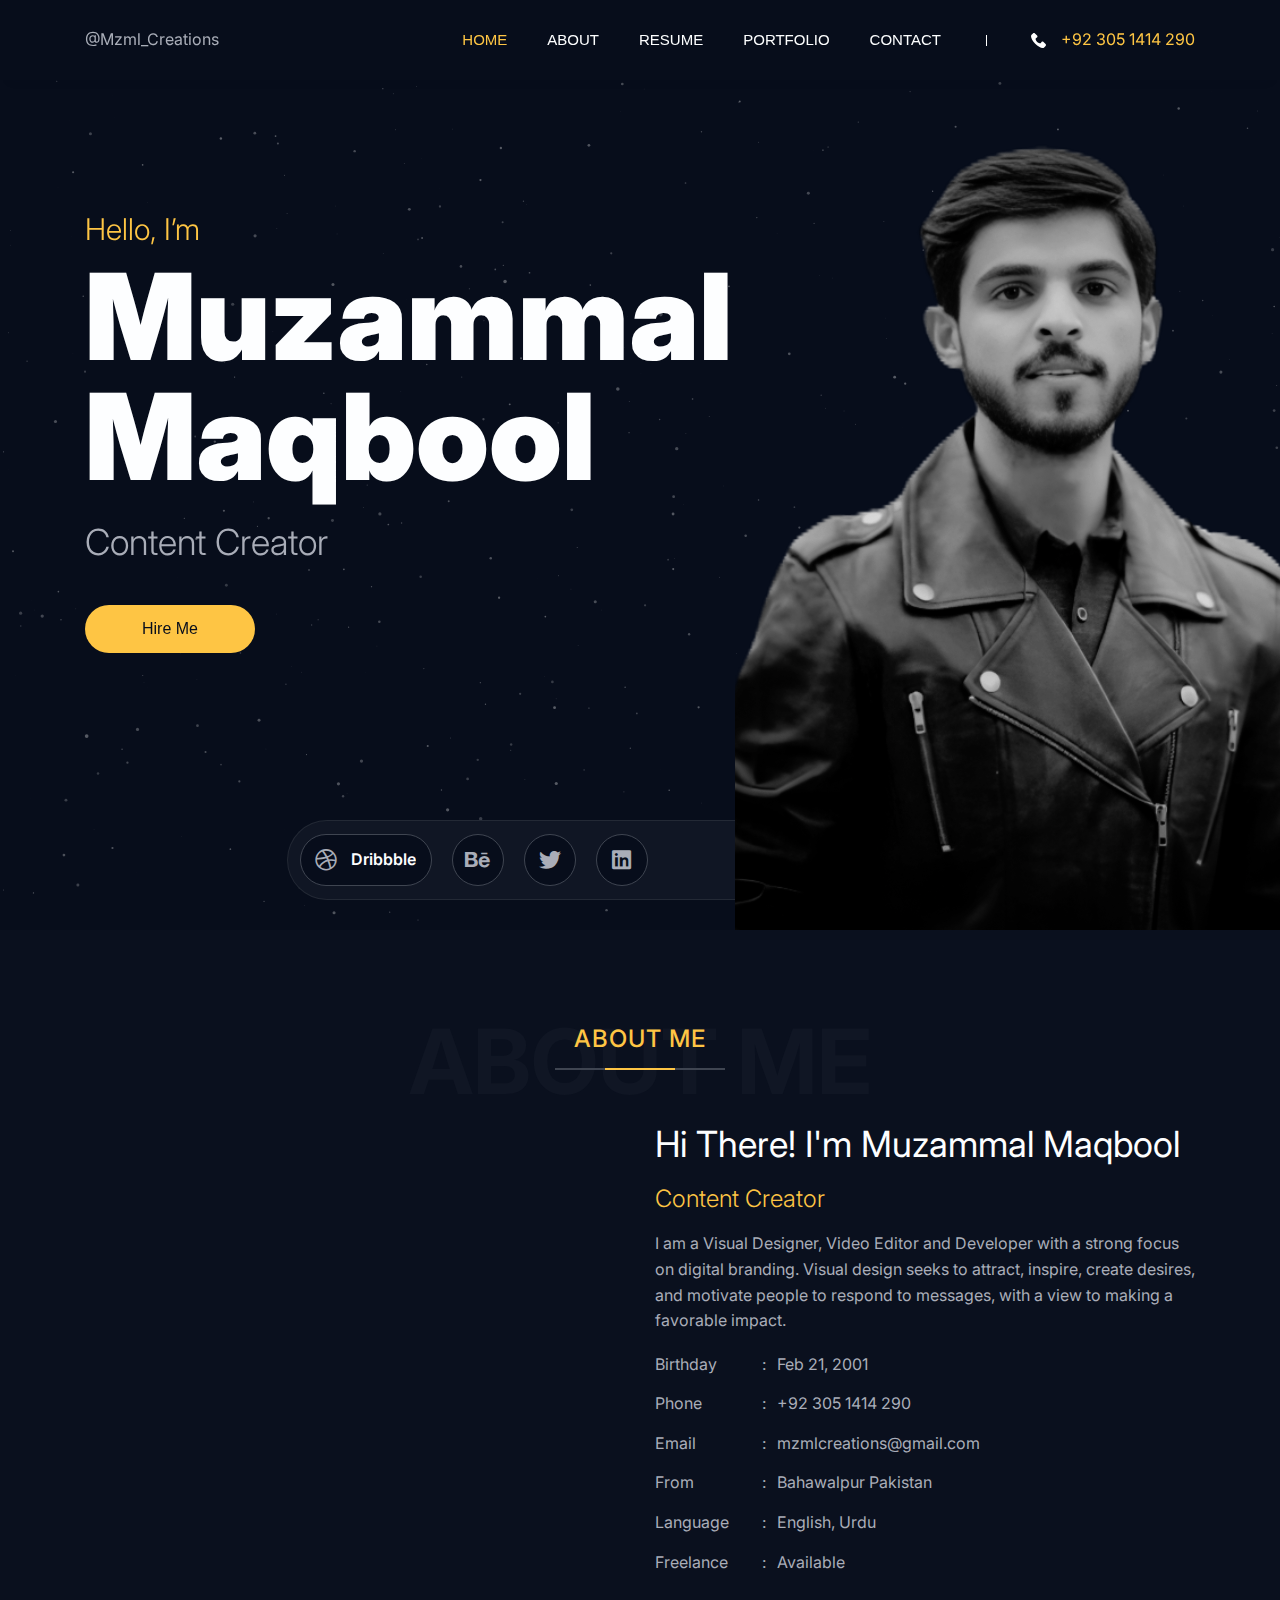
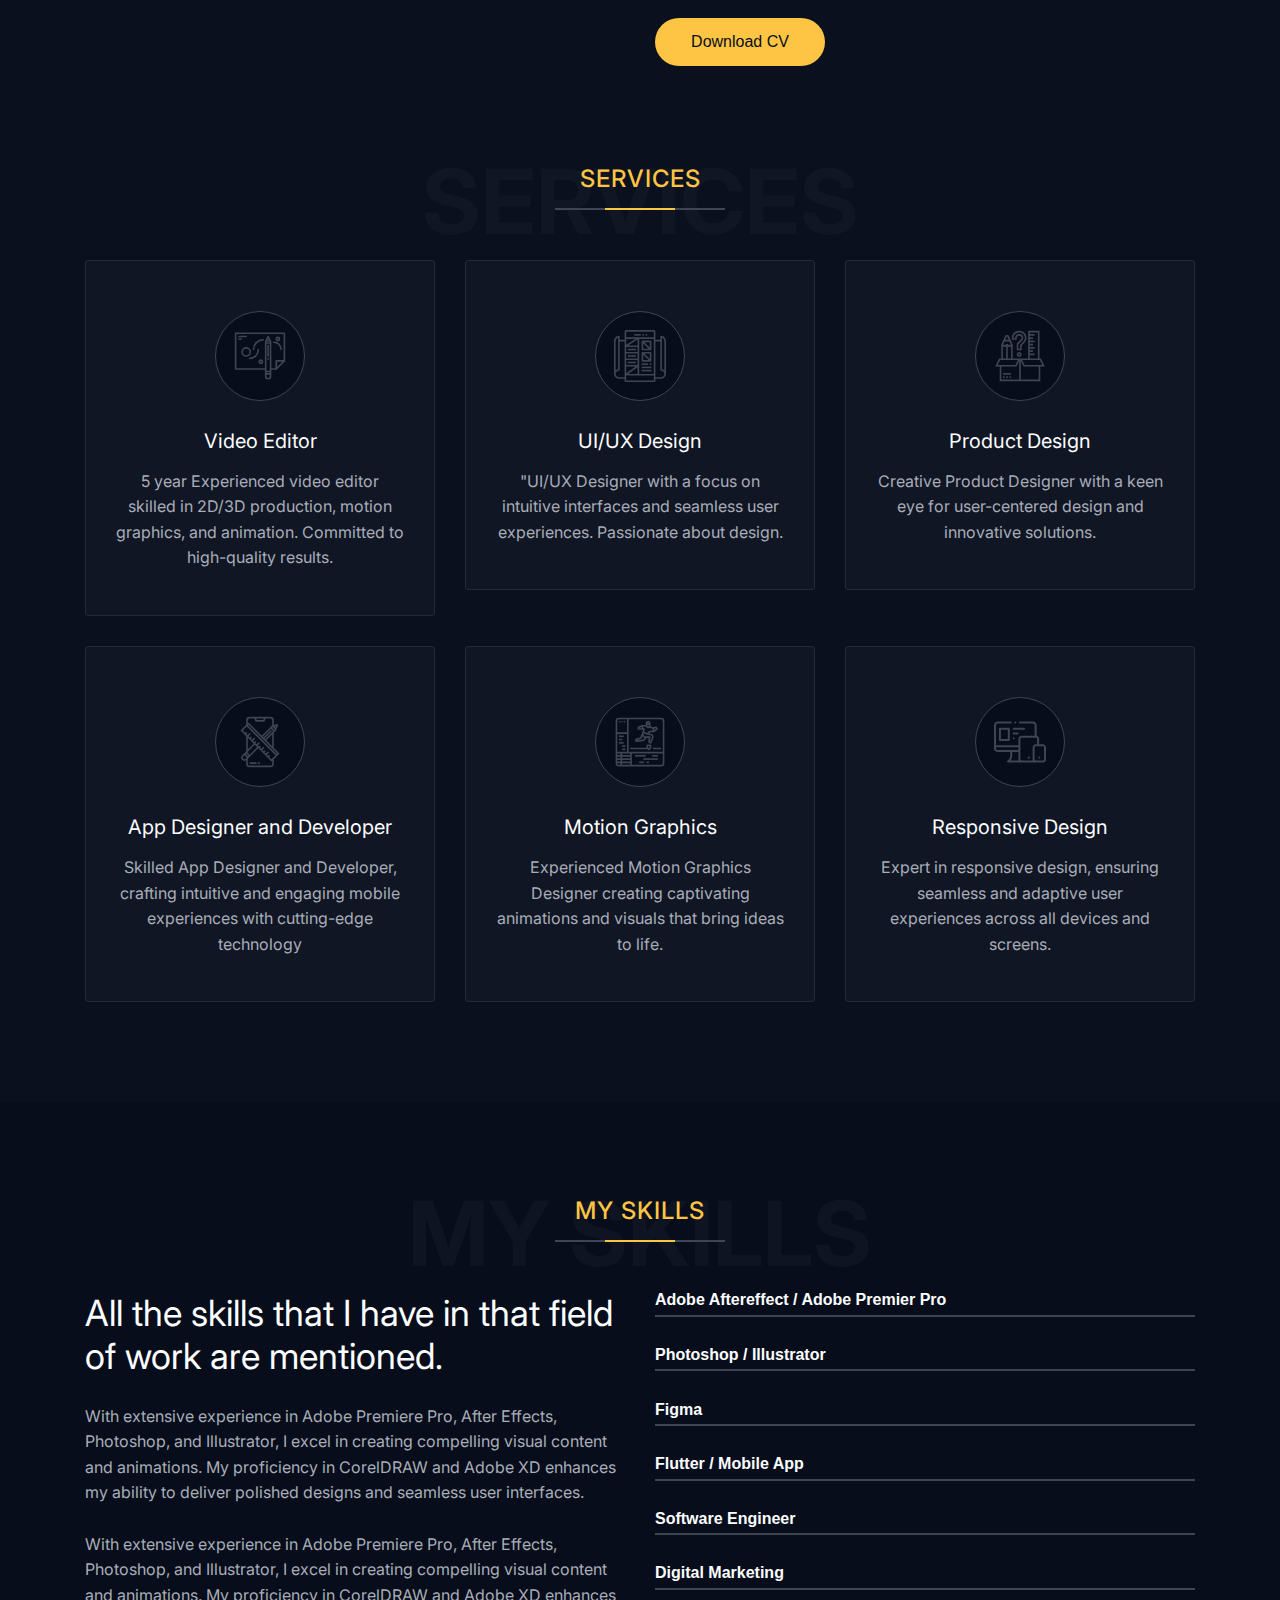
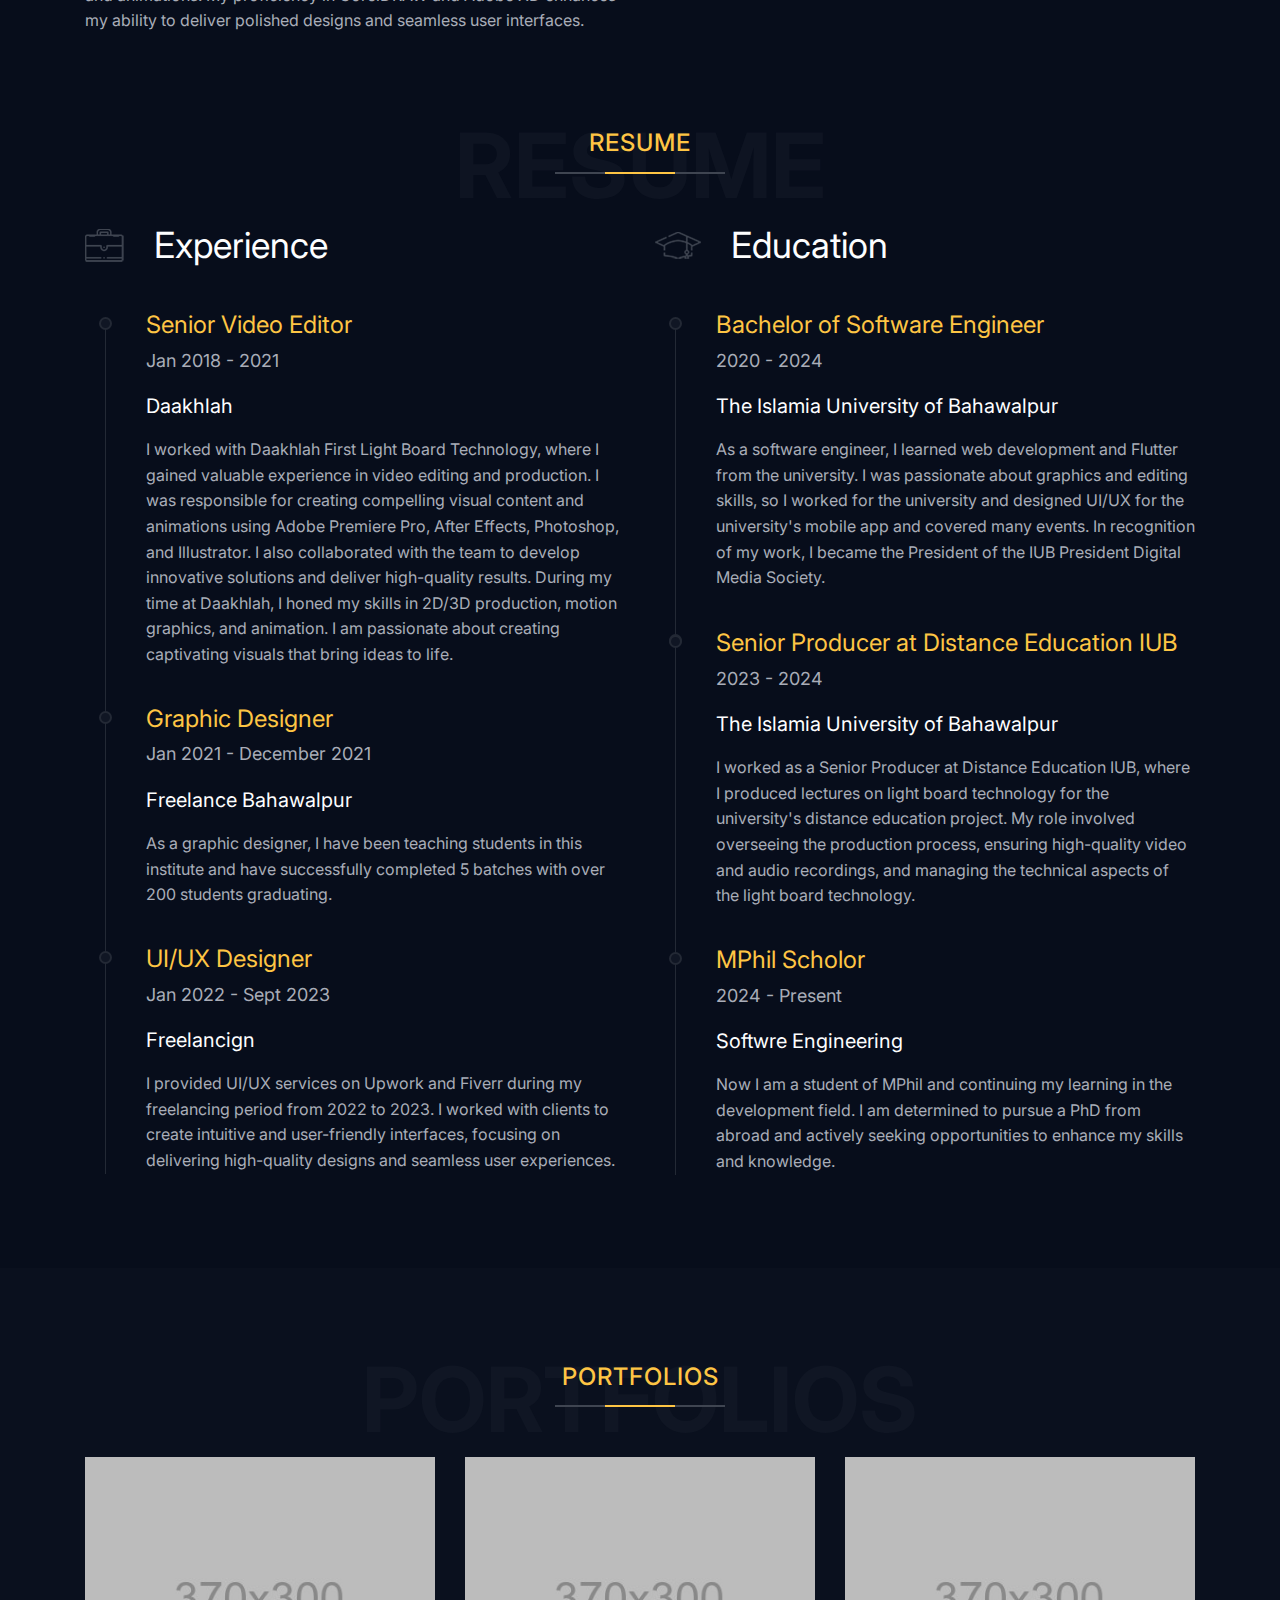
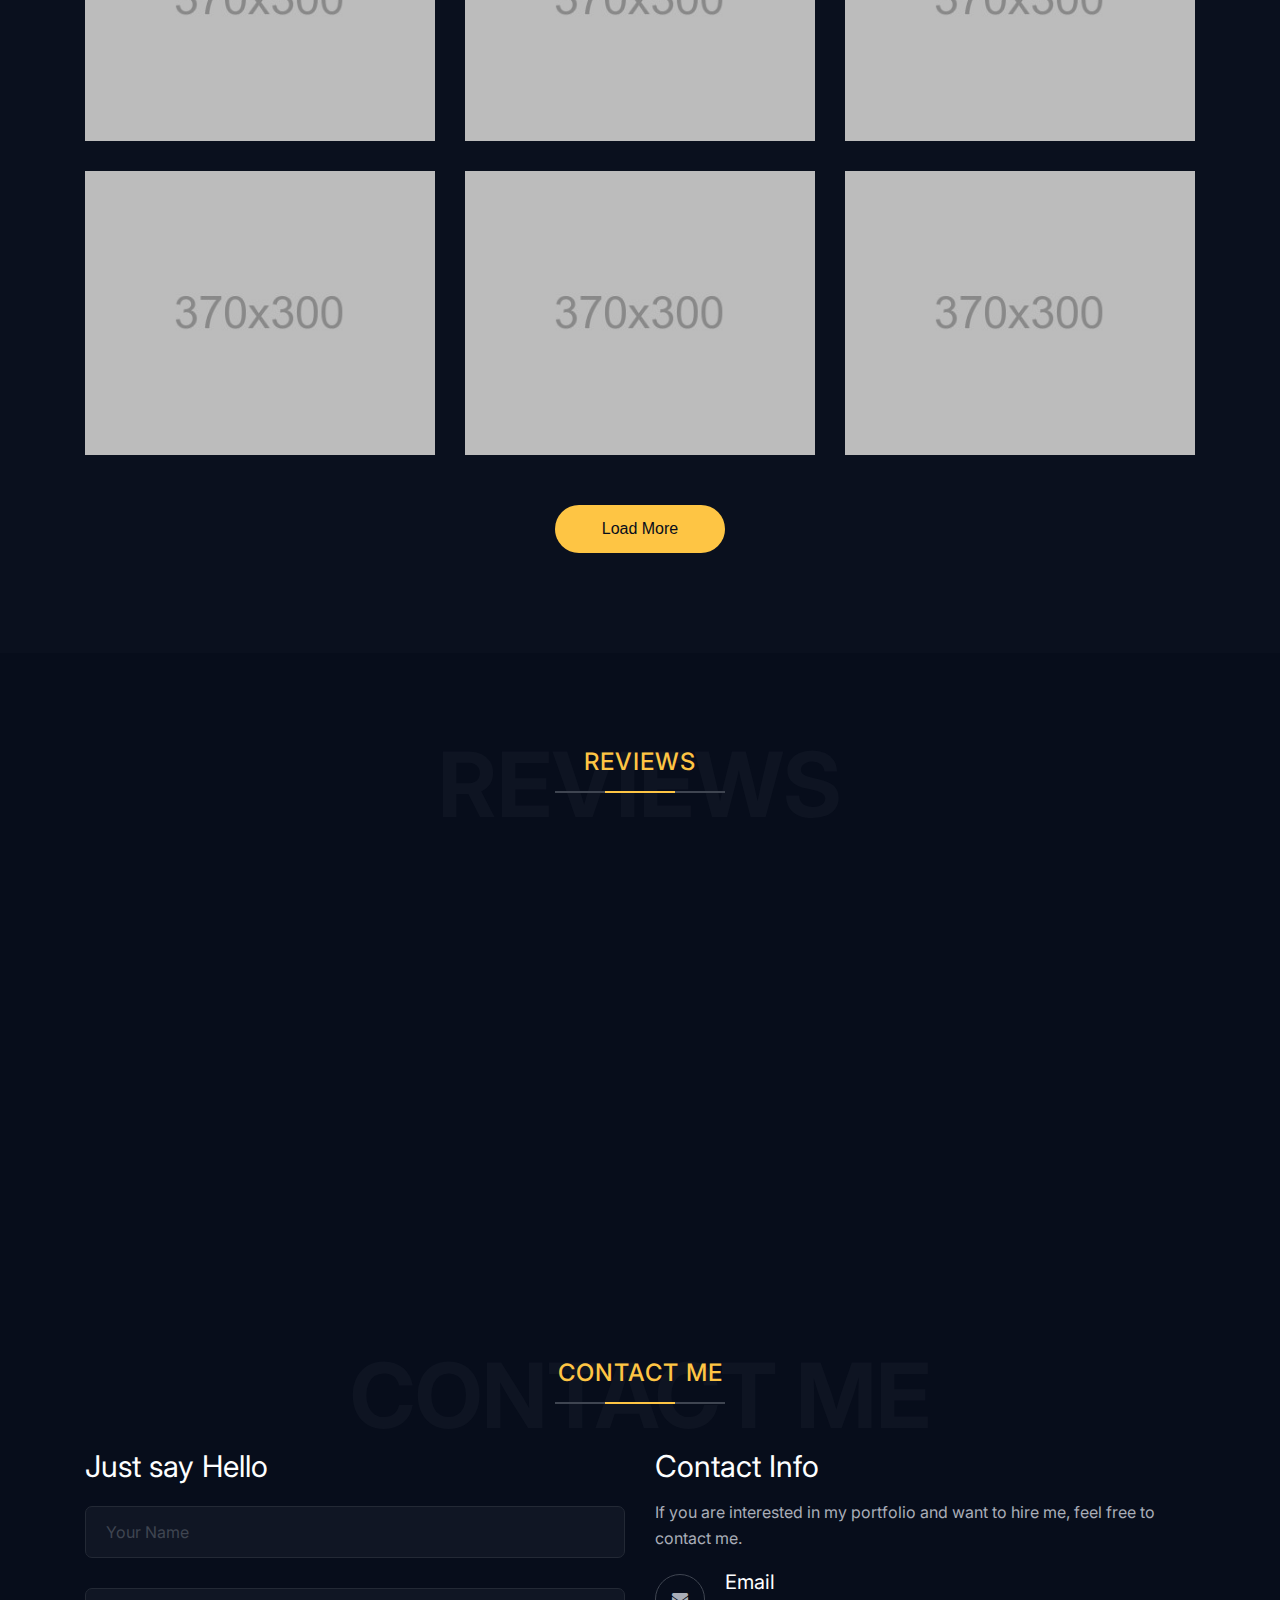
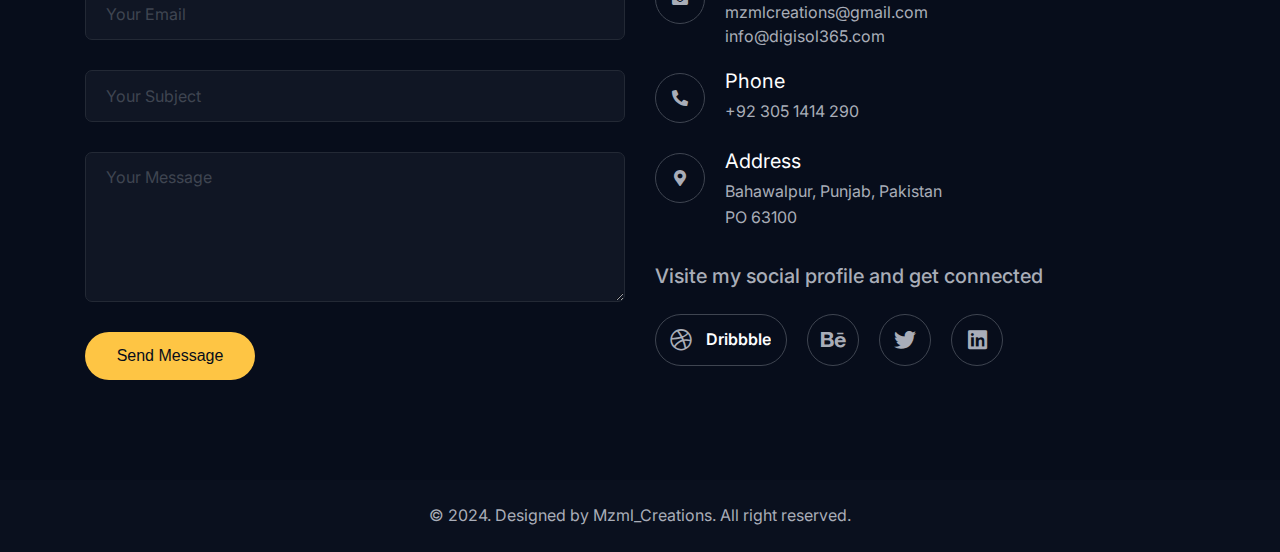
<file: index.html>
<!DOCTYPE html>
<html class="no-js" lang="en">

<head>
  <!-- Meta Tags -->
  <meta charset="utf-8">
  <meta http-equiv="x-ua-compatible" content="ie=edge">
  <meta name="viewport" content="width=device-width, initial-scale=1">
  <meta name="author" content="Laralink">
  <!-- Page Title -->
  <title>Muzammal Maqbool</title>
  <!-- Favicon Icon -->
  <link rel="icon" href="assets/img/favicon.png" />
  <!-- Stylesheets -->
  <link rel="stylesheet" href="assets/css/bootstrap.min.css" />
  <link rel="stylesheet" href="assets/css/fontawesome.css" />
  <link rel="stylesheet" href="assets/css/slick.css" />
  <link rel="stylesheet" href="assets/css/lightgallery.min.css" />
  <link rel="stylesheet" href="assets/css/animate.css" />
  <link rel="stylesheet" href="assets/css/style.css" />
</head>

<body id="home">
  <!-- Start Header Section -->
  <header class="st-site-header st-style1 st-sticky-header">
    <div class="st-main-header">
      <div class="container">
        <div class="st-main-header-in">
          <div class="st-main-header-left">
            <a class="st-site-branding" href="index.html">
            @Mzml_Creations  
              <!-- <img src="assets/img/logo.png" alt="Davis"> -->
            </a>
          </div>
          <div class="st-main-header-right">
            <div class="st-nav">
              <ul class="st-nav-list st-onepage-nav">
                <li><a href="#home" class="st-smooth-move">Home</a></li>
                <li><a href="#about" class="st-smooth-move">About</a></li>
                <li><a href="#resume" class="st-smooth-move">Resume</a></li>
                <li><a href="#portfolio" class="st-smooth-move">Portfolio</a></li>
                <!-- <li><a href="#blog" class="st-smooth-move">Blog</a></li> -->
                <li><a href="#contact" class="st-smooth-move">Contact</a></li>
              </ul>
              <div class="sp-phone">
                <svg viewBox="0 0 513.64 513.64">
                  <g>
                    <g>
                      <path d="M499.66,376.96l-71.68-71.68c-25.6-25.6-69.12-15.359-79.36,17.92c-7.68,23.041-33.28,35.841-56.32,30.72c-51.2-12.8-120.32-79.36-133.12-133.12c-7.68-23.041,7.68-48.641,30.72-56.32c33.28-10.24,43.52-53.76,17.92-79.36l-71.68-71.68c-20.48-17.92-51.2-17.92-69.12,0l-48.64,48.64c-48.64,51.2,5.12,186.88,125.44,307.2c120.32,120.32,256,176.641,307.2,125.44l48.64-48.64C517.581,425.6,517.581,394.88,499.66,376.96z" />
                    </g>
                  </g>
                </svg>
                <div class="sp-phone-no">+92 305 1414 290</div>
              </div>
            </div>
          </div>
        </div>
      </div>
    </div>
  </header>
  <!-- End Header Section -->

  <!-- Start Hero Seciton -->
  <div class="st-height-b80 st-height-lg-b80"></div>
  <section class="st-hero-wrap st-parallax">
    <div class="st-hero st-style1 st-ripple-version">
      <div class="container">
        <div class="st-hero-text">
          <h3>Hello, I’m</h3>
          <h1>Muzammal <br>Maqbool
          </h1>
          <h2>Content Creator</h2>
          <div class="st-hero-btn">
            <a href="#contact" class="st-btn st-style1 st-color1 st-smooth-move">Hire me</a>
          </div>
        </div>
      </div>
    </div>
    <!-- Hero Image - Social Link Group -->
    <div class="st-hero-img st-to-right">
      <img class="wow fadeInRight" src="assets/img/section/1.png" alt="Hero">
      <div class="st-social-group wow fadeInLeft">
        <div class="st-social-link">
          <a href="https://dribbble.com/Muzammalmaqbool" blank class="st-social-btn active">
            <span class="st-social-icon"><i class="fab fa-dribbble"></i></span>
            <span class="st-icon-name">Dribbble</span>
          </a>
          <a href="https://www.behance.net/Muzammal_Maqbool" blank class="st-social-btn">
            <span class="st-social-icon"><i class="fab fa-behance"></i></span>
            <span class="st-icon-name">Behance</span>
          </a>
          <a href="https://x.com/MzmlCreations" blank class="st-social-btn"> 
            <span class="st-social-icon"><i class="fab fa-twitter"></i></span>
            <span class="st-icon-name">Twitter</span>
          </a>
          <a href="https://www.linkedin.com/in/muzammalmaqbool/" blank class="st-social-btn"> 
            <span class="st-social-icon"><i class="fab fa-linkedin"></i></span> 
            <span class="st-icon-name">LinkedIn</span>
          </a>
        </div>
      </div>
    </div> 
    <div id="particles-js"></div>
  </section>
  <!-- End Hero Seciton -->

  <!-- Start About Seciton -->
  <section id="about" class="st-about-wrap">
    <div class="st-height-b100 st-height-lg-b80"></div>
    <div class="container">
      <div class="st-section-heading st-style1">
        <h4 class="st-section-heading-title">ABOUT ME</h4>
        <h2 class="st-section-heading-subtitle">ABOUT ME</h2>
      </div>
      <div class="st-height-b25 st-height-lg-b25"></div>
    </div>
    <div class="container">
      <div class="row">
        <div class="col-lg-6 wow fadeInLeft">
          <div class="st-about-img-wrap">
            <div class="st-about-img st-dynamic-bg st-bg" data-src="assets/img/section/3.png"></div>
          </div>
          <div class="st-height-b0 st-height-lg-b30"></div>
        </div>
        <div class="col-lg-6">
          <div class="st-vertical-middle">
            <div class="st-vertical-middle-in">
              <div class="st-text-block st-style1">
                <h2 class="st-text-block-title">Hi There! I'm Muzammal Maqbool</h2>
                <h4 class="st-text-block-subtitle">Content Creator</h4>
                <div class="st-text-block-text">
                  <p>I am a Visual Designer, Video Editor and Developer with a strong focus on digital branding. Visual design seeks to attract, inspire, create desires, and motivate people to respond to messages, with a view to making a favorable impact.</p>
                </div>
                <ul class="st-text-block-details st-mp0">
                  <li><span>Birthday</span> : <span>Feb 21, 2001</span></li>
                  <li><span>Phone</span> : <span>+92 305 1414 290</span></li>
                  <li><span>Email</span> : <span>mzmlcreations@gmail.com</span></li>
                  <li><span>From</span> : <span>Bahawalpur Pakistan</span></li>
                  <li><span>Language</span> : <span>English, Urdu</span></li>
                  <li><span>Freelance</span> : <span>Available</span></li>
                </ul>
                <div class="st-text-block-btn">
                  <a href="#" class="st-btn st-style1 st-color1">Download CV</a>
                </div>
              </div>
            </div>
          </div>
        </div>
      </div>
    </div>
  </section>
  <!-- End About Seciton -->

  <!-- Start Service Seciton -->
  <section>
    <div class="st-height-b100 st-height-lg-b80"></div>
    <div class="container">
      <div class="st-section-heading st-style1">
        <h4 class="st-section-heading-title">SERVICES</h4>
        <h2 class="st-section-heading-subtitle">SERVICES</h2>
      </div>
      <div class="st-height-b25 st-height-lg-b25"></div>
    </div>

    <!-- Iconbox Container -->

    <div class="container">
      <div class="row">
        <div class="col-lg-4 col-md-6">
            <div class="st-iconbox st-style1">
            <div class="st-iconbox-icon">
              <svg viewBox="0 0 512 512">
                <g>
                  <path d="m336 144a8 8 0 0 0 -8 8v104a8 8 0 0 0 16 0v-104a8 8 0 0 0 -8-8z" />
                  <path d="m336 272a8 8 0 0 0 -8 8v8a8 8 0 0 0 16 0v-8a8 8 0 0 0 -8-8z" />
                  <path
                    d="m496 24h-480a8 8 0 0 0 -8 8v352a8 8 0 0 0 8 8h288v64a32 32 0 0 0 64 0v-64h48a8.008 8.008 0 0 0 5.66-2.34l80-80a8.008 8.008 0 0 0 2.34-5.66v-272a8 8 0 0 0 -8-8zm-144 432a16 16 0 0 1 -32 0v-16h32zm0-32h-32v-8h32zm0-24h-32v-264h32zm0-280h-32v-6.11l.94-1.89h30.12l.94 1.89zm-23.06-24 7.06-14.11 7.06 14.11zm95.06 268.69v-52.69h52.69zm64-68.69h-72a8 8 0 0 0 -8 8v72h-40v-264a8.081 8.081 0 0 0 -.84-3.58l-24-48a8.009 8.009 0 0 0 -14.32 0l-24 48a8.081 8.081 0 0 0 -.84 3.58v264h-280v-336h464z" />
                  <path d="m48 72h72a8 8 0 0 0 0-16h-72a8 8 0 0 0 0 16z" />
                  <path d="m80 88a8 8 0 0 0 -8-8h-24a8 8 0 0 0 0 16h24a8 8 0 0 0 8-8z" />
                  <path
                    d="m288 88a104.118 104.118 0 0 0 -104 104 8 8 0 0 0 16 0 88.1 88.1 0 0 1 88-88 8 8 0 0 0 0-16z" />
                  <path
                    d="m240 184a8 8 0 0 0 -8 8 80.091 80.091 0 0 1 -80 80 8 8 0 0 0 0 16 96.108 96.108 0 0 0 96-96 8 8 0 0 0 -8-8z" />
                  <path
                    d="m456 192a8 8 0 0 0 16 0 80.091 80.091 0 0 0 -80-80 8 8 0 0 0 0 16 64.072 64.072 0 0 1 64 64z" />
                  <path
                    d="m168 216a48 48 0 1 0 -48 48 48.053 48.053 0 0 0 48-48zm-48 32a32 32 0 1 1 32-32 32.036 32.036 0 0 1 -32 32z" />
                  <path
                    d="m264 288a24 24 0 1 0 24 24 24.028 24.028 0 0 0 -24-24zm0 32a8 8 0 1 1 8-8 8.009 8.009 0 0 1 -8 8z" />
                  <path
                    d="m432 112a24 24 0 1 0 -24-24 24.028 24.028 0 0 0 24 24zm0-32a8 8 0 1 1 -8 8 8.009 8.009 0 0 1 8-8z" />
                </g>
              </svg>
            </div>
            <h2 class="st-iconbox-title">Video Editor</h2>
            <div class="st-iconbox-text">5 year Experienced video editor skilled in 2D/3D production, motion graphics, and animation. Committed to high-quality results.</div>
          </div>
          <div class="st-height-b30 st-height-lg-b30"></div>
        </div><!-- .col -->
        <div class="col-lg-4 col-md-6">
          <div class="st-iconbox st-style1">
            <div class="st-iconbox-icon">
              <svg viewBox="0 0 512 512">
                <g>
                  <g>
                    <path d="M360,104h-80c-4.418,0-8,3.582-8,8v80c0,4.418,3.582,8,8,8h80c4.418,0,8-3.582,8-8v-80C368,107.582,364.418,104,360,104z
                  M288,184v-52.693L340.693,184H288z M352,172.68L299.32,120H352V172.68z" />
                  </g>
                </g>
                <g>
                  <g>
                    <path d="M360,216h-80c-4.418,0-8,3.582-8,8v80c0,4.418,3.582,8,8,8h80c4.418,0,8-3.582,8-8v-80C368,219.582,364.418,216,360,216z
                  M288,296v-52.685L340.685,296H288z M352,284.688L299.312,232H352V284.688z" />
                  </g>
                </g>
                <g>
                  <g>
                    <rect x="272" y="328" width="64" height="16" />
                  </g>
                </g>
                <g>
                  <g>
                    <rect x="352" y="328" width="16" height="16" />
                  </g>
                </g>
                <g>
                  <g>
                    <rect x="272" y="360" width="96" height="16" />
                  </g>
                </g>
                <g>
                  <g>
                    <rect x="272" y="392" width="96" height="16" />
                  </g>
                </g>
                <g>
                  <g>
                    <rect x="136" y="184" width="80" height="16" />
                  </g>
                </g>
                <g>
                  <g>
                    <rect x="136" y="248" width="80" height="16" />
                  </g>
                </g>
                <g>
                  <g>
                    <rect x="136" y="312" width="80" height="16" />
                  </g>
                </g>
                <g>
                  <g>
                    <path d="M464,56c-4.418,0-8,3.582-8,8v32h-48V16c0-8.837-7.163-16-16-16H120c-8.837,0-16,7.163-16,16v80H56V64
                 c0-4.418-3.582-8-8-8c-0.48,0-48,0.728-48,64v312c0,30.504,30.4,44.632,46.4,47.84c0.526,0.111,1.062,0.165,1.6,0.16h56v16
                 c0,8.837,7.163,16,16,16h272c8.837,0,16-7.163,16-16v-16h56c0.538,0.005,1.074-0.049,1.6-0.16c16-3.208,46.4-17.336,46.4-47.84
                 V120C512,56.728,464.48,56,464,56z M16,120c0-32.64,14.4-43.088,24-46.4v312.232c-8.773,2.722-16.927,7.139-24,13V120z M104,464
                 H48.88C44.104,462.856,16,455.128,16,432c0-24.96,32.248-31.88,33.6-32.16c3.725-0.76,6.401-4.038,6.4-7.84V112h48V464z M120,88
                 h92.12L120,145.543V88z M232,94.447V152h-92.136L232,94.447z M120,168h112v48H120V168z M120,232h112v48H120V232z M120,296h112v48
                 H120V296z M120,360h94.186L120,424.724V360z M232,367.172V432h-94.337L232,367.172z M392,496H120v-48h272V496z M392,432H248V88
                 h144V432z M392,72H120V16h272V72z M463.136,464H408V112h48v280c-0.001,3.802,2.675,7.08,6.4,7.84
                 c0.368,0.072,33.6,7.008,33.6,32.16C496,455.256,468.072,462.84,463.136,464z M496,398.832c-7.073-5.861-15.227-10.278-24-13V73.6
                 c9.496,3.32,24,13.776,24,46.4V398.832z" />
                  </g>
                </g>
                <g>
                  <g>
                    <rect x="200" y="40" width="64" height="16" />
                  </g>
                </g>
                <g>
                  <g>
                    <rect x="280" y="40" width="16" height="16" />
                  </g>
                </g>
                <g>
                  <g>
                    <rect x="312" y="40" width="16" height="16" />
                  </g>
                </g>
              </svg>
            </div>
            <h2 class="st-iconbox-title">UI/UX Design</h2>
            <div class="st-iconbox-text">"UI/UX Designer with a focus on intuitive interfaces and seamless user experiences. Passionate about design.</div>
          </div>
          <div class="st-height-b30 st-height-lg-b30"></div>
        </div><!-- .col -->
        <div class="col-lg-4 col-md-6">
          <div class="st-iconbox st-style1">
            <div class="st-iconbox-icon">
              <svg viewBox="0 0 64 64">
                <path
                  d="m62.618 45-5-10h-1.618v-34h-14v34h-19v-17.217l-4.676-10.286c-.413-.909-1.325-1.497-2.324-1.497s-1.911.588-2.324 1.496l-4.676 10.287v17.217h-2.618l-5 10h5.618v18h50v-18zm-18.618-14h6v-2h-6v-2h4v-2h-4v-2h6v-2h-6v-2h4v-2h-4v-2h6v-2h-6v-2h4v-2h-4v-2h6v-2h-6v-2h10v32h-10zm12.382 6 3 6h-21.764l-3-6zm-39.387-2v-15.132l2.002 1.333 2.003-1.334v15.133zm3.743-17.361-1.741 1.159-3.002-2.001-2.998 2-1.735-1.158 1.654-3.639h6.167zm-5.242-9.316c.18-.393.828-.394 1.008.001l1.67 3.676h-4.349zm-4.496 11.547 1.997 1.333 1.998-1.333v15.13h-3.995zm-3.382 17.13h21.764l-3 6h-21.764zm1.382 8h18.618l3.382-6.764v22.764h-22zm46 16h-22v-22.764l3.382 6.764h18.618z" />
                <path d="m19 57h2v2h-2z" />
                <path d="m11 57h2v2h-2z" />
                <path d="m15 57h2v2h-2z" />
                <path d="m11 53h10v2h-10z" />
                <path
                  d="m28 9.657c0-1.465 1.192-2.657 2.657-2.657h.686c1.465 0 2.657 1.192 2.657 2.657 0 .709-.276 1.376-.778 1.879l-5.222 5.222v8.242h6v-5.758l3.464-3.464c1.636-1.635 2.536-3.809 2.536-6.121 0-4.773-3.884-8.657-8.657-8.657h-.686c-4.773 0-8.657 3.884-8.657 8.657v2.343h6zm-2 0v.343h-2v-.343c0-3.671 2.986-6.657 6.657-6.657h.686c3.671 0 6.657 2.986 6.657 6.657 0 1.777-.692 3.449-1.95 4.707l-4.05 4.05v4.586h-2v-5.414l4.637-4.636c.879-.881 1.363-2.051 1.363-3.293 0-2.568-2.089-4.657-4.657-4.657h-.686c-2.568 0-4.657 2.089-4.657 4.657z" />
                <path
                  d="m28 30c0 1.654 1.346 3 3 3s3-1.346 3-3-1.346-3-3-3-3 1.346-3 3zm4 0c0 .552-.448 1-1 1s-1-.448-1-1 .448-1 1-1 1 .448 1 1z" />
              </svg>
            </div>
            <h2 class="st-iconbox-title">Product Design</h2>
            <div class="st-iconbox-text">Creative Product Designer with a keen eye for user-centered design and innovative solutions.</div>
          </div>
          <div class="st-height-b30 st-height-lg-b30"></div>
        </div><!-- .col -->
        <div class="col-lg-4 col-md-6">
          <div class="st-iconbox st-style1">
            <div class="st-iconbox-icon">
              <svg viewBox="0 0 512 512">
                <g>
                  <path d="M216,456H160a8,8,0,0,0,0,16h56a8,8,0,0,0,0-16Z" />
                  <path d="M248,456h-8a8,8,0,0,0,0,16h8a8,8,0,0,0,0-16Z" />
                  <path
                    d="M442.68,363.48,392,312.8V165.27l22.4-22.4a7.953,7.953,0,0,0,1.93-3.13L433.3,88.82A8,8,0,0,0,423.18,78.7L392,89.09V40A32.042,32.042,0,0,0,360,8H152a32.042,32.042,0,0,0-32,32V86.53L69.32,137.21a8,8,0,0,0,0,11.31L120,199.2V346.74L80.63,386.11A32.005,32.005,0,0,0,120,436.01V472a32.042,32.042,0,0,0,32,32H360a32.042,32.042,0,0,0,32-32V425.47l50.68-50.68A8,8,0,0,0,442.68,363.48ZM413.06,98.94l-4.99,14.97-9.98-9.98Zm-31.95,10.64,21.31,21.31-.67,2-4.32,4.32-22.64-22.64,4.32-4.32ZM306.92,227.72l-5.66-5.66,67.88-67.88a8,8,0,1,0-11.32-11.32l-67.88,67.88-5.66-5.65,79.2-79.2,22.63,22.64-7.74,7.74-.05.05ZM376,181.27V296.8l-57.76-57.76ZM293.44,24l-4.5,16H222.25l-4-16ZM136,40a16.021,16.021,0,0,1,16-16h49.75l6.49,25.94A8,8,0,0,0,216,56h79a8,8,0,0,0,7.7-5.83L310.06,24H360a16.021,16.021,0,0,1,16,16V94.42l-3.74,1.25a7.953,7.953,0,0,0-3.13,1.93l-96.16,96.17L148.52,69.32a8,8,0,0,0-11.31,0L136,70.53ZM114.59,420.05a16.005,16.005,0,1,1-22.64-22.63l11.31-11.32,22.64,22.64Zm-.01-45.26,5.66-5.65,22.62,22.62-5.65,5.66Zm90.51-90.5,22.63,22.63-73.54,73.54-22.63-22.64ZM136,330.74V215.2l57.77,57.77ZM376,472a16.021,16.021,0,0,1-16,16H152a16.021,16.021,0,0,1-16-16V421.26L239.04,318.24,363.48,442.68a8,8,0,0,0,11.31,0l1.21-1.21Zm-6.86-46.29-22.63-22.63,5.66-5.66a8,8,0,0,0-11.32-11.31l-5.65,5.65-11.32-11.31,16.97-16.97a8,8,0,0,0-11.31-11.31l-16.97,16.97-11.32-11.32,5.66-5.65a8,8,0,0,0-11.31-11.32l-5.66,5.66L278.63,335.2l16.97-16.97a8,8,0,0,0-11.32-11.32l-16.97,16.97L256,312.57l5.66-5.66a8,8,0,1,0-11.32-11.31l-5.65,5.65a.035.035,0,0,1-.02-.01l-11.3-11.3,16.97-16.97a8,8,0,0,0-11.31-11.31l-16.97,16.97-11.29-11.29c-.01-.01-.01-.02-.02-.03l5.65-5.65a8,8,0,1,0-11.31-11.32L199.43,256l-11.31-11.31,16.97-16.97a8,8,0,0,0-11.32-11.32L176.8,233.37l-11.31-11.31,5.66-5.66a8,8,0,0,0-11.32-11.31l-5.65,5.66-11.32-11.32,16.97-16.97a8,8,0,0,0-11.31-11.31l-16.97,16.97L120.24,176.8l5.65-5.65a8,8,0,0,0-11.31-11.32l-5.66,5.66L86.29,142.86l39.6-39.59L408.73,386.11Zm50.91-50.92L137.21,91.95l5.65-5.66L267.29,210.72c.01.01.01.02.02.03s.02.01.03.02l16.93,16.94c.01,0,.01,0,.01.01s.01,0,.01.01l16.95,16.94c.01.01.01.02.02.03s.02.01.03.02l77.02,77.02a.234.234,0,0,0,.07.07l47.33,47.33Z" />
                </g>
              </svg>
            </div>
            <h2 class="st-iconbox-title">App Designer and Developer</h2>
            <div class="st-iconbox-text">Skilled App Designer and Developer, crafting intuitive and engaging mobile experiences with cutting-edge technology</div>
          </div>
          <div class="st-height-b0 st-height-lg-b30"></div>
        </div><!-- .col -->
        <div class="col-lg-4 col-md-6">
          <div class="st-iconbox st-style1">
            <div class="st-iconbox-icon">
              <svg viewBox="0 0 512 512">
                <path
                  d="m48 496h416a32.036 32.036 0 0 0 32-32v-416a32.036 32.036 0 0 0 -32-32h-416a32.036 32.036 0 0 0 -32 32v416a32.036 32.036 0 0 0 32 32zm-16-32h32v16h-16a16.01833 16.01833 0 0 1 -16-16zm128-48h-80v-16h80zm0 16v16h-80v-16zm0 32v16h-80v-16zm0-80h-80v-16h80zm-32-32h-96v-176h96zm-64 16v16h-32v-16zm0 32v16h-32v-16zm0 32v16h-32v-16zm400 48h-288v-112h304v96a16.01833 16.01833 0 0 1 -16 16zm16-432v304h-336v-320h320a16.01833 16.01833 0 0 1 16 16zm-432-16h80v128h-96v-112a16.01833 16.01833 0 0 1 16-16z" />
                <path d="m208 384h104v16h-104z" />
                <path d="m288 416h144v16h-144z" />
                <path d="m248 448h48v16h-48z" />
                <path d="m320 448h24v16h-24z" />
                <path d="m376 384h56v16h-56z" />
                <circle cx="56" cy="56" r="8" />
                <circle cx="80" cy="56" r="8" />
                <circle cx="104" cy="56" r="8" />
                <path d="m384 312h80v16h-80z" />
                <path
                  d="m332.68652 328 5.65674 5.65674a7.99945 7.99945 0 0 0 11.31348 0l16-16a7.99877 7.99877 0 0 0 2.34326-5.65674v-24a7.99977 7.99977 0 0 0 -8-8h-32a7.99977 7.99977 0 0 0 -8 8v24h-160v16zm3.31348-32h16v12.68652l-8 8-8-8z" />
                <path d="m48 192h48v16h-48z" />
                <path d="m48 224h32v16h-32z" />
                <path d="m48 256h48v16h-48z" />
                <path d="m80 288h32v16h-32z" />
                <path d="m80 320h32v16h-32z" />
                <path
                  d="m210.66455 253.96094a8.00168 8.00168 0 0 0 6.21875 1.99023l72-8a7.99845 7.99845 0 0 0 4.77344-2.29443l29.65674-29.65674h19.24267l-6.44726 38.68457a7.99969 7.99969 0 0 0 4.31347 8.4707l16 8a8 8 0 0 0 10.93067-4.0039l20.14258-46.99951a33.75475 33.75475 0 0 0 -25.47608-46.59229l-17.37036-2.895 10.66483-10.66457h36.686a7.99948 7.99948 0 0 0 4.7998-1.6001l32-24a7.9996 7.9996 0 0 0 2.35547-9.97754l-8-16a7.99877 7.99877 0 0 0 -9.0957-4.18359l-29.49023 7.37256-25.2182-10.08716a23.96392 23.96392 0 0 0 .64886-5.52417v-27.05566a20.94358 20.94358 0 0 0 -30.31055-18.73291l-13.26709 6.6333a7.99924 7.99924 0 0 0 -4.42236 7.15527v24h-32a8.00164 8.00164 0 0 0 -2.97119.57227l-40 16a7.99975 7.99975 0 0 0 -5.02881 7.42773v16a7.99977 7.99977 0 0 0 8 8h45.75391l-5.36005 21.43921-22.33186 52.10718-44.5918 14.86425a8.00011 8.00011 0 0 0 -5.4702 7.58936v16a8.00089 8.00089 0 0 0 2.66455 5.96094zm162.64945-52.72022a17.73543 17.73543 0 0 1 -.52441 12.60791l-16.80078 39.20166-3.12647-1.56347 7.02881-42.17139a8.00034 8.00034 0 0 0 -7.89115-9.31543h-40.92871a20.1611 20.1611 0 0 1 -19.12647-26.53662l.96155-2.88464 32.12244 12.849a7.986 7.986 0 0 0 1.65729.45722l-.001.00616 32.7041 5.45069a17.7145 17.7145 0 0 1 13.9248 11.89891zm-21.314-57.24072a7.99877 7.99877 0 0 0 -5.65674 2.34326l-20.27 20.26953-28.61865-11.44726 6.30664-25.2251a8.0001 8.0001 0 0 0 -7.76125-9.94043h-8v-16h25.3761a23.97964 23.97964 0 0 0 37.033 11.17987l26.82165 10.72864 4.52291 18.09149zm-8-48a8 8 0 0 1 -16 0v-8h16zm69.85889 29.606-17.01984 12.76489-3.13751-12.55 18.01282-4.50348zm-77.01319-61.084a4.94339 4.94339 0 0 1 7.1543 4.42234v3.05566h-16v-3.05566zm-88.8457 52.8945 24-9.60022v12.18372h-24zm-24 120.34961 42.52979-14.17675a7.99955 7.99955 0 0 0 4.82324-4.438l8.81164-20.56055c.26654.43829.53235.877.81873 1.30664a36.07631 36.07631 0 0 0 20.894 14.91168l-17.54974 17.54975-60.32766 6.70312z" />
              </svg>
            </div>
            <h2 class="st-iconbox-title">Motion Graphics</h2>
            <div class="st-iconbox-text">Experienced Motion Graphics Designer creating captivating animations and visuals that bring ideas to life.</div>
          </div>
          <div class="st-height-b0 st-height-lg-b30"></div>
        </div><!-- .col -->
        <div class="col-lg-4 col-md-6">
          <div class="st-iconbox st-style1">
            <div class="st-iconbox-icon">
              <svg viewBox="0 0 512 512">
                <g id="XMLID_1568_">
                  <g id="XMLID_652_">
                    <path id="XMLID_676_"
                      d="m482 278h-37.673v-54c0-14.602-10.489-26.795-24.327-29.455v-104.529c0-19.859-16.157-36.016-36.017-36.016h-128.983c-5.522 0-10 4.477-10 10s4.478 10 10 10h128.983c8.832 0 16.017 7.185 16.017 16.016v103.984h-129.667c-16.542 0-30 13.458-30 30v63.228h-220.333v-197.212c0-8.831 7.185-16.016 16.017-16.016h128.983c5.522 0 10-4.477 10-10s-4.478-10-10-10h-128.983c-19.86 0-36.017 16.157-36.017 36.016v229.268c0 19.859 16.157 36.017 36.017 36.017h123.33v36.063c0 19.688-9.953 37.694-26.624 48.168-3.774 2.371-5.523 6.953-4.29 11.235 1.233 4.283 5.152 7.232 9.609 7.232h343.958c16.542 0 30-13.458 30-30v-119.999c0-16.542-13.458-30-30-30zm-211.667-64h143.994c5.514 0 10 4.486 10 10v54h-14.327c-16.542 0-30 13.458-30 30v120c0 3.506.61 6.87 1.72 10h-111.387c-5.514 0-10-4.486-10-10v-204c0-5.514 4.486-10 10-10zm-250.333 105.284v-12.057h220.333v28.073h-70.986-133.33c-8.832.001-16.017-7.184-16.017-16.016zm159.347 72.08v-36.063h60.986v72.699c0 3.506.61 6.87 1.72 10h-78.402c10.071-13.169 15.696-29.427 15.696-46.636zm312.653 36.636c0 5.514-4.486 10-10 10h-72c-5.514 0-10-4.486-10-10v-120c0-5.514 4.486-10 10-10h72c5.514 0 10 4.486 10 10z" />
                    <path id="XMLID_1626_"
                      d="m58 114.614c-5.522 0-10 4.477-10 10v112c0 5.523 4.478 10 10 10h88c5.522 0 10-4.477 10-10v-112c0-5.523-4.478-10-10-10zm78 112h-68v-92h68z" />
                    <path id="XMLID_1627_"
                      d="m194 134.614h101c5.522 0 10-4.477 10-10s-4.478-10-10-10h-101c-5.522 0-10 4.477-10 10s4.478 10 10 10z" />
                    <path id="XMLID_1628_"
                      d="m194 230.61c2.63 0 5.21-1.06 7.069-2.92 1.86-1.87 2.931-4.44 2.931-7.08 0-2.63-1.07-5.21-2.931-7.07-1.859-1.86-4.439-2.93-7.069-2.93s-5.21 1.07-7.07 2.93-2.93 4.44-2.93 7.07 1.069 5.21 2.93 7.08c1.86 1.86 4.44 2.92 7.07 2.92z" />
                    <path id="XMLID_1639_"
                      d="m194 182.614h37.5c5.522 0 10-4.477 10-10s-4.478-10-10-10h-37.5c-5.522 0-10 4.477-10 10s4.478 10 10 10z" />
                    <path id="XMLID_1674_"
                      d="m446 398c-2.63 0-5.21 1.069-7.07 2.93s-2.93 4.44-2.93 7.07 1.069 5.21 2.93 7.069c1.86 1.86 4.44 2.931 7.07 2.931s5.21-1.07 7.069-2.931c1.861-1.859 2.931-4.439 2.931-7.069s-1.07-5.21-2.931-7.07c-1.859-1.861-4.439-2.93-7.069-2.93z" />
                    <path id="XMLID_1677_"
                      d="m342.33 418c2.63 0 5.21-1.07 7.069-2.931 1.86-1.859 2.931-4.439 2.931-7.069s-1.07-5.21-2.931-7.07c-1.859-1.86-4.439-2.93-7.069-2.93s-5.21 1.069-7.07 2.93-2.93 4.44-2.93 7.07 1.069 5.21 2.93 7.069c1.86 1.861 4.44 2.931 7.07 2.931z" />
                    <path id="XMLID_1681_"
                      d="m210 74c2.63 0 5.21-1.07 7.069-2.93 1.861-1.86 2.931-4.44 2.931-7.07s-1.07-5.21-2.931-7.07c-1.859-1.86-4.439-2.93-7.069-2.93s-5.21 1.07-7.07 2.93-2.93 4.44-2.93 7.07 1.069 5.21 2.93 7.07 4.44 2.93 7.07 2.93z" />
                  </g>
                </g>
              </svg>
            </div>
            <h2 class="st-iconbox-title">Responsive Design</h2>
            <div class="st-iconbox-text">Expert in responsive design, ensuring seamless and adaptive user experiences across all devices and screens.</div>
          </div>
          <div class="st-height-b0 st-height-lg-b30"></div>
        </div><!-- .col -->
      </div>
    </div>
    <div class="st-height-b100 st-height-lg-b80"></div>
  </section>
  <!-- End Service Seciton -->

  <!-- Start Skill Seciton -->
  <section class="st-dark-bg">
    <div class="st-height-b100 st-height-lg-b80"></div>
    <div class="container">
      <div class="st-section-heading st-style1">
        <h4 class="st-section-heading-title">MY SKILLS</h4>
        <h2 class="st-section-heading-subtitle">MY SKILLS</h2>
      </div>
      <div class="st-height-b25 st-height-lg-b25"></div>
    </div>

    <div class="container">
      <div class="row">
        <div class="col-lg-6">
          <div class="st-skill-wrap">
            <div class="st-skill-heading">
              <h2 class="st-skill-title">All the skills that I have in that field
                of work are mentioned.</h2>
              <div class="st-skill-subtitle">With extensive experience in Adobe Premiere Pro, After Effects, Photoshop, and Illustrator, I excel in creating 
                compelling visual content and animations. My proficiency in CorelDRAW and Adobe XD 
                enhances my ability to deliver polished designs and seamless user interfaces. <br> <br>With extensive experience in Adobe Premiere Pro,
                 After Effects, Photoshop, and Illustrator, I excel in creating compelling visual content and animations. 
                My proficiency in CorelDRAW and Adobe XD enhances my ability to deliver polished designs and seamless user interfaces.
              </div>
            </div><!-- .st-skill-heading -->
          </div>
        </div>

        <!-- Progressbar -->

        <div class="col-lg-6">
          <div class="st-height-b0 st-height-lg-b30"></div>
          <div class="st-progressbar-wrap">
            <div class="st-single-progressbar">
              <div class="st-progressbar-heading">
                <h3 class="st-progressbar-title">Adobe Aftereffect / Adobe Premier Pro</h3>
                <div class="st-progressbar-percentage wow fadeInLeft" data-wow-duration="1.5s" data-wow-delay="0.5s">95%</div>
              </div>
              <div class="st-progressbar" data-progress="95">
                <div class="st-progressbar-in wow fadeInLeft"></div>
              </div>
            </div><!-- .st-single-progressbar -->
            <div class="st-height-b30 st-height-lg-b20"></div>
            <div class="st-single-progressbar">
              <div class="st-progressbar-heading">
                <h3 class="st-progressbar-title">Photoshop / Illustrator</h3>
                <div class="st-progressbar-percentage wow fadeInLeft" data-wow-duration="1.5s" data-wow-delay="0.5s">75%</div>
              </div>
              <div class="st-progressbar" data-progress="75">
                <div class="st-progressbar-in wow fadeInLeft"></div>
              </div>
            </div><!-- .st-single-progressbar -->
            <div class="st-height-b30 st-height-lg-b20"></div>
            <div class="st-single-progressbar">
              <div class="st-progressbar-heading">
                <h3 class="st-progressbar-title">Figma</h3>
                <div class="st-progressbar-percentage wow fadeInLeft" data-wow-duration="1.5s" data-wow-delay="0.5s">90%</div>
              </div>
              <div class="st-progressbar" data-progress="90">
                <div class="st-progressbar-in wow fadeInLeft"></div>
              </div>
            </div><!-- .st-single-progressbar -->
            <div class="st-height-b30 st-height-lg-b20"></div>
            <div class="st-single-progressbar">
              <div class="st-progressbar-heading">
                <h3 class="st-progressbar-title">Flutter / Mobile App</h3>
                <div class="st-progressbar-percentage wow fadeInLeft" data-wow-duration="1.5s" data-wow-delay="0.5s">85%</div>
              </div>
              <div class="st-progressbar" data-progress="85">
                <div class="st-progressbar-in wow fadeInLeft"></div>
              </div>
            </div><!-- .st-single-progressbar -->
            <div class="st-height-b30 st-height-lg-b20"></div>
            <div class="st-single-progressbar">
              <div class="st-progressbar-heading">
                <h3 class="st-progressbar-title">Software Engineer</h3>
                <div class="st-progressbar-percentage wow fadeInLeft" data-wow-duration="1.5s" data-wow-delay="0.5s">80%</div>
              </div>
              <div class="st-progressbar" data-progress="80">
                <div class="st-progressbar-in wow fadeInLeft"></div>
              </div>
            </div><!-- .st-single-progressbar -->
            <div class="st-height-b30 st-height-lg-b20"></div>
            <div class="st-single-progressbar">
              <div class="st-progressbar-heading">
                <h3 class="st-progressbar-title">Digital Marketing</h3>
                <div class="st-progressbar-percentage wow fadeInLeft" data-wow-duration="1.5s" data-wow-delay="0.5s">90%</div>
              </div>
              <div class="st-progressbar" data-progress="90">
                <div class="st-progressbar-in wow fadeInLeft"></div>
              </div>
            </div><!-- .st-single-progressbar -->
          </div>
        </div>
      </div>
    </div>
  </section>
  <!-- End Skill Seciton -->

  <!-- Start Resume Seciton -->
  <section id="resume" class="st-dark-bg">
    <div class="st-height-b100 st-height-lg-b80"></div>
    <div class="container">
      <div class="st-section-heading st-style1">
        <h4 class="st-section-heading-title">RESUME</h4>
        <h2 class="st-section-heading-subtitle">RESUME</h2>
      </div>
      <div class="st-height-b25 st-height-lg-b25"></div>
    </div>
    <div class="container">
      <div class="row">
        <!-- Experience -->
        <div class="col-lg-6">
          <div class="st-resume-wrap">
            <div class="st-resume-heading">
              <img src="assets/img/icon/resume-icon1.png" alt="resume-icon">
              <h2 class="st-resume-heading-title">Experience</h2>
            </div>

            <div class="st-height-b50 st-height-lg-b30"></div>

            <div class="st-resume-timeline-wrap">
              <div class="st-resume-timeline">
                <h3 class="st-resume-timeline-title">Senior Video Editor</h3>
                <div class="st-resume-timeline-duration">Jan 2018 - 2021</div>
                <h4 class="st-resume-timeline-subtitle">Daakhlah</h4>
                <div class="st-resume-timeline-text">
                  <p>I worked with Daakhlah First Light Board Technology, where I gained valuable experience in video editing and production. 
                    I was responsible for creating compelling visual content and animations using Adobe Premiere Pro, After Effects, Photoshop, and Illustrator. I also collaborated with the team to develop innovative solutions and deliver high-quality results. During my time at Daakhlah, I honed my skills in 2D/3D production, motion graphics, and animation. I am passionate about creating captivating visuals that bring ideas to life.</p>
                </div>
              </div> <!-- st-resume-timeline -->
              <div class="st-height-b50 st-height-lg-b30"></div>
              <div class="st-resume-timeline">
                <h3 class="st-resume-timeline-title">Graphic Designer</h3>
                <div class="st-resume-timeline-duration">Jan 2021 - December 2021</div>
                <h4 class="st-resume-timeline-subtitle">Freelance Bahawalpur</h4>
                <div class="st-resume-timeline-text">
                  <p>As a graphic designer, I have been teaching students in this institute and have successfully 
                    completed 5 batches with over 200 students graduating.</p>
                </div>
              </div> <!-- st-resume-timeline -->
              <div class="st-height-b50 st-height-lg-b30"></div>
              <div class="st-resume-timeline">
                <h3 class="st-resume-timeline-title">UI/UX Designer</h3>
                <div class="st-resume-timeline-duration">Jan 2022 - Sept 2023</div>
                <h4 class="st-resume-timeline-subtitle">Freelancign</h4>
                <div class="st-resume-timeline-text">
                  <p>I provided UI/UX services on Upwork and Fiverr during my freelancing period from 2022 to 2023. 
                    I worked with clients to create intuitive and user-friendly interfaces, focusing on delivering high-quality designs and seamless user experiences.</p>
                </div>
              </div> <!-- st-resume-timeline -->
            </div>
          </div>
        </div>

        <!-- Education -->
        <div class="col-lg-6">

          <div class="st-height-b0 st-height-lg-b50"></div>
          <div class="st-resume-wrap">
            <div class="st-resume-heading">
              <img src="assets/img/icon/resume-icon2.png" alt="resume-icon">
              <h2 class="st-resume-heading-title">Education</h2>
            </div>
            <div class="st-height-b50 st-height-lg-b30"></div>

            <div class="st-resume-timeline-wrap">
              <div class="st-resume-timeline">
                <h3 class="st-resume-timeline-title">Bachelor of Software Engineer</h3>
                <div class="st-resume-timeline-duration">2020 - 2024</div>
                <h4 class="st-resume-timeline-subtitle">The Islamia University of Bahawalpur</h4>
                <div class="st-resume-timeline-text">
                  <p>As a software engineer, I learned web development and Flutter from the university. 
                    I was passionate about graphics and editing skills, so I worked for the university and designed 
                    UI/UX for the university's mobile app and covered many events. In recognition of my work, 
                    I became the President of the IUB President Digital Media Society.</p>
                </div>
              </div> <!-- st-resume-timeline -->
              <div class="st-height-b50 st-height-lg-b30"></div>
              <div class="st-resume-timeline">
                <!-- <h3 class="st-resume-timeline-title">Senior Producer at Distance Education IUB</h3>
                <div class="st-resume-timeline-duration">2023 - 2024</div>
                <h4 class="st-resume-timeline-subtitle">The Islamia University of Bahawalpur</h4> -->
                <div class="st-resume-timeline-text">
                  <div class="st-resume-timeline">
                    <h3 class="st-resume-timeline-title">Senior Producer at Distance Education IUB</h3>
                    <div class="st-resume-timeline-duration">2023 - 2024</div>
                    <h4 class="st-resume-timeline-subtitle">The Islamia University of Bahawalpur</h4>
                    <div class="st-resume-timeline-text">
                      <p>I worked as a Senior Producer at Distance Education IUB, where I produced lectures on light 
                        board technology for the university's distance education project. My role involved
                          overseeing the production process, ensuring high-quality video and audio recordings, 
                          and managing the technical aspects of the light board technology.</p>
                    </div>
                  </div> <!-- st-resume-timeline -->
                </div>
              </div> <!-- st-resume-timeline -->
              <div class="st-height-b50 st-height-lg-b30"></div>
              <div class="st-resume-timeline">
                <h3 class="st-resume-timeline-title">MPhil Scholor</h3>
                <div class="st-resume-timeline-duration">2024 - Present</div>
                <h4 class="st-resume-timeline-subtitle">Softwre Engineering</h4>
                <div class="st-resume-timeline-text">
                  <p>Now I am a student of MPhil and continuing my learning in the development field.
                     I am determined to pursue a PhD from abroad and actively seeking opportunities to enhance my skills and knowledge.</p>
                </div>
                </div>
              </div> <!-- st-resume-timeline -->
            </div>
          </div>
        </div>
      </div>
    </div>
    <div class="st-height-b100 st-height-lg-b80"></div>
  </section>
  <!-- End Resume Seciton -->

  <!-- Start Portfolio Seciton -->
  <section id="portfolio">
    <div class="st-height-b100 st-height-lg-b80"></div>
    <div class="container">
      <div class="st-section-heading st-style1">
        <h4 class="st-section-heading-title">PORTFOLIOS</h4>
        <h2 class="st-section-heading-subtitle">PORTFOLIOS</h2>
      </div>
      <div class="st-height-b25 st-height-lg-b25"></div>
    </div>
    <div class="container">
      <div class="row">
        <div class="col-lg-4 col-md-6">
          <div class="st-portfolio-single st-style1 st-lightgallery">
            <div class="st-portfolio-item">
              <a href="assets/img/portfolio/portfolio1_lg.png" class="st-portfolio st-zoom st-lightbox-item">
                <div class="st-portfolio-img st-zoom-in">
                  <img src="assets/img/portfolio/portfolio1.jpg" alt="portfolio">
                </div>
                <div class="st-portfolio-item-hover">
                  <i class="fas fa-plus-circle"></i>
                  <h5>Product Design</h5>
                  <p>Design / Marketing</p>
                </div>
              </a>
            </div>
          </div>
        </div>
        <div class="col-lg-4 col-md-6">
          <div class="st-portfolio-single st-style1 st-lightgallery">
            <div class="st-portfolio-item">
              <a href="assets/img/portfolio/portfolio2_lg.png" class="st-portfolio st-zoom st-lightbox-item">
                <div class="st-portfolio-img st-zoom-in">
                  <img src="assets/img/portfolio/portfolio2.jpg" alt="portfolio">
                </div>
                <div class="st-portfolio-item-hover">
                  <i class="fas fa-plus-circle"></i>
                  <h5>Product Design</h5>
                  <p>Design / Marketing</p>
                </div>
              </a>
            </div>
          </div>
        </div>
        <div class="col-lg-4 col-md-6">
          <div class="st-portfolio-single st-style1 st-lightgallery">
            <div class="st-portfolio-item">
              <a href="assets/img/portfolio/portfolio3_lg.png" class="st-portfolio st-zoom st-lightbox-item">
                <div class="st-portfolio-img st-zoom-in">
                  <img src="assets/img/portfolio/portfolio3.jpg" alt="portfolio">
                </div>
                <div class="st-portfolio-item-hover">
                  <i class="fas fa-plus-circle"></i>
                  <h5>Product Design</h5>
                  <p>Design / Marketing</p>
                </div>
              </a>
            </div>
          </div>
        </div>
        <div class="col-lg-4 col-md-6">
          <div class="st-portfolio-single st-style1 st-lightgallery">
            <div class="st-portfolio-item">
              <a href="assets/img/portfolio/portfolio4_lg.jpg" class="st-portfolio st-zoom st-lightbox-item">
                <div class="st-portfolio-img st-zoom-in">
                  <img src="assets/img/portfolio/portfolio4.jpg" alt="portfolio">
                </div>
                <div class="st-portfolio-item-hover">
                  <i class="fas fa-plus-circle"></i>
                  <h5>Product Design</h5>
                  <p>Design / Marketing</p>
                </div>
              </a>
            </div>
          </div>
        </div>
        <div class="col-lg-4 col-md-6">
          <div class="st-portfolio-single st-style1 st-lightgallery">
            <div class="st-portfolio-item">
              <a href="assets/img/portfolio/portfolio5_lg.png" class="st-portfolio st-zoom st-lightbox-item">
                <div class="st-portfolio-img st-zoom-in">
                  <img src="assets/img/portfolio/portfolio5.jpg" alt="portfolio">
                </div>
                <div class="st-portfolio-item-hover">
                  <i class="fas fa-plus-circle"></i>
                  <h5>Product Design</h5>
                  <p>Design / Marketing</p>
                </div>
              </a>
            </div>
          </div>
        </div>
        <div class="col-lg-4 col-md-6">
          <div class="st-portfolio-single st-style1 st-lightgallery">
            <div class="st-portfolio-item">
              <a href="assets/img/portfolio/portfolio6_lg.png" class="st-portfolio st-zoom st-lightbox-item">
                <div class="st-portfolio-img st-zoom-in">
                  <img src="assets/img/portfolio/portfolio6.jpg" alt="portfolio">
                </div>
                <div class="st-portfolio-item-hover">
                  <i class="fas fa-plus-circle"></i>
                  <h5>Product Design</h5>
                  <p>Design / Marketing</p>
                </div>
              </a>
            </div>
          </div>
        </div>
        <div class="col-lg-12 text-center">
          <div class="st-portfolio-btn">
            <a href="#" class="st-btn st-style1 st-color1">Load More</a>
          </div>
        </div>
      </div>
    </div>
    <div class="st-height-b100 st-height-lg-b80"></div>
  </section>
  <!-- End Portfolio Seciton -->

  <!-- Start Review Seciton -->
  <section class="st-dark-bg">
    <div class="st-height-b100 st-height-lg-b80"></div>
    <div class="container">
      <div class="st-section-heading st-style1">
        <h4 class="st-section-heading-title">REVIEWS</h4>
        <h2 class="st-section-heading-subtitle">REVIEWS</h2>
      </div>
      <div class="st-height-b25 st-height-lg-b25"></div>
    </div>

    <!-- Reviews Container -->

    <div class="container">
      <div class="st-slider st-style1 st-reviews-wrap">
        <div class="slick-container" data-autoplay="0" data-loop="1" data-speed="600" data-center="0"
          data-slides-per-view="responsive" data-xs-slides="1" data-sm-slides="2" data-md-slides="3"
          data-lg-slides="3" data-add-slides="3">
          <div class="slick-wrapper">

            <div class="slick-slide-in">
              <div class="st-testimonial st-style1 wow fadeInLeft" data-wow-duration="0.8s" data-wow-delay="0.2s">
                <div class="st-testimonial-text">
                  <p>"Muzammal transformed our website, boosting performance and engagement. Exceptional service and timely delivery!"</p>
                  <div class="st-quote"><img src="assets/img/icon/quote.png" alt="quote"></div>
                </div>
                <div class="st-testimonial-info">
                  <div class="st-testimonial-img"><img src="assets/img/client/client1.png" alt="client1"></div>
                  <div class="st-testimonial-meta">
                    <h4 class="st-testimonial-name">Richard Miles</h4>
                    <div class="st-testimonial-designation">Chairman</div>
                  </div>
                </div>
              </div>
            </div><!-- .slick-slide-in -->

            <div class="slick-slide-in">
              <div class="st-testimonial st-style1 wow fadeInLeft" data-wow-duration="0.8s" data-wow-delay="0.2s">
                <div class="st-testimonial-text">
                  <p>"Outstanding UI/UX design! User-friendly and visually appealing. Our customers love the new interface."</p>
                  <div class="st-quote"><img src="assets/img/icon/quote.png" alt="quote"></div>
                </div>
                <div class="st-testimonial-info">
                  <div class="st-testimonial-img"><img src="assets/img/client/client2.png" alt="client2"></div>
                  <div class="st-testimonial-meta">
                    <h4 class="st-testimonial-name">Vesta Shufelt</h4>
                    <div class="st-testimonial-designation">Executive Director</div>
                  </div>
                </div>
              </div>
            </div><!-- .slick-slide-in -->

            <div class="slick-slide-in">
              <div class="st-testimonial st-style1 wow fadeInLeft" data-wow-duration="0.8s" data-wow-delay="0.2s">
                <div class="st-testimonial-text">
                  <p>"High-quality video editing, delivered on time. The final product exceeded our expectations. Highly recommended!"</p>
                  <div class="st-quote"><img src="assets/img/icon/quote.png" alt="quote"></div>
                </div>
                <div class="st-testimonial-info">
                  <div class="st-testimonial-img"><img src="assets/img/client/client3.png" alt="client3"></div>
                  <div class="st-testimonial-meta">
                    <h4 class="st-testimonial-name">Joseph Alves</h4>
                    <div class="st-testimonial-designation">Managing Director</div>
                  </div>
                </div>
              </div>
            </div><!-- .slick-slide-in -->

            <div class="slick-slide-in">
              <div class="st-testimonial st-style1 wow fadeInLeft" data-wow-duration="0.8s" data-wow-delay="0.2s">
                <div class="st-testimonial-text">
                  <p>"Creative and precise video editing. The final cut enhanced our brand's message. Truly professional work."</p>
                  <div class="st-quote"><img src="assets/img/icon/quote.png" alt="quote"></div>
                </div>
                <div class="st-testimonial-info">
                  <div class="st-testimonial-img"><img src="assets/img/client/client1.png" alt="client1"></div>
                  <div class="st-testimonial-meta">
                    <h4 class="st-testimonial-name">Richard Miles</h4>
                    <div class="st-testimonial-designation">Chairman</div>
                  </div>
                </div>
              </div>
            </div><!-- .slick-slide-in -->

            <div class="slick-slide-in">
              <div class="st-testimonial st-style1 wow fadeInLeft" data-wow-duration="0.8s" data-wow-delay="0.2s">
                <div class="st-testimonial-text">
                  <p>"The app design is sleek and intuitive. Muzammal nailed our vision perfectly. Excellent collaboration!"</p>
                  <div class="st-quote"><img src="assets/img/icon/quote.png" alt="quote"></div>
                </div>
                <div class="st-testimonial-info">
                  <div class="st-testimonial-img"><img src="assets/img/client/client2.png" alt="client2"></div>
                  <div class="st-testimonial-meta">
                    <h4 class="st-testimonial-name">Vesta Shufelt</h4>
                    <div class="st-testimonial-designation">Executive Director</div>
                  </div>
                </div>
              </div>
            </div><!-- .slick-slide-in -->

            <div class="slick-slide-in">
              <div class="st-testimonial st-style1 wow fadeInLeft" data-wow-duration="0.8s" data-wow-delay="0.2s">
                <div class="st-testimonial-text">
                  <p>"Muzammal's branding work gave our company a fresh, modern identity. We're thrilled with the results!"</p>
                  <div class="st-quote"><img src="assets/img/icon/quote.png" alt="quote"></div>
                </div>
                <div class="st-testimonial-info">
                  <div class="st-testimonial-img"><img src="assets/img/client/client3.png" alt="client3"></div>
                  <div class="st-testimonial-meta">
                    <h4 class="st-testimonial-name">Joseph Alves</h4>
                    <div class="st-testimonial-designation">Managing Director</div>
                  </div>
                </div>
              </div>
            </div><!-- .slick-slide-in -->
          </div>
        </div><!-- .slick-container -->
        <div class="pagination st-style1 st-flex st-hidden"></div>
        <!-- If dont need Pagination then add class .st-hidden -->
        <div class="swipe-arrow st-style1 st-hidden">
          <!-- If dont need navigation then add class .st-hidden -->
          <div class="slick-arrow-left"><i class="fa fa-chevron-left"></i></div>
          <div class="slick-arrow-right"><i class="fa fa-chevron-right"></i></div>
        </div>
      </div><!-- .st-slider -->
    </div>
    <div class="st-height-b100 st-height-lg-b80"></div>
  </section>
  <!-- End Review Seciton -->


  <!-- Start Contact Seciton -->
  <section id="contact" class="st-dark-bg">
    <div class="st-height-b100 st-height-lg-b80"></div>
    <div class="container">
      <div class="st-section-heading st-style1">
        <h4 class="st-section-heading-title">CONTACT ME</h4>
        <h2 class="st-section-heading-subtitle">CONTACT ME</h2>
      </div>
      <div class="st-height-b25 st-height-lg-b25"></div>
    </div>

    <!-- Contact Container -->

    <div class="container">
      <div class="row">
        <div class="col-lg-6">
          <h3 class="st-contact-title">Just say Hello</h3>
          <div id="st-alert"></div>
          <form action="#" method="POST" class="st-contact-form" id="contact-form">
            <div class="st-form-field">
              <input type="text" id="name" name="name" placeholder="Your Name" required>
            </div>
            <div class="st-form-field">
              <input type="text" id="email" name="email" placeholder="Your Email" required>
            </div>
            <div class="st-form-field">
              <input type="text" id="subject" name="subject" placeholder="Your Subject" required>
            </div>
            <div class="st-form-field">
              <textarea cols="30" rows="10" id="msg" name="msg" placeholder="Your Message" required></textarea>
            </div>
            <button class="st-btn st-style1 st-color1" type="submit" id="submit" name="submit">Send message</button>
          </form>
        </div>
        <div class="st-height-b0 st-height-lg-b30"></div>

        <div class="col-lg-6">
          <div class="st-height-b0 st-height-lg-b40"></div>
          <h3 class="st-contact-title">Contact Info</h3>
          <div class="st-contact-text">
            If you are interested in my portfolio and want to hire me, feel free to contact me.
          </div>
          <div class="st-contact-info-wrap">
            <div class="st-single-contact-info">
              <i class="fas fa-envelope"></i>
              <div class="st-single-info-details">
                <h4>Email</h4>
                <a href="#">mzmlcreations@gmail.com</a>
                <a href="#">info@digisol365.com</a>
              </div>
            </div>
            <div class="st-single-contact-info">
              <i class="fas fa-phone-alt"></i>
              <div class="st-single-info-details">
                <h4>Phone</h4>
                <span>+92 305 1414 290</span>
                <!-- <span>+1 213-519-1786</span> -->
              </div>
            </div>
            <div class="st-single-contact-info">
              <i class="fas fa-map-marker-alt"></i>
              <div class="st-single-info-details">
                <h4>Address</h4>
                <span>Bahawalpur, Punjab, Pakistan <br>PO 63100</span>
              </div>
            </div>
            <div class="st-social-info">
              <div class="st-social-text">Visite my social profile and get connected</div>
              <div class="st-social-link">
                <a href="https://dribbble.com/Muzammalmaqbool" blank class="st-social-btn active">
                  <span class="st-social-icon"><i class="fab fa-dribbble"></i></span>
                  <span class="st-icon-name">Dribbble</span>
                </a>
                <a href="https://www.behance.net/Muzammal_Maqbool" blank class="st-social-btn">
                  <span class="st-social-icon"><i class="fab fa-behance"></i></span>
                  <span class="st-icon-name">Behance</span>
                </a>
                <a href="https://x.com/muzamilmaqbool_?lang=en" blank class="st-social-btn">
                  <span class="st-social-icon"><i class="fab fa-twitter"></i></span>
                  <span class="st-icon-name">Twitter</span>
                </a>
                <a href="https://www.linkedin.com/in/muzammalmaqbool/" blank class="st-social-btn">
                  <span class="st-social-icon"><i class="fab fa-linkedin"></i></span>
                  <span class="st-icon-name">LinkedIn</span>
                </a>
              </div>
            </div>
          </div>
        </div>
      </div>
    </div>
    <div class="st-height-b100 st-height-lg-b80"></div>
  </section>
  <!-- End Contact Seciton -->

  <!-- Start Footer Seciton -->
  <footer>
    <div class="container">
      <div class="st-copyright-wrap text-center">
        <div class="st-copyright-text">© 2024. Designed by Mzml_Creations. All right reserved.</div>
      </div>
    </div>
  </footer>
  <!-- End Footer Seciton -->

  <!-- Scripts -->
  <script src="assets/js/jquery-1.12.4.min.js"></script>
  <script src="assets/js/jquery.slick.min.js"></script>
  <script src="assets/js/lightgallery.min.js"></script>
  <script src="assets/js/wow.min.js"></script>
  <script src="assets/js/ripples.min.js"></script>
  <script src="assets/js/particles.min.js"></script>
  <script src="assets/js/main.js"></script>
</body>

</html>
</file>
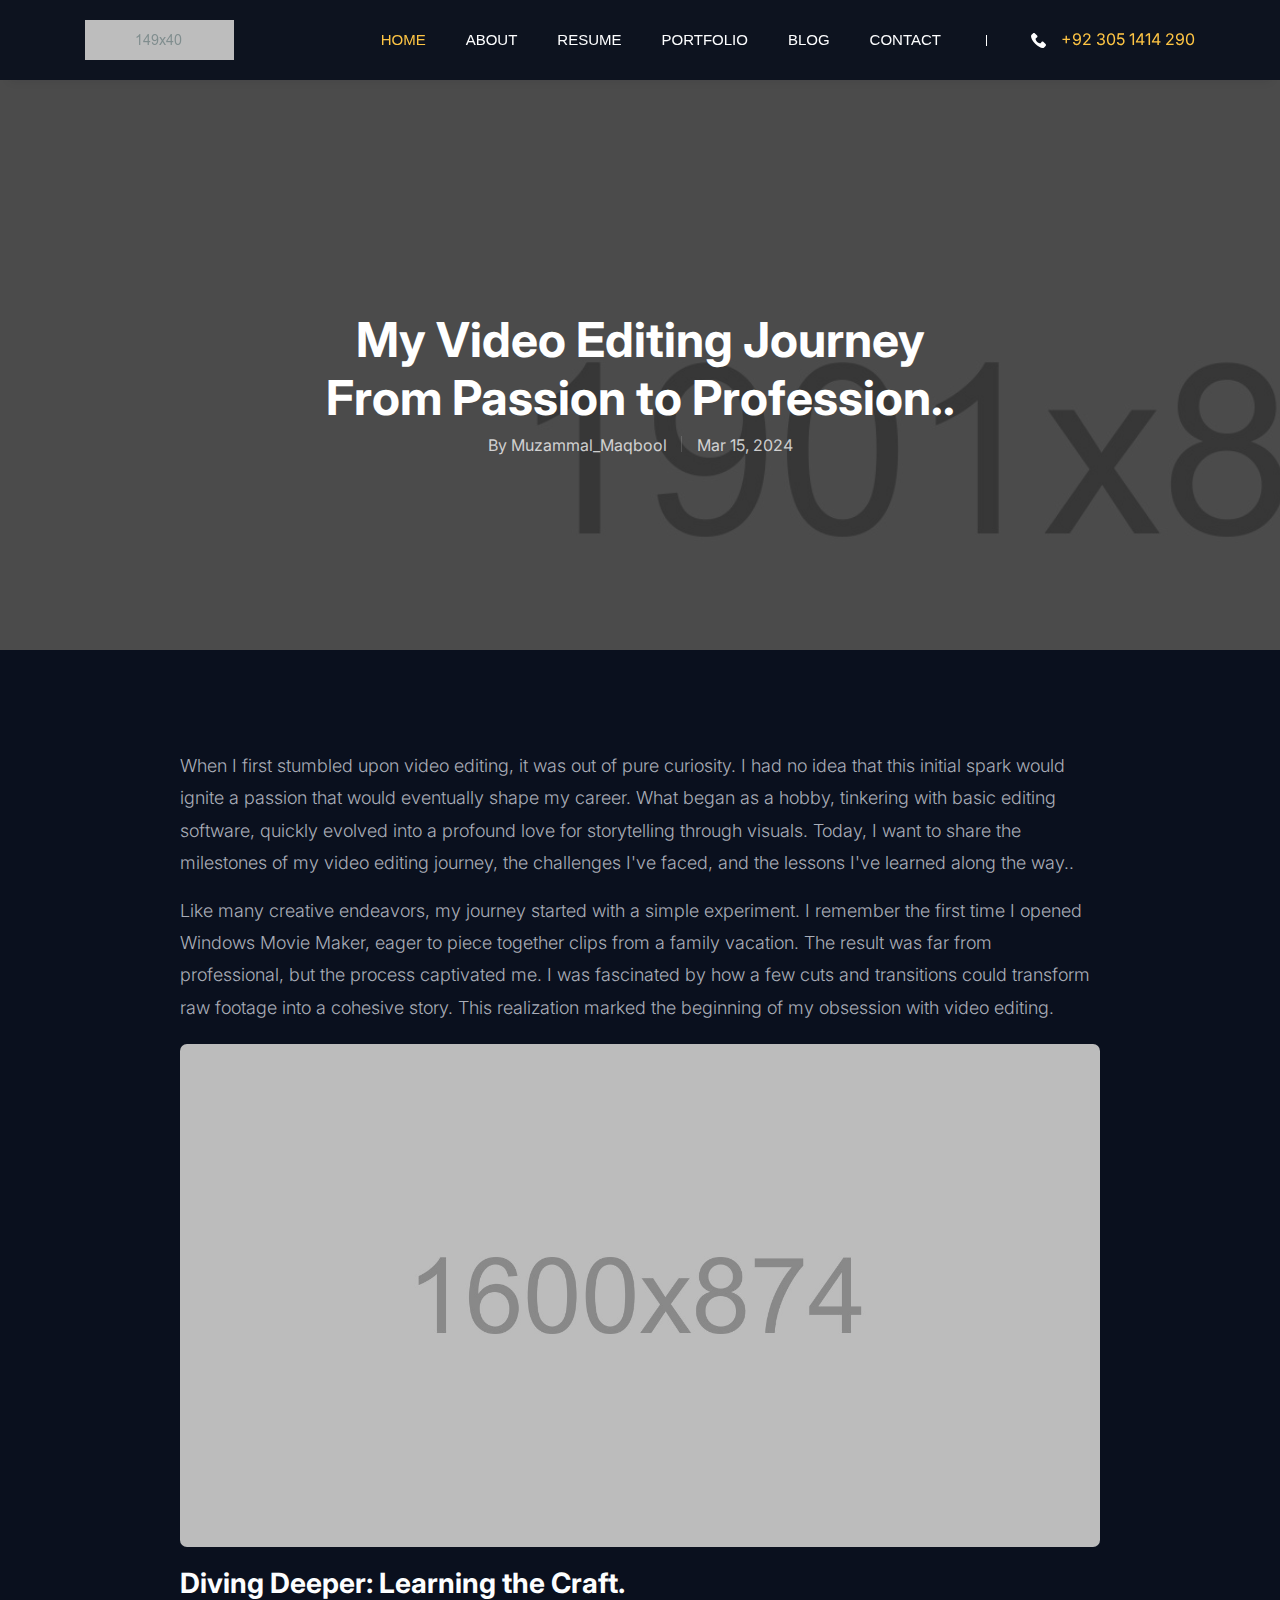
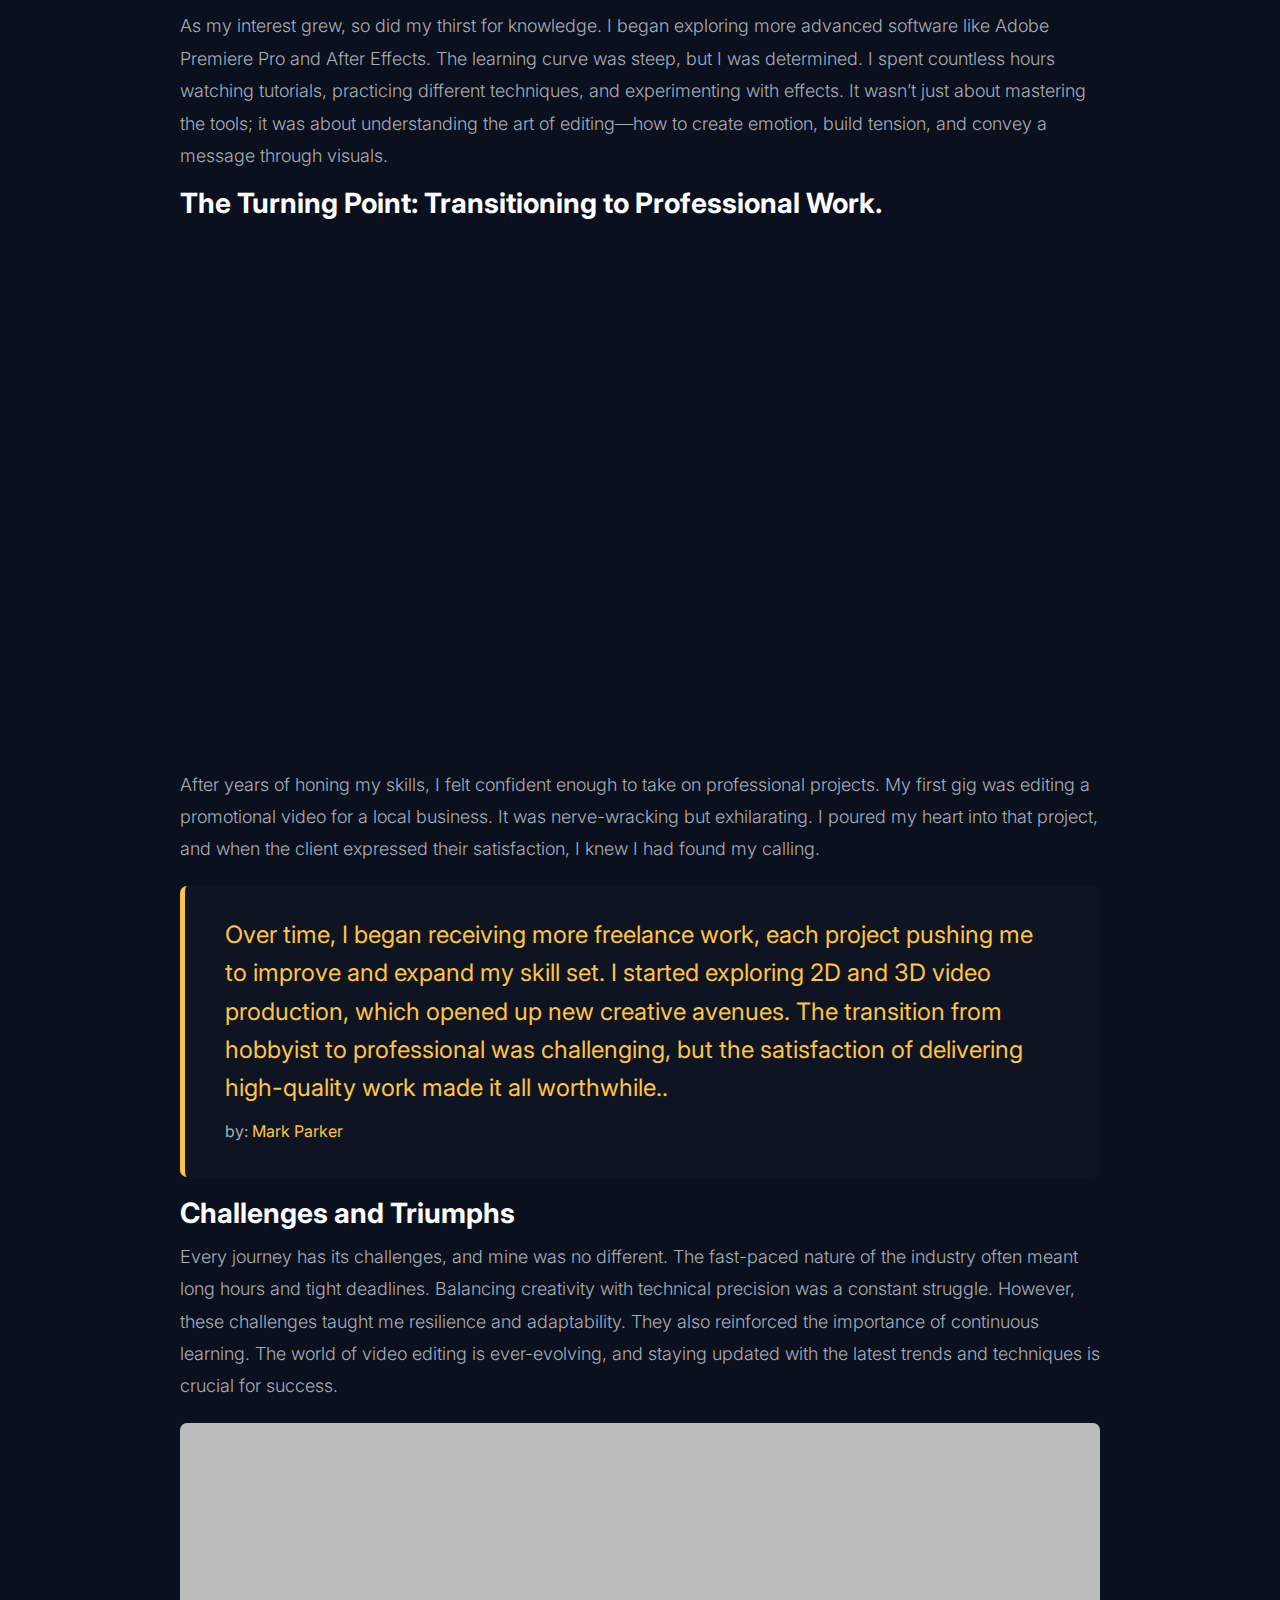
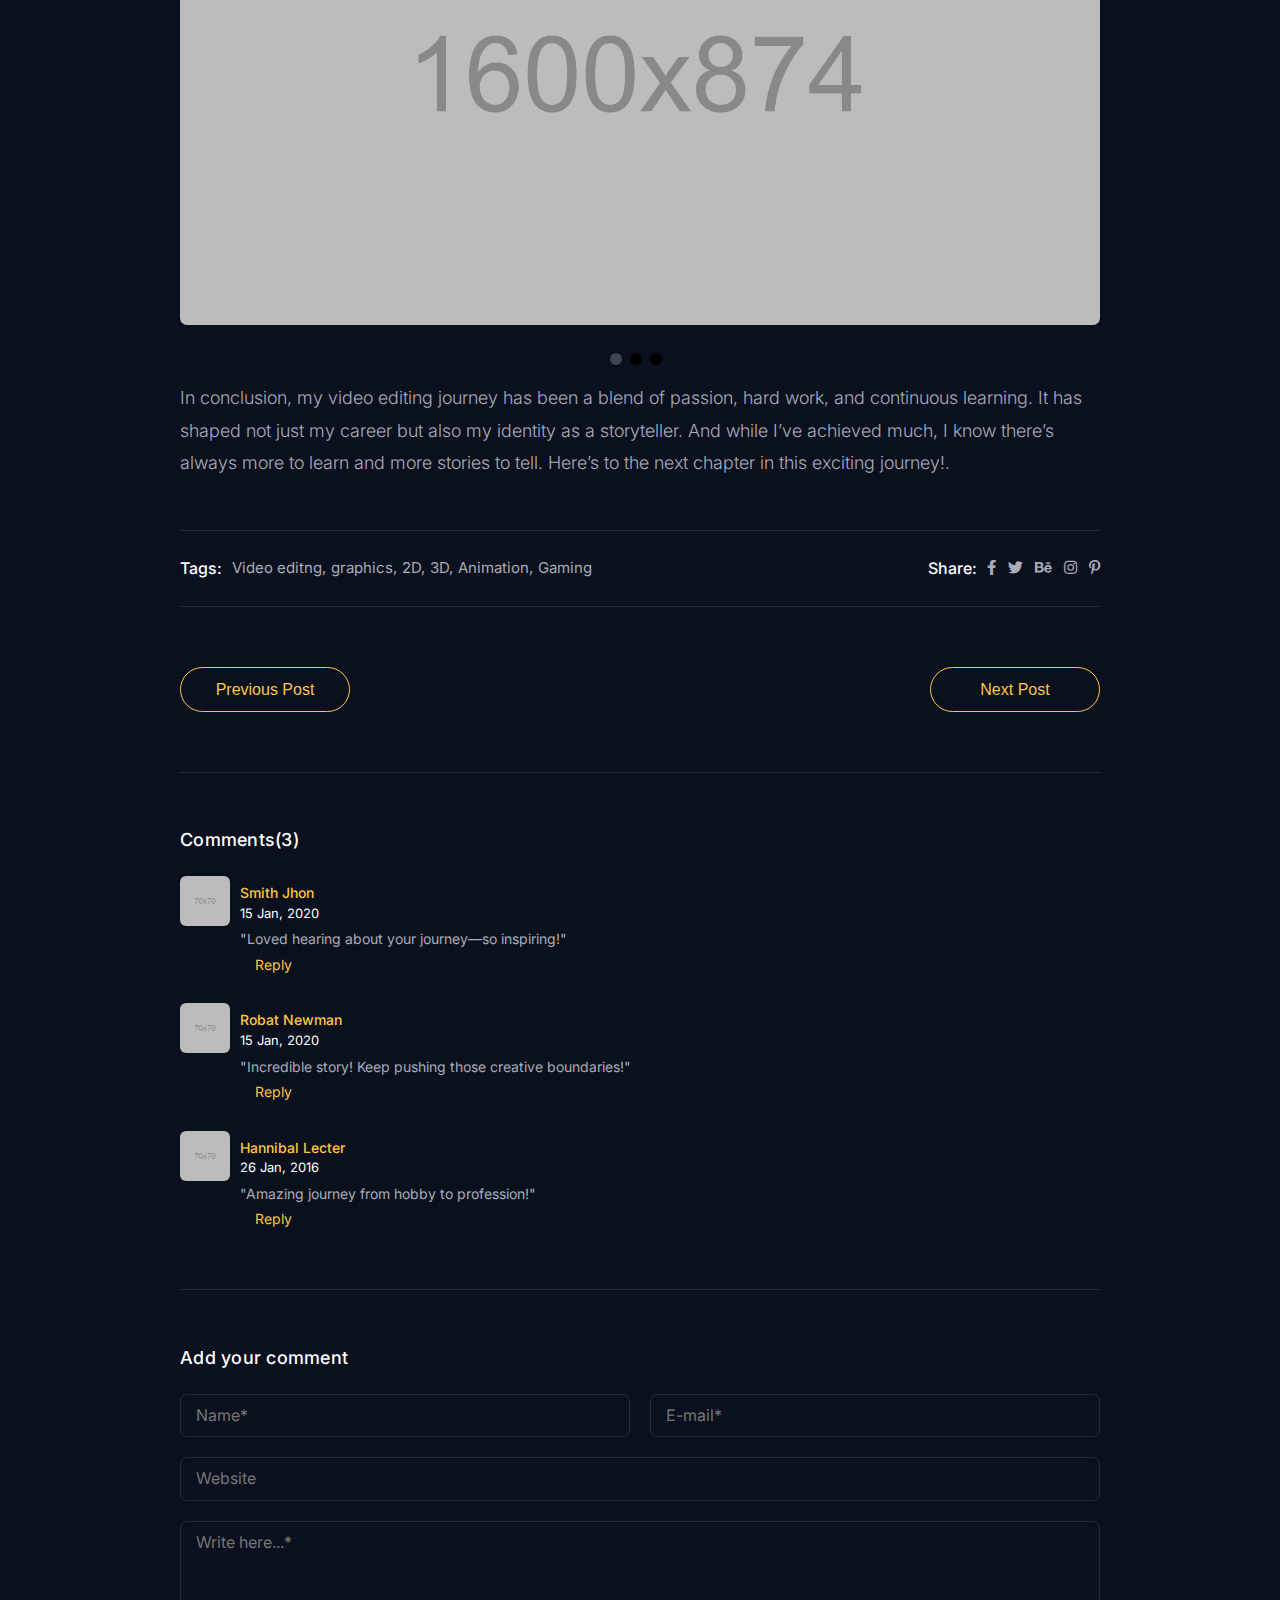
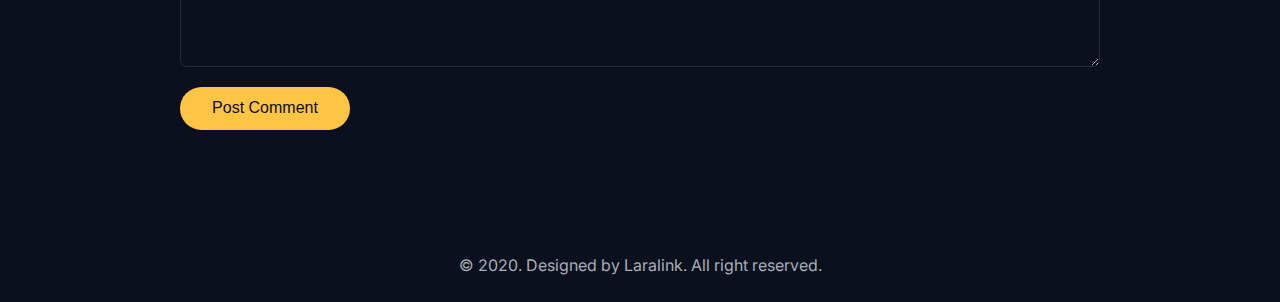
<file: blog-details.html>
<!DOCTYPE html>
<html class="no-js" lang="en">

<head>
  <!-- Meta Tags -->
  <meta charset="utf-8">
  <meta http-equiv="x-ua-compatible" content="ie=edge">
  <meta name="viewport" content="width=device-width, initial-scale=1">
  <meta name="author" content="Laralink">
  <!-- Page Title -->
  <title>Davis - Personal Portfolio</title>
  <!-- Favicon Icon -->
  <link rel="icon" href="assets/img/favicon.png" />
  <!-- Stylesheets -->
  <link rel="stylesheet" href="assets/css/bootstrap.min.css" />
  <link rel="stylesheet" href="assets/css/fontawesome.css" />
  <link rel="stylesheet" href="assets/css/slick.css" />
  <link rel="stylesheet" href="assets/css/lightgallery.min.css" />
  <link rel="stylesheet" href="assets/css/animate.css" />
  <link rel="stylesheet" href="assets/css/style.css" />
</head>

<body id="home">
  <!-- Start Header Section -->
  <header class="st-site-header st-style1 st-sticky-header">
    <div class="st-main-header">
      <div class="container">
        <div class="st-main-header-in">
          <div class="st-main-header-left">
            <a class="st-site-branding" href="index.html"><img src="assets/img/logo.png" alt="Davis"></a>
          </div>
          <div class="st-main-header-right">
            <div class="st-nav">
              <ul class="st-nav-list st-onepage-nav">
                <li><a href="index.html#home">Home</a></li>
                <li><a href="index.html#about">About</a></li>
                <li><a href="index.html#resume">Resume</a></li>
                <li><a href="index.html#portfolio">Portfolio</a></li>
                <li><a href="index.html#blog">Blog</a></li>
                <li><a href="index.html#contact">Contact</a></li>
              </ul>
              <div class="sp-phone">
                <svg viewBox="0 0 513.64 513.64">
                  <g>
                    <g>
                      <path d="M499.66,376.96l-71.68-71.68c-25.6-25.6-69.12-15.359-79.36,17.92c-7.68,23.041-33.28,35.841-56.32,30.72c-51.2-12.8-120.32-79.36-133.12-133.12c-7.68-23.041,7.68-48.641,30.72-56.32c33.28-10.24,43.52-53.76,17.92-79.36l-71.68-71.68c-20.48-17.92-51.2-17.92-69.12,0l-48.64,48.64c-48.64,51.2,5.12,186.88,125.44,307.2c120.32,120.32,256,176.641,307.2,125.44l48.64-48.64C517.581,425.6,517.581,394.88,499.66,376.96z" />
                    </g>
                  </g>
                </svg>
                <div class="sp-phone-no">+92 305 1414 290</div>
              </div>
            </div>
          </div>
        </div>
      </div>
    </div>
  </header>
  <!-- End Header Section -->

 <div class="st-content">
    <div class="st-page-heading st-dynamic-bg" data-src="assets/img/hero-bg17.jpg">
      <div class="container">
        <div class="st-page-heading-in text-center">
          <h1 class="st-page-heading-title">My Video Editing Journey <br>From Passion to Profession..</h1>
          <div class="st-post-label">
            <span>By <a href="#">Muzammal_Maqbool</a></span>
            <span>Mar 15, 2024</span>
          </div>
        </div>
      </div>
    </div><!-- .st-page-heading -->
    <div class="st-height-b100 st-height-lg-b80"></div>
    <div class="container">
      <div class="row">
        <div class="col-lg-10 offset-md-1">
          <div class="st-post-details st-style1">
            <p>When I first stumbled upon video editing, it was out of pure curiosity. I had no idea that 
              this initial spark would ignite a passion that would eventually shape my career. What began as a hobby, 
              tinkering with basic editing software, quickly evolved into a profound love for storytelling through visuals.
               Today, I want to share the milestones of my video editing journey, the challenges I've faced, and the lessons I've learned along the way..</p>
            <p>Like many creative endeavors, my journey started with a simple experiment. I remember the first time I opened Windows Movie Maker, eager to piece together clips from a family vacation. The result was far from professional, but the process captivated me. I was fascinated by how a few cuts and transitions could transform raw footage into a cohesive story. This realization marked the beginning of my obsession with video editing.</p>
            <img class="st-zoom-in" src="assets/img/hero-bg3.jpg" alt="blog1">
            <h2>Diving Deeper: Learning the Craft.</h2>
            <div class="st-post-info">
              <div class="st-post-text">
                <p>As my interest grew, so did my thirst for knowledge. I began exploring more advanced software like Adobe Premiere Pro and After Effects. The learning curve was steep, but I was determined. I spent countless hours watching tutorials, practicing different techniques, and experimenting with effects. It wasn’t just about mastering the tools; it was about understanding the art of editing—how to create emotion, build tension, and convey a message through visuals.</p>
                <h2>The Turning Point: Transitioning to Professional Work.</h2>
                <!-- For Youtube -->
                <div class="embed-responsive embed-responsive-16by9">
                    <iframe class="embed-responsive-item" width="816" height="459" src="https://www.youtube.com/watch?v=C1H0cMDQ7c0" blank allowfullscreen>
                    </iframe>
                </div>
                <!-- For Vimeo -->
                <!-- <div class="embed-responsive embed-responsive-16by9">
                    <iframe class="embed-responsive-item" width="816" height="459" src="https://player.vimeo.com/video/172077385?title=0&st-byline=0&portrait=0&color=EE5A3F&autoplay=0&loop=0&wmode=transparent" allowfullscreen></iframe>
                </div> -->
                <p>After years of honing my skills, I felt confident enough to take on professional projects. My first gig was editing a promotional video for a local business. It was nerve-wracking but exhilarating. I poured my heart into that project, and when the client expressed their satisfaction, I knew I had found my calling.</p>
                <blockquote>Over time, I began receiving more freelance work, each project pushing me to improve and expand my skill set. I started exploring 2D and 3D video production, which opened up new creative avenues. The transition from hobbyist to professional was challenging, but the satisfaction of delivering high-quality work made it all worthwhile..<small>by: <span>Mark Parker</span></small></blockquote>
                <!-- <p>There are many variations of passages of Lorem Ipsum available, but the majority have suffered alteration some form, by injected humour, or randomised words which don't look even slightly believable. If you are going to use passage of Lorem Ipsum.</p> -->
                <h2>Challenges and Triumphs</h2>
                <p>Every journey has its challenges, and mine was no different. The fast-paced nature of the industry often meant long hours and tight deadlines. Balancing creativity with technical precision was a constant struggle. However, these challenges taught me resilience and adaptability. They also reinforced the importance of continuous learning. The world of video editing is ever-evolving, and staying updated with the latest trends and techniques is crucial for success.</p>
                <div class="st-slider st-style1">
                  <div class="slick-container" data-autoplay="0" data-loop="1" data-speed="800" data-autoplay-timeout="1000" data-center="0" data-slides-per-view="1">
                    <div class="slick-wrapper">
                      <div class="slick-slide-in">
                        <img class="st-zoom-in" src="assets/img/hero-bg4.jpg" alt="blog1">
                      </div>
                      <div class="slick-slide-in">
                        <img class="st-zoom-in" src="assets/img/hero-bg3.jpg" alt="blog1">
                      </div>
                      <div class="slick-slide-in">
                        <img class="st-zoom-in" src="assets/img/hero-bg5.jpg" alt="blog1">
                      </div>
                    </div>
                  </div><!-- .slick-container -->
                  <div class="pagination st-style2"></div> <!-- If dont need Pagination then add class .st-hidden -->
                  <div class="swipe-arrow st-style1 st-hidden"> <!-- If dont need navigation then add class .st-hidden -->
                    <div class="slick-arrow-left"><i class="fa fa-angle-left"></i></div>
                    <div class="slick-arrow-right"><i class="fa fa-angle-right"></i></div>
                  </div>
                </div><!-- .st-slider -->
                <div class="st-height-b20 st-height-lg-b20"></div>
                <p> In conclusion, my video editing journey has been a blend of passion, hard work, and continuous learning. It has shaped not just my career but also my identity as a storyteller. And while I’ve achieved much, I know there’s always more to learn and more stories to tell. Here’s to the next chapter in this exciting journey!.</p>
              </div>
              <div class="st-height-b35 st-height-lg-b35"></div>
              <div class="st-post-meta">
                <div class="st-post-tages">
                  <h4 class="st-post-tage-title">Tags:</h4>
                  <ul class="st-post-tage-list st-mp0">
                    <li><a href="#">Video editng</a></li>
                    <li><a href="#">graphics</a></li>
                    <li><a href="#">2D</a></li>
                    <li><a href="#">3D</a></li>
                    <li><a href="#">Animation</a></li>
                    <li><a href="#">Gaming</a></li>
                  </ul>
                </div>
                <div class="st-post-share">
                  <h4 class="st-post-share-title">Share:</h4>
                  <div class="st-post-share-btn-list">
                     <a href="#"><i class="fab fa-facebook-f"></i></a> 
                     <a href="#"><i class="fab fa-twitter"></i></a> 
                     <a href="#"><i class="fab fa-behance"></i></a> 
                     <a href="#"><i class="fab fa-instagram"></i></a> 
                     <a href="#"><i class="fab fa-pinterest-p"></i></a>
                  </div>
                </div>
              </div>
              <div class="st-height-b60 st-height-lg-b60"></div>
            </div>
            <div class="st-post-btn-gropu">
              <a href="#" class="st-btn st-style2 st-color1 st-size-medium">Previous Post</a>
              <a href="#" class="st-btn st-style2 st-color1 st-size-medium">Next Post</a>
            </div>
          </div>
          <div class="st-height-b60 st-height-lg-b60"></div>
          <div class="comments-area">
            <div class="comment-list-outer">
              <h2 class="comments-title">Comments(3)</h2>
              <ol class="comment-list">
                <li class="comment">
                  <div class="comment-body">
                    <div class="comment-meta">
                      <div class="comment-author">
                        <img src="assets/img/comment1.jpg" alt="comment1" class="avatar">
                        <a href="#" class="nm">Smith Jhon</a>
                      </div><!-- .comment-author -->
                      <div class="comment-metadata">
                        <a href="#"><span>15 Jan, 2020</span></a>
                      </div><!-- .comment-metadata -->
                    </div><!-- .comment-meta -->
                    <div class="comment-content">
                      <p>"Loved hearing about your journey—so inspiring!"</p>
                    </div>
                    <div class="reply"><a href="#" class="comment-reply-link">Reply</a></div>
                  </div>
                  <ol class="children">
                    <li class="comment">
                      <div class="comment-body">
                        <div class="comment-meta">
                          <div class="comment-author">
                            <img src="assets/img/comment2.jpg" alt="comment1" class="avatar">
                            <span class="nm"><a href="#">Robat Newman</a></span>
                          </div><!-- .comment-author -->
                          <div class="comment-metadata">
                            <a href="#"><span>15 Jan, 2020</span></a>
                          </div><!-- .comment-metadata -->
                        </div><!-- .comment-meta -->
                        <div class="comment-content">
                          <p>"Incredible story! Keep pushing those creative boundaries!"</p>
                        </div>
                        <div class="reply"><a href="#" class="comment-reply-link">Reply</a></div>
                      </div>
                    </li>
                  </ol><!-- .children -->
                </li>
                <li class="comment">
                  <div class="comment-body">
                    <div class="comment-meta">
                      <div class="comment-author">
                        <img src="assets/img/comment1.jpg" alt="comment1" class="avatar">
                        <span class="nm"><a href="#">Hannibal Lecter</a></span>
                      </div><!-- .comment-author -->
                      <div class="comment-metadata">
                        <a href="#"><span>26 Jan, 2016</span></a>
                      </div><!-- .comment-metadata -->
                    </div><!-- .comment-meta -->
                    <div class="comment-content">
                      <p>"Amazing journey from hobby to profession!"</p>
                    </div>
                    <div class="reply"><a href="#" class="comment-reply-link">Reply</a></div>
                  </div>
                </li>
              </ol><!-- .comment-list -->
            </div><!-- .comment-list-outer -->
            <div class="comment-respond">
              <h2 class="comment-reply-title">Add your comment</h2>
              <form method="post" class="comment-form">
                <p class="comment-form-author">
                  <input name="author" type="text" placeholder="Name*" required="">
                </p>
                <p class="comment-form-email">
                  <input name="email" type="email" placeholder="E-mail*" required="">
                </p>
                <p class="comment-form-url">
                  <input id="url" name="url" type="url" placeholder="Website">
                </p>
                <p class="comment-form-comment">
                  <textarea name="comment" cols="40" rows="5" placeholder="Write here...*" required=""></textarea>
                </p>
                <p class="form-submit">
                  <button type="submit" class="st-btn st-style1 st-color1 st-size-medium">Post Comment</button>
                </p>
              </form>
            </div><!-- .comment-respond -->
          </div>
        </div>
      </div>
    </div>
    <div class="st-height-b100 st-height-lg-b80"></div>
  </div>


  <!-- Start Footer Seciton -->
  <footer>
    <div class="container">
      <div class="st-copyright-wrap text-center">
        <div class="st-copyright-text">© 2020. Designed by Laralink. All right reserved.</div>
      </div>
    </div>
  </footer>
  <!-- End Footer Seciton -->

  <!-- Scripts -->
  <script src="assets/js/jquery-1.12.4.min.js"></script>
  <script src="assets/js/jquery.slick.min.js"></script>
  <script src="assets/js/lightgallery.min.js"></script>
  <script src="assets/js/wow.min.js"></script>
  <script src="assets/js/ripples.min.js"></script>
  <script src="assets/js/particles.min.js"></script>
  <script src="assets/js/main.js"></script>
</body>

</html>
</file>
<file: assets/css/style.css>
/**
 Theme Name: Davis
 Author: Laralink
 Version: 1.0.0
 */
/*Google Fonts*/
@import url("https://fonts.googleapis.com/css2?family=Inter:wght@300;400;500;600;700&display=swap");
@import url("https://fonts.googleapis.com/css2?family=Open+Sans&display=swap");
/*--------------------------------------------------------------
>> TABLE OF CONTENTS:
----------------------------------------------------------------
1. Typography
2. Spacing
3. General
4. Preloader
5. Header
6. Button
7. Slider
8. Section Heading
9. Icon box
10. Text Block
11. Text Block
12. Video Block
13. Image Box
14. Funfact
15. Isotope
16. Image Gallery
17. Skill
18. Post
19. Testimonial
20. Contact Form
21. Blog Details
22. Comments
23. Footer

--------------------------------------------------------------*/
/*--------------------------------------------------------------
1. Typography
----------------------------------------------------------------*/
body,
html {
  color: #a9adb8;
  background-color: #0a101e;
  font-family: 'Inter', sans-serif;
  font-size: 16px;
  font-weight: 400;
  line-height: 1.6em;
  overflow-x: hidden;
}

h1,
h2,
h3,
h4,
h3,
h6 {
  clear: both;
  color: #fdfeff;
  padding: 0;
  margin: 0 0 10px 0;
  font-weight: 700;
  line-height: 1.2em;
}

h1 {
  font-size: 40px;
}

h2 {
  font-size: 34px;
}

h3 {
  font-size: 26px;
}

h4 {
  font-size: 22px;
}

h5 {
  font-size: 18px;
}

h6 {
  font-size: 15px;
}

p {
  margin-bottom: 12px;
}

ul {
  margin: 0 0 15px 0;
  padding-left: 15px;
  list-style: square outside none;
}

ol {
  padding-left: 15px;
  margin-bottom: 15px;
}

dfn,
cite,
em,
i {
  font-style: italic;
}

blockquote {
  margin: 0 15px;
}

address {
  margin: 0 0 15px;
}

img {
  border: 0;
  max-width: 100%;
  height: auto;
}

a {
  color: inherit;
  -webkit-transition: all 0.3s ease;
  transition: all 0.3s ease;
}

a:hover {
  text-decoration: none;
  color: inherit;
}

@media screen and (max-width: 991px) {
  body, html {
    font-size: 14px;
  }
}

/*--------------------------------------------------------------
2. Spacing
----------------------------------------------------------------*/
@media screen and (min-width: 992px) {
  .st-height-b0 {
    height: 0px;
  }
  .st-height-b5 {
    height: 5px;
  }
  .st-height-b10 {
    height: 10px;
  }
  .st-height-b15 {
    height: 15px;
  }
  .st-height-b20 {
    height: 20px;
  }
  .st-height-b25 {
    height: 25px;
  }
  .st-height-b30 {
    height: 30px;
  }
  .st-height-b35 {
    height: 35px;
  }
  .st-height-b40 {
    height: 40px;
  }
  .st-height-b45 {
    height: 45px;
  }
  .st-height-b50 {
    height: 50px;
  }
  .st-height-b55 {
    height: 55px;
  }
  .st-height-b60 {
    height: 60px;
  }
  .st-height-b65 {
    height: 65px;
  }
  .st-height-b70 {
    height: 70px;
  }
  .st-height-b75 {
    height: 75px;
  }
  .st-height-b80 {
    height: 80px;
  }
  .st-height-b85 {
    height: 85px;
  }
  .st-height-b90 {
    height: 90px;
  }
  .st-height-b95 {
    height: 95px;
  }
  .st-height-b100 {
    height: 100px;
  }
  .st-height-b105 {
    height: 105px;
  }
  .st-height-b110 {
    height: 110px;
  }
  .st-height-b115 {
    height: 115px;
  }
  .st-height-b120 {
    height: 120px;
  }
  .st-height-b125 {
    height: 125px;
  }
  .st-height-b130 {
    height: 130px;
  }
  .st-height-b135 {
    height: 135px;
  }
  .st-height-b140 {
    height: 140px;
  }
  .st-height-b145 {
    height: 145px;
  }
  .st-height-b150 {
    height: 150px;
  }
  .st-height-b155 {
    height: 155px;
  }
  .st-height-b160 {
    height: 160px;
  }
  .st-height-b165 {
    height: 165px;
  }
  .st-height-b170 {
    height: 170px;
  }
  .st-height-b175 {
    height: 175px;
  }
  .st-height-b180 {
    height: 180px;
  }
  .st-height-b185 {
    height: 185px;
  }
  .st-height-b190 {
    height: 190px;
  }
  .st-height-b195 {
    height: 195px;
  }
  .st-height-b200 {
    height: 200px;
  }
  .st-height-b205 {
    height: 205px;
  }
  .st-height-b210 {
    height: 210px;
  }
}

@media screen and (max-width: 991px) {
  .st-height-lg-b0 {
    height: 0px;
  }
  .st-height-lg-b5 {
    height: 5px;
  }
  .st-height-lg-b10 {
    height: 10px;
  }
  .st-height-lg-b15 {
    height: 15px;
  }
  .st-height-lg-b20 {
    height: 20px;
  }
  .st-height-lg-b25 {
    height: 25px;
  }
  .st-height-lg-b30 {
    height: 30px;
  }
  .st-height-lg-b35 {
    height: 35px;
  }
  .st-height-lg-b40 {
    height: 40px;
  }
  .st-height-lg-b45 {
    height: 45px;
  }
  .st-height-lg-b50 {
    height: 50px;
  }
  .st-height-lg-b55 {
    height: 55px;
  }
  .st-height-lg-b60 {
    height: 60px;
  }
  .st-height-lg-b65 {
    height: 65px;
  }
  .st-height-lg-b70 {
    height: 70px;
  }
  .st-height-lg-b75 {
    height: 75px;
  }
  .st-height-lg-b80 {
    height: 80px;
  }
  .st-height-lg-b85 {
    height: 85px;
  }
  .st-height-lg-b90 {
    height: 90px;
  }
  .st-height-lg-b95 {
    height: 95px;
  }
  .st-height-lg-b100 {
    height: 100px;
  }
  .st-height-lg-b105 {
    height: 105px;
  }
  .st-height-lg-b110 {
    height: 110px;
  }
  .st-height-lg-b115 {
    height: 115px;
  }
  .st-height-lg-b120 {
    height: 120px;
  }
  .st-height-lg-b125 {
    height: 125px;
  }
  .st-height-lg-b130 {
    height: 130px;
  }
  .st-height-lg-b135 {
    height: 135px;
  }
  .st-height-lg-b140 {
    height: 140px;
  }
  .st-height-lg-b145 {
    height: 145px;
  }
  .st-height-lg-b150 {
    height: 150px;
  }
  .st-height-lg-b155 {
    height: 155px;
  }
  .st-height-lg-b160 {
    height: 160px;
  }
  .st-height-lg-b165 {
    height: 165px;
  }
  .st-height-lg-b170 {
    height: 170px;
  }
  .st-height-lg-b175 {
    height: 175px;
  }
  .st-height-lg-b180 {
    height: 180px;
  }
  .st-height-lg-b185 {
    height: 185px;
  }
  .st-height-lg-b190 {
    height: 190px;
  }
  .st-height-lg-b195 {
    height: 195px;
  }
  .st-height-lg-b200 {
    height: 200px;
  }
  .st-height-lg-b205 {
    height: 205px;
  }
  .st-height-lg-b210 {
    height: 210px;
  }
}

/*--------------------------------------------------------------
3. General
----------------------------------------------------------------*/
.st-mp0 {
  list-style: none;
  margin: 0;
  padding: 0;
}

.st-flex-center {
  display: -webkit-box;
  display: -ms-flexbox;
  display: flex;
  -webkit-box-align: center;
      -ms-flex-align: center;
          align-items: center;
  -webkit-box-pack: center;
      -ms-flex-pack: center;
          justify-content: center;
}

.st-zoom {
  position: relative;
  overflow: hidden;
}

.st-zoom .st-zoom-in {
  -webkit-transition: all 0.4s ease-in-out;
  transition: all 0.4s ease-in-out;
}

.st-zoom:hover .st-zoom-in {
  -webkit-transform: scale(1.07);
          transform: scale(1.07);
}

.st-vertical-middle {
  display: -webkit-box;
  display: -ms-flexbox;
  display: flex;
  -webkit-box-align: center;
      -ms-flex-align: center;
          align-items: center;
  height: 100%;
}

.st-vertical-middle .st-vertical-middle-in {
  width: 100%;
}

.st-bg {
  background-repeat: no-repeat;
  background-position: center center;
  background-size: cover;
}

.st-content {
  position: relative;
  z-index: 10;
  overflow-x: hidden;
}

.st-sticky-footer {
  width: 100%;
  position: fixed;
  bottom: 0;
  left: 0;
  overflow: hidden;
}

.st-dark-bg {
  background-color: #070d1b;
}

.st-gray-bg {
  background-color: #b8b8b8;
}

.st-gray-overlay {
  position: relative;
}

.st-gray-overlay:before {
  content: '';
  position: absolute;
  left: 0;
  top: 0;
  height: 100%;
  width: 100%;
  background-color: rgba(184, 184, 184, 0.86);
}

.st-gray-overlay .container {
  position: relative;
  z-index: 1;
}

hr {
  margin: 0;
  width: 100%;
  border-color: #000000;
}

.st-fixed-bg {
  background-attachment: fixed;
}

@media screen and (max-width: 991px) {
  .st-content {
    margin: 0 !important;
  }
  .st-vertical-middle {
    display: block;
  }
}

/*--------------------------------------------------------------
5. Header
----------------------------------------------------------------*/
.st-site-header.st-style1 {
  background-color: rgba(7, 13, 27, 0.9);
  -webkit-box-shadow: 0 10px 10px -10px rgba(7, 13, 27, 0.1);
          box-shadow: 0 10px 10px -10px rgba(7, 13, 27, 0.1);
  -webkit-transition: all 0.4s ease;
  transition: all 0.4s ease;
}

.st-site-header.st-style1 .st-main-header-in {
  display: -webkit-box;
  display: -ms-flexbox;
  display: flex;
  -webkit-box-align: center;
      -ms-flex-align: center;
          align-items: center;
  -ms-flex-wrap: wrap;
      flex-wrap: wrap;
  -webkit-box-pack: justify;
      -ms-flex-pack: justify;
          justify-content: space-between;
  height: 80px;
}

.st-site-header.st-style1.st-transparent-header {
  background-color: transparent;
  -webkit-box-shadow: none;
          box-shadow: none;
}

.st-site-header.st-style1.st-sticky-active {
  background-color: #070d1b;
  -webkit-box-shadow: 0 10px 10px -10px rgba(7, 13, 27, 0.1);
          box-shadow: 0 10px 10px -10px rgba(7, 13, 27, 0.1);
}

@media screen and (max-width: 991px) {
  .st-main-header .container {
    max-width: 100%;
  }
  .st-site-header.st-style1 {
    background-color: #070d1b;
  }
}

.st-nav ul {
  margin: 0;
  padding: 0;
  list-style: none;
}

.st-main-header {
  position: relative;
}

@media screen and (min-width: 992px) {
  .st-nav {
    display: -webkit-box;
    display: -ms-flexbox;
    display: flex;
  }
  .st-nav .st-nav-list {
    display: -webkit-box !important;
    display: -ms-flexbox !important;
    display: flex !important;
    -ms-flex-wrap: wrap;
        flex-wrap: wrap;
  }
  .st-nav .st-nav-list > li {
    margin-right: 40px;
  }
  .st-nav .st-nav-list > li:last-child {
    margin-right: 45px;
  }
  .st-nav .st-nav-list > li > a {
    padding: 15px 0;
    font-size: 15px;
    display: inline-block;
    color: #fdfeff;
    text-transform: uppercase;
    font-family: 'Roboto', sans-serif;
    font-weight: 500;
  }
  .st-nav .st-nav-list > li > a.active {
    color: #fec544;
  }
  .st-nav .sp-phone {
    display: -webkit-box;
    display: -ms-flexbox;
    display: flex;
    -webkit-box-align: center;
        -ms-flex-align: center;
            align-items: center;
    padding-left: 45px;
    position: relative;
  }
  .st-nav .sp-phone::before {
    content: '';
    position: absolute;
    height: 11px;
    width: 1px;
    background: white;
    left: 0px;
  }
  .st-nav .sp-phone svg {
    fill: #ffffff;
    width: 15px;
  }
  .st-nav .sp-phone .sp-phone-no {
    padding-left: 15px;
    color: #fec544;
  }
  .st-munu-toggle,
  .st-munu-dropdown-toggle {
    display: none;
  }
}

@media screen and (max-width: 991px) {
  .st-munu-dropdown-toggle {
    position: absolute;
    height: 30px;
    width: 30px;
    right: 20px;
    top: 5px;
  }
  .st-munu-dropdown-toggle:before, .st-munu-dropdown-toggle:after {
    content: '';
    display: block;
    position: absolute;
    left: 50%;
    top: 50%;
    -webkit-transform: translate(-50%, -50%);
            transform: translate(-50%, -50%);
    height: 2px;
    width: 10px;
    background-color: #fdfeff;
    -webkit-transition: all 0.3s ease;
    transition: all 0.3s ease;
  }
  .st-munu-dropdown-toggle:before {
    -webkit-transform: translate(-50%, -50%) rotate(90deg);
            transform: translate(-50%, -50%) rotate(90deg);
  }
  .st-munu-dropdown-toggle.active:before {
    -webkit-transform: translate(-50%, -50%) rotate(0deg);
            transform: translate(-50%, -50%) rotate(0deg);
  }
  .st-nav .st-nav-list {
    position: absolute;
    width: 100vw;
    left: 0;
    background-color: #070d1b;
    padding: 10px 0;
    display: none;
    top: 100%;
    border-top: 1px solid #101624;
    border-bottom: 1px solid #101624;
    overflow: auto;
    max-height: calc(100vh - 80px);
  }
  .st-nav .st-nav-list ul {
    padding-left: 15px;
    display: none;
  }
  .st-nav .st-nav-list a {
    display: block;
    padding: 8px 20px;
  }
  .st-nav .menu-item-has-children {
    position: relative;
  }
  .st-nav .sp-phone {
    display: none;
  }
  /*Mobile Menu Button*/
  .st-munu-toggle {
    position: relative;
    display: inline-block;
    width: 28px;
    height: 27px;
    margin: 15px 0px 15px 0px;
    cursor: pointer;
  }
  .st-munu-toggle span,
  .st-munu-toggle span:before,
  .st-munu-toggle span:after {
    width: 100%;
    height: 2px;
    background-color: #666;
    display: block;
  }
  .st-munu-toggle span {
    margin: 0 auto;
    position: relative;
    top: 12px;
    -webkit-transition-duration: 0s;
            transition-duration: 0s;
    -webkit-transition-delay: 0.2s;
            transition-delay: 0.2s;
  }
  .st-munu-toggle span:before {
    content: '';
    position: absolute;
    margin-top: -8px;
    -webkit-transition-property: margin, -webkit-transform;
    transition-property: margin, -webkit-transform;
    transition-property: margin, transform;
    transition-property: margin, transform, -webkit-transform;
    -webkit-transition-duration: 0.2s;
            transition-duration: 0.2s;
    -webkit-transition-delay: 0.2s, 0s;
            transition-delay: 0.2s, 0s;
  }
  .st-munu-toggle span:after {
    content: '';
    position: absolute;
    margin-top: 8px;
    -webkit-transition-property: margin, -webkit-transform;
    transition-property: margin, -webkit-transform;
    transition-property: margin, transform;
    transition-property: margin, transform, -webkit-transform;
    -webkit-transition-duration: 0.2s;
            transition-duration: 0.2s;
    -webkit-transition-delay: 0.2s, 0s;
            transition-delay: 0.2s, 0s;
  }
  .st-toggle-active span {
    background-color: rgba(0, 0, 0, 0);
    -webkit-transition-delay: 0.2s;
            transition-delay: 0.2s;
  }
  .st-toggle-active span:before {
    margin-top: 0;
    -webkit-transform: rotate(45deg);
            transform: rotate(45deg);
    -webkit-transition-delay: 0s, 0.2s;
            transition-delay: 0s, 0.2s;
  }
  .st-toggle-active span:after {
    margin-top: 0;
    -webkit-transform: rotate(-45deg);
            transform: rotate(-45deg);
    -webkit-transition-delay: 0s, 0.2s;
            transition-delay: 0s, 0.2s;
  }
}

.st-sticky-header {
  position: fixed;
  z-index: 200;
  width: 100%;
  top: 0;
  left: 0;
}

.st-site-header.st-style2 .st-header-author {
  height: 190px;
  width: 190px;
  border-radius: 50%;
  border: 6px solid rgba(255, 255, 255, 0.1);
  margin: auto;
}

.st-site-header.st-style2 .st-header-author img {
  border-radius: inherit;
  height: 100%;
  width: 100%;
  -o-object-fit: cover;
     object-fit: cover;
}

@media screen and (min-width: 991px) {
  .st-site-header.st-style2 {
    width: 300px;
    background: #070d1b;
    height: 100vh;
    border-right: 1px solid #101624;
    overflow: auto;
  }
  .st-site-header.st-style2 .st-nav {
    -webkit-box-orient: vertical;
    -webkit-box-direction: normal;
        -ms-flex-direction: column;
            flex-direction: column;
  }
  .st-site-header.st-style2 .st-nav .st-nav-list {
    -webkit-box-orient: vertical;
    -webkit-box-direction: normal;
        -ms-flex-direction: column;
            flex-direction: column;
  }
  .st-site-header.st-style2 .st-nav .st-nav-list > li {
    margin-right: 0;
  }
  .st-site-header.st-style2 .st-nav .st-nav-list > li > a {
    padding: 10px 0;
  }
  .st-site-header.st-style2 .st-main-header {
    position: relative;
    padding: 40px 25px 80px;
  }
  .st-site-header.st-style2 .st-main-header:after {
    content: '';
    position: fixed;
    height: 80px;
    width: 299px;
    left: 0;
    bottom: 0;
    background-color: #070d1b;
  }
  .st-site-header.st-style2 .st-social-btn.st-style1 {
    position: fixed;
    bottom: 40px;
    left: 40px;
  }
  .st-site-header.st-style2 .st-social-btn.st-style1 li {
    color: #0a101e;
    margin-right: 20px;
    font-size: 18px;
  }
  .st-site-header.st-style2 .st-social-btn.st-style1 li:last-child {
    margin-right: 0;
  }
  .st-site-header.st-style2 .st-social-btn.st-style1 li a:hover {
    color: #070d1b;
  }
  .st-site-header.st-style2 .st-main-header-left {
    margin-bottom: 24px;
  }
  .st-site-header.st-style2 .st-btn.st-style1 {
    margin-top: 20px;
    font-size: 14px;
    padding: 0.6em 1.3em;
  }
  .st-site-header.st-style2 .st-hero-btn {
    margin-top: 22px;
  }
  .st-site-header.st-style2 .st-main-header-left {
    margin-left: -40px;
    margin-right: -40px;
    border-bottom: 1px solid #101624;
    padding-bottom: 40px;
  }
  .st-get-sidebar {
    padding-left: 300px;
  }
  .st-get-sidebar .st-sticky-footer {
    left: 300px;
    max-width: calc(100% - 300px);
  }
}

@media screen and (max-width: 991px) {
  .st-site-header .st-btn,
  .st-site-header.st-style2 .st-opening-hr,
  .st-site-header.st-style2 .st-social-btn.st-style1 {
    display: none !important;
  }
  .st-site-header.st-style2 {
    background-color: #070d1b;
    border-bottom: 1px solid #101624;
  }
  .st-site-header.st-style2 .st-nav {
    display: -webkit-box;
    display: -ms-flexbox;
    display: flex;
  }
  .st-site-header.st-style2 .st-main-header-in {
    display: -webkit-box;
    display: -ms-flexbox;
    display: flex;
    -webkit-box-align: center;
        -ms-flex-align: center;
            align-items: center;
    -webkit-box-pack: justify;
        -ms-flex-pack: justify;
            justify-content: space-between;
    height: 70px;
  }
  .st-site-header.st-style2 .st-header-author {
    height: 50px;
    width: 50px;
    border: 2px solid rgba(255, 255, 255, 0.1);
  }
}

/*--------------------------------------------------------------
8. Slider
-
---------------------------------------------------------------*/
.st-hero-wrap {
  position: relative;
  height: 850px;
  background-color: #070d1b;
}

.st-hero-wrap img {
  height: 100%;
  width: 100%;
  -o-object-fit: cover;
     object-fit: cover;
}

.st-hero-wrap .st-hero-img {
  position: absolute;
  right: 4%;
  top: 0;
  height: 100%;
  width: 45%;
  z-index: 11;
}

.st-hero.st-style1 {
  height: 710px;
  display: -webkit-box;
  display: -ms-flexbox;
  display: flex;
  -webkit-box-align: center;
      -ms-flex-align: center;
          align-items: center;
  -webkit-box-pack: center;
      -ms-flex-pack: center;
          justify-content: center;
  -ms-flex-wrap: wrap;
      flex-wrap: wrap;
  position: relative;
  overflow: hidden;
  z-index: 11;
}

.st-hero.st-style1 .st-hero-text h1 {
  font-size: 120px;
  margin-bottom: 24px;
  font-weight: 900;
  color: #fdfeff;
  line-height: 1;
}

.st-hero.st-style1 .st-hero-text h2 {
  font-size: 36px;
  margin-bottom: 41px;
  font-weight: 300;
  color: #a9adb8;
}

.st-hero.st-style1 .st-hero-text h3 {
  font-size: 30px;
  margin-top: -6px;
  margin-bottom: 10px;
  font-weight: 300;
  color: #fec544;
}

.st-social-group {
  background-color: #101624;
  border: 1px solid #232935;
  border-right: 0;
  border-radius: 50px 0 0 50px;
  height: 80px;
  width: 448px;
  display: -webkit-box;
  display: -ms-flexbox;
  display: flex;
  -webkit-box-align: center;
      -ms-flex-align: center;
          align-items: center;
  position: absolute;
  bottom: 30px;
  padding-left: 12px;
  right: 100%;
}

.st-hero.st-style2 {
  height: 100vh;
  display: -webkit-box;
  display: -ms-flexbox;
  display: flex;
  -webkit-box-pack: center;
      -ms-flex-pack: center;
          justify-content: center;
  -webkit-box-align: center;
      -ms-flex-align: center;
          align-items: center;
  text-align: center;
  position: relative;
  overflow: hidden;
  background-color: #070d1b;
}

.st-hero.st-style2 .container {
  position: relative;
  z-index: 11;
}

.st-hero.st-style2 h1 {
  font-size: 60px;
  font-weight: 600;
  margin-bottom: 20px;
}

.st-hero.st-style2 h1 span {
  color: #fec544;
}

.st-hero.st-style2 p {
  font-size: 18px;
  font-weight: 300;
  line-height: 1.6em;
  margin-bottom: 22px;
}

.st-hero.st-style2 .st-author {
  height: 190px;
  width: 190px;
  border-radius: 50%;
  border: 6px solid rgba(255, 255, 255, 0.1);
  margin: auto;
  margin-bottom: 25px;
}

.st-hero.st-style2 .st-author img {
  border-radius: inherit;
  height: 100%;
  width: 100%;
  -o-object-fit: cover;
     object-fit: cover;
}

.st-hero.st-style2 .st-hero-shape {
  width: 100%;
  fill: #0a101e;
  position: absolute;
  bottom: 0;
}

canvas {
  display: block;
  vertical-align: bottom;
}

#particles-js {
  position: absolute;
  width: 100%;
  height: 100%;
  opacity: 0.7;
  top: 0;
  left: 0;
}

.st-hero-social-links {
  display: -webkit-box;
  display: -ms-flexbox;
  display: flex;
  -webkit-box-pack: center;
      -ms-flex-pack: center;
          justify-content: center;
}

.st-hero-social-links .st-social-btn {
  height: 44px;
  width: 44px;
  border-radius: 50%;
  border: 2px solid rgba(255, 255, 255, 0.1);
  display: -webkit-box;
  display: -ms-flexbox;
  display: flex;
  -webkit-box-align: center;
      -ms-flex-align: center;
          align-items: center;
  -webkit-box-pack: center;
      -ms-flex-pack: center;
          justify-content: center;
  font-size: 16px;
  margin: 0 10px;
}

.st-hero-social-links .st-social-btn:hover {
  border-color: rgba(255, 255, 255, 0.6);
  color: rgba(255, 255, 255, 0.9);
}

#background-wrap {
  bottom: 0;
  left: 0;
  position: absolute;
  height: 100%;
  width: 100%;
  right: 0;
  top: 0;
  opacity: 0.1;
}

/* KEYFRAMES */
@-webkit-keyframes animateBubble {
  0% {
    margin-top: 1000px;
  }
  100% {
    margin-top: -100%;
  }
}
@keyframes animateBubble {
  0% {
    margin-top: 1000px;
  }
  100% {
    margin-top: -100%;
  }
}

@-webkit-keyframes sideWays {
  0% {
    margin-left: 0px;
  }
  100% {
    margin-left: 50px;
  }
}

@keyframes sideWays {
  0% {
    margin-left: 0px;
  }
  100% {
    margin-left: 50px;
  }
}

/* ANIMATIONS */
.x1 {
  -webkit-animation: animateBubble 25s linear infinite, sideWays 2s ease-in-out infinite alternate;
          animation: animateBubble 25s linear infinite, sideWays 2s ease-in-out infinite alternate;
  left: -5%;
  top: 5%;
  -webkit-transform: scale(0.6);
          transform: scale(0.6);
}

.x2 {
  -webkit-animation: animateBubble 20s linear infinite, sideWays 4s ease-in-out infinite alternate;
          animation: animateBubble 20s linear infinite, sideWays 4s ease-in-out infinite alternate;
  left: 5%;
  top: 80%;
  -webkit-transform: scale(0.4);
          transform: scale(0.4);
}

.x3 {
  -webkit-animation: animateBubble 28s linear infinite, sideWays 2s ease-in-out infinite alternate;
          animation: animateBubble 28s linear infinite, sideWays 2s ease-in-out infinite alternate;
  left: 10%;
  top: 40%;
  -webkit-transform: scale(0.7);
          transform: scale(0.7);
}

.x4 {
  -webkit-animation: animateBubble 22s linear infinite, sideWays 3s ease-in-out infinite alternate;
          animation: animateBubble 22s linear infinite, sideWays 3s ease-in-out infinite alternate;
  left: 20%;
  top: 0;
  -webkit-transform: scale(0.3);
          transform: scale(0.3);
}

.x5 {
  -webkit-animation: animateBubble 29s linear infinite, sideWays 4s ease-in-out infinite alternate;
          animation: animateBubble 29s linear infinite, sideWays 4s ease-in-out infinite alternate;
  left: 30%;
  top: 50%;
  -webkit-transform: scale(0.5);
          transform: scale(0.5);
}

.x6 {
  -webkit-animation: animateBubble 21s linear infinite, sideWays 2s ease-in-out infinite alternate;
          animation: animateBubble 21s linear infinite, sideWays 2s ease-in-out infinite alternate;
  left: 50%;
  top: 0;
  -webkit-transform: scale(0.8);
          transform: scale(0.8);
}

.x7 {
  -webkit-animation: animateBubble 20s linear infinite, sideWays 2s ease-in-out infinite alternate;
          animation: animateBubble 20s linear infinite, sideWays 2s ease-in-out infinite alternate;
  left: 65%;
  top: 70%;
  -webkit-transform: scale(0.4);
          transform: scale(0.4);
}

.x8 {
  -webkit-animation: animateBubble 22s linear infinite, sideWays 3s ease-in-out infinite alternate;
          animation: animateBubble 22s linear infinite, sideWays 3s ease-in-out infinite alternate;
  left: 80%;
  top: 10%;
  -webkit-transform: scale(0.3);
          transform: scale(0.3);
}

.x9 {
  -webkit-animation: animateBubble 29s linear infinite, sideWays 4s ease-in-out infinite alternate;
          animation: animateBubble 29s linear infinite, sideWays 4s ease-in-out infinite alternate;
  left: 90%;
  top: 50%;
  -webkit-transform: scale(0.6);
          transform: scale(0.6);
}

.x10 {
  -webkit-animation: animateBubble 26s linear infinite, sideWays 2s ease-in-out infinite alternate;
          animation: animateBubble 26s linear infinite, sideWays 2s ease-in-out infinite alternate;
  left: 80%;
  top: 80%;
  -webkit-transform: scale(0.3);
          transform: scale(0.3);
}

/* OBJECTS */
.bubble {
  border-radius: 50%;
  -webkit-box-shadow: 0 20px 30px rgba(0, 0, 0, 0.2), inset 0px 10px 30px 5px white;
          box-shadow: 0 20px 30px rgba(0, 0, 0, 0.2), inset 0px 10px 30px 5px white;
  height: 200px;
  position: absolute;
  width: 200px;
}

.bubble:after {
  background: radial-gradient(ellipse at center, rgba(255, 255, 255, 0.5) 0%, rgba(255, 255, 255, 0) 70%);
  filter: progid:DXImageTransform.Microsoft.gradient(startColorstr='#80ffffff', endColorstr='#00ffffff', GradientType=1);
  border-radius: 50%;
  -webkit-box-shadow: inset 0 20px 30px rgba(255, 255, 255, 0.3);
          box-shadow: inset 0 20px 30px rgba(255, 255, 255, 0.3);
  content: '';
  height: 180px;
  left: 10px;
  position: absolute;
  width: 180px;
}

.st-to-right {
  -webkit-transition: all 0.3s ease;
  transition: all 0.3s ease;
}

@media screen and (max-width: 991px) {
  .st-hero-wrap {
    height: initial;
  }
  .st-hero-wrap .st-hero-img {
    display: none;
  }
}

@media screen and (max-width: 767px) {
  .st-hero.st-style2 h1 {
    font-size: 40px;
  }
  .st-hero.st-style2 p {
    font-size: 16px;
  }
  .st-hero.st-style2 p br {
    display: none;
  }
}

@media screen and (max-width: 575px) {
  .st-hero.st-style1 {
    height: 580px;
  }
  .st-hero.st-style1 .st-hero-text h1 {
    font-size: 90px;
  }
}

/*--------------------------------------------------------------
6. Button
----------------------------------------------------------------*/
.st-btn.st-style1,
.st-btn.st-style2 {
  display: -webkit-inline-box;
  display: -ms-inline-flexbox;
  display: inline-flex;
  -webkit-box-pack: center;
      -ms-flex-pack: center;
          justify-content: center;
  -webkit-box-align: center;
      -ms-flex-align: center;
          align-items: center;
  font-size: 16px;
  font-family: 'Roboto', sans-serif;
  line-height: 1.5em;
  font-weight: 500;
  padding: 12px 1.5em;
  border-radius: 50px;
  min-width: 170px;
  border: none;
  outline: none;
  -webkit-transition: all 0.4s ease;
  transition: all 0.4s ease;
  text-transform: capitalize;
}

.st-btn.st-style2 {
  border: 1px solid;
  padding: 0.69em 3.2em;
}

.st-btn.st-style1:hover,
.st-btn.st-style2:hover {
  -webkit-transform: translateY(-1px);
          transform: translateY(-1px);
  -webkit-box-shadow: 0px 5px 10px 0px #fec64450;
          box-shadow: 0px 5px 10px 0px #fec64450;
}

.st-btn.st-style1.st-color1 {
  background-color: #fec544;
  color: #070d1b;
}

.st-btn.st-style1.st-color2 {
  background: #000;
  color: #fff;
}

.st-btn.st-style1.st-color3 {
  background: #fff;
  color: #222;
}

.st-btn.st-style1.st-color4 {
  background-color: pink;
  color: #fff;
}

.st-btn.st-style1.st-color5 {
  background: linear-gradient(45deg, #1446ea 0%, #03dcec 88%, #03dcec 100%);
  color: #fff;
}

.st-btn.st-style2.st-color1 {
  background-color: transparent;
  border-color: #fec544;
  color: #fec544;
}

.st-btn.st-style2.st-color1:hover {
  background-color: #fec544;
  color: #070d1b;
}

.st-btn.st-size-medium {
  padding: 0.6em 1.8em;
}

.st-btn.st-style2.st-color2 {
  border-color: #fff;
  color: #fff;
}

.st-btn.st-style2.st-color2:hover {
  background-color: #fff;
  color: #222;
}

.st-hero-btn-group .st-btn:not(:last-child) {
  margin-right: 12px;
}

@media screen and (max-width: 991px) {
  .st-btn.st-style1,
  .st-btn.st-style2 {
    font-size: 14px;
    padding: 0.72em 1.8em;
  }
}

/*--------------------------------------------------------------
9. Section Heading
----------------------------------------------------------------*/
.st-section-heading.st-style1 {
  text-align: center;
  position: relative;
  margin-top: -5px;
  margin-bottom: 41px;
}

.st-section-heading.st-style1 .st-section-heading-title {
  font-size: 24px;
  font-weight: 500;
  text-transform: uppercase;
  color: #fec544;
  position: relative;
  z-index: 10;
  letter-spacing: 1px;
}

.st-section-heading.st-style1 .st-section-heading-title::before {
  content: "";
  position: absolute;
  background-color: #3f4551;
  width: 170px;
  height: 2px;
  bottom: -16px;
  left: 50%;
  -webkit-transform: translateX(-50%);
          transform: translateX(-50%);
}

.st-section-heading.st-style1 .st-section-heading-title::after {
  content: "";
  position: absolute;
  background-color: #fec544;
  width: 70px;
  height: 2px;
  bottom: -16px;
  left: 50%;
  -webkit-transform: translateX(-50%);
          transform: translateX(-50%);
}

.st-section-heading.st-style1 .st-section-heading-subtitle {
  text-transform: uppercase;
  position: absolute;
  top: 0;
  left: 50%;
  -webkit-transform: translateX(-50%);
          transform: translateX(-50%);
  font-size: 90px;
  font-weight: 700;
  color: rgba(21, 27, 41, 0.5);
  margin: 0;
  margin-top: -17px;
  width: 100%;
}

@media screen and (max-width: 991px) {
  .st-section-heading.st-style1 .st-section-heading-subtitle {
    display: none;
  }
}

/* End Section Heading */
/*--------------------------------------------------------------
9. About Section
----------------------------------------------------------------*/
.st-about-img {
  min-height: 550px;
}

.st-about-img-wrap {
  padding-right: 30px;
}

.st-text-block.st-style1 .st-text-block-title {
  font-size: 36px;
  font-weight: 400;
  margin-bottom: 18px;
}

.st-text-block.st-style1 .st-text-block-subtitle {
  font-size: 24px;
  font-weight: 300;
  color: #fec544;
  margin-bottom: 18px;
}

.st-text-block.st-style1 .st-text-block-text p {
  margin-bottom: 18px;
}

.st-text-block.st-style1 .st-text-block-btn {
  margin-top: 43px;
}

.st-text-block-details li {
  margin-bottom: 14px;
}

.st-text-block-details li :last-child {
  margin-bottom: 0;
}

.st-text-block-details li span:first-child {
  display: inline-block;
  width: 108px;
  margin-right: -5px;
}

.st-text-block-details li span:last-child {
  margin-left: 7px;
}

@media screen and (max-width: 991px) {
  .st-about-img-wrap {
    padding-right: 0px;
  }
}

/*--------------------------------------------------------------
10. Icon box
----------------------------------------------------------------*/
.st-iconbox.st-style1 {
  text-align: center;
  padding: 50px 30px;
  border-radius: 3px;
  -webkit-transition: all 0.4s ease;
  transition: all 0.4s ease;
  border: 1px solid #232935;
  background-color: #101624;
}

.st-iconbox.st-style1:hover .st-iconbox-icon {
  border: 0.5px solid #fec544;
}

.st-iconbox.st-style1:hover .st-iconbox-icon svg {
  fill: #fec544;
}

.st-iconbox.st-style1:hover .st-iconbox-title {
  color: #fec544;
}

.st-iconbox.st-style1 .st-iconbox-icon {
  display: -webkit-box;
  display: -ms-flexbox;
  display: flex;
  -webkit-box-align: center;
      -ms-flex-align: center;
          align-items: center;
  -webkit-box-pack: center;
      -ms-flex-pack: center;
          justify-content: center;
  height: 90px;
  width: 90px;
  border: 0.5px solid #3f4551;
  border-radius: 50%;
  background-color: #070d1b;
  margin: auto;
  font-size: 50px;
  margin-bottom: 28px;
  -webkit-transition: all 0.4s ease;
  transition: all 0.4s ease;
}

.st-iconbox.st-style1 .st-iconbox-icon svg {
  width: 52px;
  fill: #3f4551;
  -webkit-transition: all 0.4s ease;
  transition: all 0.4s ease;
}

.st-iconbox.st-style1 .st-iconbox-title {
  font-weight: 400;
  line-height: 1.2em;
  font-size: 20px;
  margin-bottom: 16px;
  -webkit-transition: all 0.4s ease;
  transition: all 0.4s ease;
}

.st-iconbox.st-style1 .st-iconbox-text {
  margin-bottom: -6px;
}

/*--------------------------------------------------------------
18. Skill
----------------------------------------------------------------*/
.st-skill-title {
  font-size: 36px;
  font-weight: 400;
  margin-bottom: 25px;
}

.st-progressbar-wrap {
  overflow: hidden;
}

.st-progressbar-heading {
  display: -webkit-box;
  display: -ms-flexbox;
  display: flex;
  -webkit-box-pack: justify;
      -ms-flex-pack: justify;
          justify-content: space-between;
  -webkit-box-align: center;
      -ms-flex-align: center;
          align-items: center;
  -ms-flex-wrap: wrap;
      flex-wrap: wrap;
  margin-bottom: 2px;
  font-family: 'Roboto', sans-serif;
}

.st-single-progressbar {
  margin-top: -5px;
}

.st-progressbar-title {
  font-size: 16px;
  margin-bottom: 0;
}

.st-progressbar-percentage {
  color: #fec544;
  font-weight: 400;
}

.st-progressbar {
  width: 100%;
  height: 2px;
  background-color: #3f4551;
}

.st-progressbar-in {
  background-color: #fec544;
  height: 2px;
}

@media screen and (max-width: 991px) {
  .st-skill-title {
    font-size: 28px;
  }
}

/*--------------------------------------------------------------
18. Resume Section
----------------------------------------------------------------*/
.st-resume-heading {
  display: -webkit-box;
  display: -ms-flexbox;
  display: flex;
  -webkit-box-align: center;
      -ms-flex-align: center;
          align-items: center;
}

.st-resume-heading .st-resume-heading-title {
  margin: 0;
  margin-left: 30px;
  font-size: 36px;
  font-weight: 400;
}

.st-resume-timeline {
  position: relative;
  padding-top: 1px;
}

.st-resume-timeline::before {
  position: absolute;
  content: "";
  border: 2px solid #232935;
  border-radius: 50%;
  background-color: #101624;
  width: 13px;
  height: 13px;
  top: 0px;
  left: -47px;
  -webkit-transition: all 0.4s ease;
  transition: all 0.4s ease;
}

.st-resume-timeline:hover::before {
  background-color: #fec544;
}

.st-resume-timeline .st-resume-timeline-title {
  font-size: 24px;
  font-weight: 400;
  color: #fec544;
  margin-top: -7px;
  margin-bottom: 8px;
}

.st-resume-timeline .st-resume-timeline-duration {
  font-size: 18px;
  margin-bottom: 21px;
}

.st-resume-timeline .st-resume-timeline-subtitle {
  font-size: 20px;
  font-weight: 400;
  margin-bottom: 19px;
}

.st-resume-timeline .st-resume-timeline-text p {
  margin: 0;
  margin-bottom: -7px;
}

.st-resume-timeline-wrap {
  padding-left: 40px;
  margin-left: 20px;
  border-left: 1px solid #232935;
}

/*--------------------------------------------------------------
1. Portfolio
----------------------------------------------------------------*/
.st-portfolio {
  display: block;
  position: relative;
  margin-bottom: 30px;
}

.st-portfolio::before {
  content: "";
  position: absolute;
  width: 100%;
  height: 100%;
  top: 0;
  left: 0;
  background-color: #3f4551;
  opacity: 0;
  -webkit-transition: all 0.4s ease;
  transition: all 0.4s ease;
  z-index: 1;
}

.st-portfolio::after {
  content: "";
  position: absolute;
  border: 1px solid #fdfeff;
  width: 90%;
  height: 90%;
  top: 50%;
  left: 50%;
  opacity: 0;
  -webkit-transform: translate(-50%, -50%);
          transform: translate(-50%, -50%);
  z-index: 1;
}

.st-portfolio:hover::before {
  opacity: .85;
}

.st-portfolio:hover::after {
  opacity: .85;
}

.st-portfolio:hover .st-portfolio-item-hover {
  opacity: 1;
  visibility: visible;
}

.st-portfolio .st-portfolio-img img {
  width: 100%;
}

.st-portfolio-item-hover {
  position: absolute;
  top: 50%;
  left: 50%;
  -webkit-transform: translate(-50%, -50%);
          transform: translate(-50%, -50%);
  -webkit-transition: all 0.4s ease;
  transition: all 0.4s ease;
  z-index: 5;
  text-align: center;
  opacity: 0;
  visibility: hidden;
}

.st-portfolio-item-hover i {
  border: 0.5px solid #3f4551;
  width: 50px;
  height: 50px;
  border-radius: 50%;
  display: -webkit-box;
  display: -ms-flexbox;
  display: flex;
  -webkit-box-pack: center;
      -ms-flex-pack: center;
          justify-content: center;
  -webkit-box-align: center;
      -ms-flex-align: center;
          align-items: center;
  background: #fec544;
  color: #151b29;
  font-size: 26px;
  opacity: .8;
}

.st-portfolio-item-hover h5 {
  position: absolute;
  width: 250px;
  top: 87px;
  left: 50%;
  -webkit-transform: translateX(-50%);
          transform: translateX(-50%);
  margin: 0;
  font-size: 20px;
  color: #fdfeff;
}

.st-portfolio-item-hover p {
  position: absolute;
  width: 250px;
  top: 114px;
  left: 50%;
  -webkit-transform: translateX(-50%);
          transform: translateX(-50%);
  margin: 0;
}

.st-portfolio-btn {
  margin-top: 20px;
}

/*--------------------------------------------------------------
7. Slider
----------------------------------------------------------------*/
.st-slider.st-style1,
.st-slider.st-style2 {
  position: relative;
}

.swipe-arrow.st-hidden,
.pagination.st-hidden {
  display: none;
}

.pagination.st-style1 ul,
.pagination.st-style2 ul {
  padding: 0;
  margin: 0;
  display: -webkit-box !important;
  display: -ms-flexbox !important;
  display: flex !important;
  list-style: none;
}

.pagination.st-style1 li,
.pagination.st-style2 li {
  height: 12px;
  width: 12px;
  border-radius: 6px;
  background-color: #000000;
  margin-right: 8px;
  cursor: pointer;
  -webkit-transition: all 0.4s ease;
  transition: all 0.4s ease;
}

.pagination.st-style1 li.slick-active,
.pagination.st-style2 li.slick-active {
  background-color: #3f4551;
}

.pagination.st-style1 button,
.pagination.st-style2 button {
  display: none;
}

.pagination.st-style2 {
  position: absolute;
  bottom: 17px;
  left: 50%;
  -webkit-transform: translateX(-50%);
          transform: translateX(-50%);
}

.pagination.st-style1.container {
  position: absolute;
  left: 50%;
  -webkit-transform: translateX(-50%);
          transform: translateX(-50%);
  bottom: 60px;
  padding-left: 15px;
}

.st-slider.st-style1,
.st-slider.st-style2 {
  position: relative;
}

.st-slider.st-style1 .slick-slide,
.st-slider.st-style2 .slick-slide {
  padding-left: 15px;
  padding-right: 15px;
}

.st-slider.st-style1 .slick-slide > div,
.st-slider.st-style2 .slick-slide > div {
  display: -webkit-box;
  display: -ms-flexbox;
  display: flex;
}

.st-slider.st-style1 .slick-slide > div > .slick-slide-in,
.st-slider.st-style2 .slick-slide > div > .slick-slide-in {
  width: 100%;
}

.st-slider.st-style1 .slick-list,
.st-slider.st-style2 .slick-list {
  padding-top: 20px;
  padding-bottom: 20px;
  margin-top: -20px;
  margin-bottom: -20px;
  margin-left: -15px;
  margin-right: -15px;
}

.st-slider.st-style1 .slick-arrow,
.st-slider.st-style2 .slick-arrow {
  -webkit-box-shadow: 0px 5px 10px 0px rgba(106, 106, 106, 0.15);
          box-shadow: 0px 5px 10px 0px rgba(106, 106, 106, 0.15);
  position: absolute;
  height: 50px;
  width: 50px;
  border-radius: 50%;
  display: -webkit-box;
  display: -ms-flexbox;
  display: flex;
  -webkit-box-align: center;
      -ms-flex-align: center;
          align-items: center;
  -webkit-box-pack: center;
      -ms-flex-pack: center;
          justify-content: center;
  font-size: 18px;
  top: 50%;
  -webkit-transform: translateY(-50%);
          transform: translateY(-50%);
  z-index: 1;
  background-color: #3f4551;
  opacity: 0;
  visibility: hidden;
  cursor: pointer;
  -webkit-transition: all 0.4s ease;
  transition: all 0.4s ease;
}

.st-slider.st-style1 .slick-arrow:before,
.st-slider.st-style2 .slick-arrow:before {
  content: '';
  position: absolute;
  height: 100%;
  width: 30px;
}

.st-slider.st-style1 .slick-arrow.slick-arrow-left,
.st-slider.st-style2 .slick-arrow.slick-arrow-left {
  left: 0px;
}

.st-slider.st-style1 .slick-arrow.slick-arrow-left:before,
.st-slider.st-style2 .slick-arrow.slick-arrow-left:before {
  right: -20px;
}

.st-slider.st-style1 .slick-arrow.slick-arrow-right,
.st-slider.st-style2 .slick-arrow.slick-arrow-right {
  right: 0px;
}

.st-slider.st-style1 .slick-arrow.slick-arrow-right:before,
.st-slider.st-style2 .slick-arrow.slick-arrow-right:before {
  left: -20px;
}

.st-slider.st-style1 .slick-arrow:hover,
.st-slider.st-style2 .slick-arrow:hover {
  color: #000000;
}

.st-slider.st-style1:hover .slick-arrow,
.st-slider.st-style2:hover .slick-arrow {
  opacity: 1;
  visibility: visible;
}

.st-slider.st-style1:hover .slick-arrow.slick-arrow-left,
.st-slider.st-style2:hover .slick-arrow.slick-arrow-left {
  left: -70px;
}

.st-slider.st-style1:hover .slick-arrow.slick-arrow-right,
.st-slider.st-style2:hover .slick-arrow.slick-arrow-right {
  right: -70px;
}

@media screen and (max-width: 991px) {
  .st-slider .pagination.st-hidden {
    display: block;
    margin-top: 20px;
  }
  .st-slider .pagination.st-style1 ul,
  .st-slider .pagination.st-style2 ul {
    -webkit-box-pack: center;
        -ms-flex-pack: center;
            justify-content: center;
  }
  .swipe-arrow.st-style1 {
    display: none;
  }
  .st-hidden.st-hidden-md,
  .swipe-arrow.st-style2 {
    display: none !important;
  }
}

/*--------------------------------------------------------------
24. Testimonial
----------------------------------------------------------------*/
.st-testimonial.st-style1:hover .st-testimonial-name {
  color: #fec544;
}

.st-testimonial.st-style1:hover .st-testimonial-text {
  border-color: #fec544;
}

.st-testimonial.st-style1:hover .st-testimonial-text::after {
  border-color: #fec544;
}

.st-testimonial.st-style1 .st-testimonial-text {
  position: relative;
  border-radius: 3px;
  -webkit-transition: all 0.4s ease;
  transition: all 0.4s ease;
  background-color: #101624;
  padding: 30px 15px;
  border: 1px solid #232935;
  margin-bottom: 40px;
}

.st-testimonial.st-style1 .st-testimonial-text::after {
  content: "";
  position: absolute;
  width: 30px;
  height: 30px;
  left: 50%;
  bottom: -16px;
  border: 1px solid #232935;
  border-width: 0 1px 1px 0;
  background: #101624;
  -webkit-transform: translateX(-50%) rotate(45deg);
          transform: translateX(-50%) rotate(45deg);
  -webkit-transition: all 0.4s ease;
  transition: all 0.4s ease;
}

.st-testimonial.st-style1 .st-testimonial-text p {
  text-align: center;
  margin-top: -6px;
  margin-bottom: -6px;
  position: relative;
  z-index: 1;
}

.st-testimonial.st-style1 .st-testimonial-text .st-quote {
  position: absolute;
  top: 1px;
  left: 1px;
}

.st-testimonial.st-style1 .st-testimonial-info {
  -webkit-box-align: center;
      -ms-flex-align: center;
          align-items: center;
  text-align: center;
  margin-bottom: -4px;
}

.st-testimonial.st-style1 .st-testimonial-img {
  -webkit-box-flex: 0;
      -ms-flex: none;
          flex: none;
  height: 90px;
  width: 90px;
  border-radius: 50%;
  margin: auto;
  margin-bottom: 20px;
}

.st-testimonial.st-style1 .st-testimonial-img img {
  height: 100%;
  width: 100%;
  -o-object-fit: cover;
     object-fit: cover;
}

.st-testimonial.st-style1 .st-testimonial-name {
  font-size: 20px;
  font-weight: 400;
  margin-bottom: 4px;
  -webkit-transition: all 0.4s ease;
  transition: all 0.4s ease;
}

.st-testimonial.st-style1 .st-testimonial-designation {
  line-height: 1.3em;
}

/*--------------------------------------------------------------
17. Blog
----------------------------------------------------------------*/
.st-post-single.st-style1 .st-post-thumb {
  display: block;
  overflow: hidden;
}

.st-post-single.st-style1 .st-post-thumb img {
  width: 100%;
}

.st-post-single.st-style1 .st-post-date {
  font-size: 14px;
  margin-top: 22px;
  margin-bottom: 9px;
}

.st-post-single.st-style1 .st-post-date .st-post-date-divider {
  margin-left: 4px;
  margin-right: 4px;
}

.st-post-single.st-style1 .st-post-date .st-post-author,
.st-post-single.st-style1 .st-post-date .st-post-publish-date {
  color: #fec544;
}

.st-post-single.st-style1 .st-post-date .st-post-author:hover {
  opacity: 0.8;
}

.st-post-single.st-style1 .st-post-title {
  font-size: 20px;
  font-weight: 400;
  line-height: 1.2em;
  margin-bottom: 0;
}

.st-post-single.st-style1 .st-post-title:hover {
  color: #fec544;
}

/*--------------------------------------------------------------
27. Blog Details
----------------------------------------------------------------*/
.st-page-heading {
  height: 650px;
  display: -webkit-box;
  display: -ms-flexbox;
  display: flex;
  -webkit-box-align: center;
      -ms-flex-align: center;
          align-items: center;
  -webkit-box-pack: center;
      -ms-flex-pack: center;
          justify-content: center;
  position: relative;
  padding-top: 120px;
  background-size: cover;
  background-attachment: fixed;
}

.st-page-heading.st-size-md {
  height: 450px;
}

.st-page-heading:before {
  content: '';
  position: absolute;
  height: 100%;
  width: 100%;
  left: 0;
  top: 0;
  background-color: rgba(0, 0, 0, 0.6);
}

.st-page-heading > div {
  position: relative;
  z-index: 1;
}

.st-page-heading-title {
  color: #fff;
  font-size: 48px;
  text-align: center;
  margin-bottom: 7px;
}

.st-breadcamp {
  list-style: none;
  display: -webkit-box;
  display: -ms-flexbox;
  display: flex;
  -ms-flex-wrap: wrap;
      flex-wrap: wrap;
  -webkit-box-pack: center;
      -ms-flex-pack: center;
          justify-content: center;
  padding: 0;
  margin: 0;
}

.st-breadcamp li {
  color: rgba(255, 255, 255, 0.7);
  list-style: none;
}

.st-breadcamp li:not(:last-child):after {
  content: '/';
  padding-right: 6px;
  margin-left: 6px;
}

.st-breadcamp a:hover {
  color: #fff;
}

.st-page-heading.st-style1 {
  padding-top: 0;
  height: 320px;
}

.st-widget {
  border: 1px solid #232935;
  border-radius: 7px;
  padding: 30px;
}

.st-widget .st-widget-title {
  font-size: 16px;
  position: relative;
  padding-bottom: 0;
  margin-bottom: 17px;
  margin-top: -3px;
  overflow: hidden;
}

.st-widget .st-widget-title span {
  position: relative;
  display: inline-block;
  padding-right: 15px;
}

.st-widget .st-widget-title span:before {
  content: '';
  background-color: #232935;
  position: absolute;
  left: 100%;
  bottom: 50%;
  height: 1px;
  width: 1000px;
}

.st-widget-list {
  padding: 0;
  margin: 0;
  list-style: none;
  margin-top: -16px;
  margin-bottom: -16px;
  font-size: 14px;
}

.st-widget-list li:not(:last-child) {
  border-bottom: 1px solid #232935;
}

.st-widget-list a {
  display: block;
  padding: 10px 0;
}

.st-widget-list a:hover {
  color: #fec544;
}

.st-tagcloud {
  margin-bottom: -10px;
}

.st-tagcloud .st-tag {
  display: inline-block;
  font-size: 13px;
  padding: 2px 10px;
  border: 1px solid #232935;
  border-radius: 7px;
  margin-right: 6px;
  margin-bottom: 10px;
}

.st-tagcloud .st-tag:hover {
  color: #fff;
  background-color: #fec544;
  border-color: #fec544;
}

.st-sidebar-social-btn {
  display: -webkit-box;
  display: -ms-flexbox;
  display: flex;
  -ms-flex-wrap: wrap;
      flex-wrap: wrap;
  -webkit-box-align: center;
      -ms-flex-align: center;
          align-items: center;
  margin-top: -4px;
  margin-bottom: -5px;
}

.st-sidebar-social-btn a:not(:last-child) {
  margin-right: 15px;
}

.st-post-details.st-style1 {
  font-weight: 300;
  font-size: 18px;
  line-height: 1.8em;
}

.st-post-details.st-style1 .slick-slide {
  line-height: 0;
}

.st-post-details.st-style1 .st-post-thumb {
  margin-bottom: 25px;
}

.st-post-details.st-style1 .st-post-thumb img {
  width: 100%;
}

.st-post-details.st-style1 .st-post-title {
  font-size: 28px;
  margin-bottom: 9px;
}

.st-post-details.st-style1 blockquote {
  background-color: rgba(255, 255, 255, 0.02);
  margin: 0;
  padding: 30px 40px 27px;
  font-size: 24px;
  line-height: 1.6em;
  border-left: 5px solid #fec544;
  color: #fec544;
  border-radius: 7px;
  font-weight: 400;
  margin: 20px 0;
}

.st-post-details.st-style1 blockquote small {
  display: block;
  line-height: inherit;
  margin-top: 4px;
  color: #a9adb8;
  font-size: inherit;
  font-size: 16px;
}

.st-post-details.st-style1 blockquote small span {
  color: #fec544;
}

.st-post-details.st-style1 .st-post-label {
  margin-bottom: 15px;
}

.st-post-details.st-style1 .st-post-text p {
  margin-bottom: 15px;
}

.st-post-details.st-style1 .st-post-meta {
  display: -webkit-box;
  display: -ms-flexbox;
  display: flex;
  -webkit-box-pack: justify;
      -ms-flex-pack: justify;
          justify-content: space-between;
  padding: 25px 0;
  line-height: 1.6em;
  font-size: 15px;
  border-top: 1px solid #232935;
  border-bottom: 1px solid #232935;
}

.st-post-details.st-style1 h2 {
  font-size: 28px;
  margin-bottom: 10px;
}

.st-post-details.st-style1 p {
  margin-bottom: 15px;
}

.st-post-details.st-style1 img {
  margin-bottom: 20px;
  border-radius: 7px;
  margin-top: 5px;
}

.st-post-details.st-style1 .embed-responsive {
  margin-top: 15px;
  margin-bottom: 15px;
}

.st-post-label > span {
  display: inline-block;
  position: relative;
}

.st-post-label > span:not(:last-child) {
  padding-right: 15px;
  margin-right: 15px;
}

.st-post-label > span:not(:last-child):before {
  content: '';
  position: absolute;
  height: 16px;
  width: 1px;
  background-color: #232935;
  right: 0;
  top: 3px;
}

.st-post-label a:hover {
  color: #fec544;
}

.st-post-tage-list {
  display: -webkit-box;
  display: -ms-flexbox;
  display: flex;
  -ms-flex-wrap: wrap;
      flex-wrap: wrap;
  font-size: 15px;
  font-weight: 400;
}

.st-post-tage-list li {
  margin-right: 5px;
}

.st-post-tage-list li:not(:last-child):after {
  content: ',';
}

.st-post-tage-list li a:hover {
  color: #fec544;
}

.st-post-tages,
.st-post-share {
  display: -webkit-box;
  display: -ms-flexbox;
  display: flex;
}

.st-post-tages .st-post-tage-title,
.st-post-tages .st-post-share-title,
.st-post-share .st-post-tage-title,
.st-post-share .st-post-share-title {
  margin: 0;
  font-size: 16px;
  margin-right: 10px;
  line-height: 1.6em;
  font-weight: 500;
}

.st-post-share-btn-list {
  display: -webkit-box;
  display: -ms-flexbox;
  display: flex;
  -ms-flex-wrap: wrap;
      flex-wrap: wrap;
  font-size: 15px;
}

.st-post-share-btn-list a:not(:last-child) {
  margin-right: 12px;
}

.st-post-share-btn-list a:hover {
  color: #fec544;
}

.st-post-btn-gropu {
  display: -webkit-box;
  display: -ms-flexbox;
  display: flex;
  -webkit-box-pack: justify;
      -ms-flex-pack: justify;
          justify-content: space-between;
}

.st-post-btn-gropu .st-btn {
  min-width: 170px;
  -webkit-box-pack: center;
      -ms-flex-pack: center;
          justify-content: center;
}

.st-page-heading-in .st-post-label {
  color: rgba(255, 255, 255, 0.75);
  display: -webkit-box;
  display: -ms-flexbox;
  display: flex;
  -webkit-box-pack: center;
      -ms-flex-pack: center;
          justify-content: center;
  margin-top: 6px;
}

.st-page-heading-in .st-post-label > span:not(:last-child):before {
  background-color: rgba(255, 255, 255, 0.15);
}

.st-page-heading-in .st-post-label > span:not(:last-child) {
  color: rgba(255, 255, 255, 0.75);
}

.st-page-heading-in .st-post-label a:hover {
  color: #fff;
}

.st-page-heading-subtitle {
  color: rgba(255, 255, 255, 0.7);
  font-size: 18px;
  font-weight: 300;
  margin-top: 7px;
}

@media screen and (max-width: 991px) {
  .st-page-heading-title {
    font-size: 38px;
  }
  .st-page-heading-subtitle {
    font-size: 16px;
  }
  .st-page-heading.st-size-md {
    height: 350px;
    padding-top: 80px;
  }
  .st-page-heading-title br {
    display: none;
  }
  .st-page-heading {
    height: 500px;
    padding-top: 80px;
  }
  .st-post-details.st-style1 {
    font-size: 16px;
  }
  .st-post-details.st-style1 blockquote {
    padding: 20px 20px 17px;
    font-size: 20px;
  }
}

@media screen and (max-width: 767px) {
  .st-post-details.st-style1 .st-post-meta {
    display: block;
  }
  .st-post-btn-gropu .st-btn {
    min-width: 140px;
    -webkit-box-pack: center;
        -ms-flex-pack: center;
            justify-content: center;
    padding: 0.6em 1.5em;
  }
}

/*--------------------------------------------------------------
28. Comments
----------------------------------------------------------------*/
.comments-title,
.comment-reply-title {
  font-size: 18px;
  font-weight: 500;
  letter-spacing: 0.25px;
  margin-bottom: 25px;
}

.comments-area {
  padding-top: 56px;
  border-top: 1px solid #232935;
}

.comment-body {
  position: relative;
  margin-left: 60px;
  margin-bottom: 25px;
  min-height: 50px;
}

.comments-area ol {
  list-style: none;
  padding-left: 0;
}

.comments-area .children .children {
  padding-left: 0px;
}

.comment-author .avatar {
  height: 50px;
  width: 50px;
  position: absolute;
  top: 0;
  left: -60px;
  border-radius: 6px;
}

.comment-author {
  margin-bottom: -6px;
}

.comment-author .nm,
.comment-author .nm a {
  font-weight: 500;
  color: #fec544;
  font-size: 14px;
  display: block;
}

.comment-author .nm {
  padding-top: 4px;
}

.comment-author .nm a:hover,
.comment-author .nm:hover,
.comment-metadata a:hover {
  color: #fec544;
}

.comment-metadata a {
  color: #fdfeff;
  font-weight: 400;
  font-size: 13px;
}

.comment-content {
  font-size: 14px;
  margin-bottom: 0px;
  margin-top: 0px;
}

.comment-content p {
  margin: 0;
  color: inherit;
  font-size: inherit;
}

.comment-reply-link {
  font-size: 14px;
  color: #fec544;
  position: relative;
}

.comment-reply-link:hover,
.comment-reply-link:focus {
  color: #fff;
}

.comment-reply-link:before {
  content: "\f112";
  font-family: 'FontAwesome';
  margin-right: 4px;
}

.children .comment-body {
  margin-left: 60px;
}

.children .comment-author .avatar {
  left: -60px;
}

.comment-respond {
  display: block;
  width: 100%;
  margin-top: 56px;
  padding-bottom: 0px;
  margin-bottom: 0px;
  border-top: 1px solid #232935;
  padding-top: 57px;
}

.comment-form {
  display: -webkit-box;
  display: -ms-flexbox;
  display: flex;
  -ms-flex-wrap: wrap;
      flex-wrap: wrap;
}

.comment-form-author,
.comment-form-email {
  width: 50%;
}

.comment-form-email {
  padding-left: 10px;
}

.comment-form-comment {
  width: 100%;
}

.comment-form-author {
  padding-right: 10px;
}

.comment-form-url {
  padding-left: 0px;
  width: 100%;
}

.form-submit {
  margin-bottom: 0;
}

.comment-form p {
  margin: 0;
}

.comment-form textarea,
.comment-form input {
  border: 1px solid #232935;
  padding: 8px 15px;
  width: 100%;
  background-color: transparent;
  display: block;
  margin-bottom: 20px;
  -webkit-transition: all 0.3s ease;
  transition: all 0.3s ease;
  border-radius: 7px;
  color: #fff;
}

.comment-form textarea:focus,
.comment-form input:focus {
  outline: none;
  border-color: #fec544;
}

.post-navigation {
  display: -webkit-box;
  display: -ms-flexbox;
  display: flex;
  -ms-flex-wrap: wrap;
      flex-wrap: wrap;
  -webkit-box-pack: center;
      -ms-flex-pack: center;
          justify-content: center;
  -webkit-box-align: center;
      -ms-flex-align: center;
          align-items: center;
}

.post-navigation > div {
  display: inline-block;
}

.nav-previous a:before {
  content: "\f100";
  font-family: 'FontAwesome';
  margin-right: 4px;
}

.nav-next a:after {
  content: "\f101";
  font-family: 'FontAwesome';
  margin-left: 4px;
}

.nav-all-post {
  min-width: 120px;
  text-align: center;
  margin: 0 25px;
}

/*--------------------------------------------------------------
26. Contact Form
----------------------------------------------------------------*/
#st-alert {
  font-size: 15px;
  font-weight: 300;
}

.st-contact-title {
  font-size: 30px;
  font-weight: 400;
  margin-top: -6px;
  margin-bottom: 22px;
}

.st-form-field {
  width: 100%;
  margin-bottom: 30px;
}

.st-form-field input,
.st-form-field textarea {
  display: block;
  width: 100%;
  color: #a9adb8;
  padding: 12px 20px;
  border: 1px solid #232935;
  background-color: #101624;
  height: 52px;
  border-radius: 7px;
  -webkit-transition: all .4s ease;
  transition: all .4s ease;
}

.st-form-field input::-webkit-input-placeholder,
.st-form-field textarea::-webkit-input-placeholder {
  color: #3f4551;
}

.st-form-field input:-ms-input-placeholder,
.st-form-field textarea:-ms-input-placeholder {
  color: #3f4551;
}

.st-form-field input::-ms-input-placeholder,
.st-form-field textarea::-ms-input-placeholder {
  color: #3f4551;
}

.st-form-field input::placeholder,
.st-form-field textarea::placeholder {
  color: #3f4551;
}

.st-form-field input:focus,
.st-form-field textarea:focus {
  border-color: #fec544;
  outline: 0;
}

.st-form-field textarea {
  height: 150px;
}

.st-contact-text {
  margin-top: -6px;
  margin-bottom: 23px;
}

.st-single-contact-info {
  display: -webkit-box;
  display: -ms-flexbox;
  display: flex;
  -webkit-box-align: start;
      -ms-flex-align: start;
          align-items: flex-start;
  margin-bottom: 30px;
}

.st-single-contact-info:hover i {
  border-color: #fec544;
}

.st-single-contact-info i {
  display: -webkit-box;
  display: -ms-flexbox;
  display: flex;
  -webkit-box-pack: center;
      -ms-flex-pack: center;
          justify-content: center;
  -webkit-box-align: center;
      -ms-flex-align: center;
          align-items: center;
  border: 0.5px solid #3f4551;
  border-radius: 50%;
  background-color: #070d1b;
  width: 50px;
  height: 50px;
  margin-right: 20px;
  -webkit-transition: all 0.4s ease;
  transition: all 0.4s ease;
}

.st-single-info-details h4 {
  font-size: 20px;
  font-weight: 400;
  margin-top: -4px;
  margin-bottom: 6px;
}

.st-single-info-details a {
  display: block;
  margin-bottom: -2px;
}

.st-single-info-details a:hover {
  color: #fec544;
}

.st-single-info-details a:last-child {
  margin-bottom: -6px;
}

.st-single-info-details span {
  display: block;
  margin-bottom: -2px;
}

.st-social-info .st-social-text {
  margin-top: 0;
  margin-bottom: 25px;
  font-size: 20px;
  font-weight: 500;
  padding-top: 5px;
}

.st-social-link {
  display: -webkit-box;
  display: -ms-flexbox;
  display: flex;
}

.st-social-link .st-social-btn {
  border-radius: 50px;
  background-color: #070d1b;
  border: 0.5px solid #3f4551;
  -webkit-transition: all 0.4s ease;
  transition: all 0.4s ease;
  overflow: hidden;
  display: -webkit-box;
  display: -ms-flexbox;
  display: flex;
  -webkit-box-align: center;
      -ms-flex-align: center;
          align-items: center;
}

.st-social-link .st-social-btn:not(:last-child) {
  margin-right: 20px;
}

.st-social-link .st-social-btn .st-social-icon {
  display: -webkit-box;
  display: -ms-flexbox;
  display: flex;
  -webkit-box-pack: center;
      -ms-flex-pack: center;
          justify-content: center;
  -webkit-box-align: center;
      -ms-flex-align: center;
          align-items: center;
  border-radius: 50px;
  width: 50px;
  height: 50px;
  text-align: center;
  -webkit-transition: all 0.4s ease;
  transition: all 0.4s ease;
}

.st-social-link .st-social-btn .st-social-icon i {
  font-size: 22px;
}

.st-social-link .st-social-btn .st-icon-name {
  font-weight: 600;
  color: #fdfeff;
  overflow: hidden;
  max-width: 0;
  -webkit-transition: all 0.5s ease;
  transition: all 0.5s ease;
}

.st-social-link .st-social-btn:hover, .st-social-link .st-social-btn.active {
  padding-right: 15px;
}

.st-social-link .st-social-btn:hover .st-icon-name, .st-social-link .st-social-btn.active .st-icon-name {
  max-width: 140px;
}

.st-copyright-wrap {
  height: 72px;
  display: -webkit-box;
  display: -ms-flexbox;
  display: flex;
  -webkit-box-pack: center;
      -ms-flex-pack: center;
          justify-content: center;
  -webkit-box-align: center;
      -ms-flex-align: center;
          align-items: center;
}
</file>
<file: assets/css/lightgallery.min.css>
.lg-sub-html,
.lg-toolbar {
  background-color: transparent;
}
@font-face {
  font-family: lg;
  src: url(../fonts/lg.eot?n1z373);
  src: url(../fonts/lg.eot?#iefixn1z373) format('embedded-opentype'),
    url(../fonts/lg.woff?n1z373) format('woff'),
    url(../fonts/lg.ttf?n1z373) format('truetype'),
    url(../fonts/lg.svg?n1z373#lg) format('svg');
  font-weight: 400;
  font-style: normal;
}
.lg-icon {
  font-family: lg;
  speak: none;
  font-style: normal;
  font-weight: 400;
  font-variant: normal;
  text-transform: none;
  line-height: 1;
  -webkit-font-smoothing: antialiased;
  -moz-osx-font-smoothing: grayscale;
}
.lg-actions .lg-next,
.lg-actions .lg-prev {
  background-color: transparent;
  border-radius: 2px;
  color: #111;
  cursor: pointer;
  display: block;
  font-size: 22px;
  margin-top: -10px;
  padding: 8px 10px 9px;
  position: absolute;
  top: 50%;
  z-index: 1080;
  border: none;
  outline: 0;
}
.lg-actions .lg-next.disabled,
.lg-actions .lg-prev.disabled {
  pointer-events: none;
  opacity: 0.5;
}
.lg-actions .lg-next:hover,
.lg-actions .lg-prev:hover {
  color: rgba(17, 17, 17, 0.7);
}
.lg-actions .lg-next {
  right: 20px;
}
.lg-actions .lg-next:before {
  content: '\e095';
}
.lg-actions .lg-prev {
  left: 20px;
}
.lg-actions .lg-prev:after {
  content: '\e094';
}
@-webkit-keyframes lg-right-end {
  0%,
  100% {
    left: 0;
  }
  50% {
    left: -30px;
  }
}
@-moz-keyframes lg-right-end {
  0%,
  100% {
    left: 0;
  }
  50% {
    left: -30px;
  }
}
@-ms-keyframes lg-right-end {
  0%,
  100% {
    left: 0;
  }
  50% {
    left: -30px;
  }
}
@keyframes lg-right-end {
  0%,
  100% {
    left: 0;
  }
  50% {
    left: -30px;
  }
}
@-webkit-keyframes lg-left-end {
  0%,
  100% {
    left: 0;
  }
  50% {
    left: 30px;
  }
}
@-moz-keyframes lg-left-end {
  0%,
  100% {
    left: 0;
  }
  50% {
    left: 30px;
  }
}
@-ms-keyframes lg-left-end {
  0%,
  100% {
    left: 0;
  }
  50% {
    left: 30px;
  }
}
@keyframes lg-left-end {
  0%,
  100% {
    left: 0;
  }
  50% {
    left: 30px;
  }
}
.lg-outer.lg-right-end .lg-object {
  -webkit-animation: lg-right-end 0.3s;
  -o-animation: lg-right-end 0.3s;
  animation: lg-right-end 0.3s;
  position: relative;
}
.lg-outer.lg-left-end .lg-object {
  -webkit-animation: lg-left-end 0.3s;
  -o-animation: lg-left-end 0.3s;
  animation: lg-left-end 0.3s;
  position: relative;
}
.lg-toolbar {
  z-index: 1082;
  left: 0;
  position: absolute;
  top: 0;
  width: 100%;
}
.lg-toolbar .lg-icon {
  color: #fff;
  cursor: pointer;
  float: right;
  font-size: 24px;
  height: 47px;
  line-height: 27px;
  padding: 10px 0;
  text-align: center;
  width: 45px;
  text-decoration: none !important;
  outline: 0;
  -webkit-transition: color 0.2s linear;
  -o-transition: color 0.2s linear;
  transition: color 0.2s linear;
}
.lg-toolbar .lg-icon:hover {
  color: rgba(255, 255, 255, 0.7);
}
.lg-toolbar .lg-close:after {
  content: '\e070';
}
.lg-toolbar .lg-download:after {
  content: '\e0f2';
}
.lg-sub-html {
  bottom: 0;
  color: #fff;
  font-size: 16px;
  left: 0;
  padding: 10px 40px;
  position: fixed;
  right: 0;
  text-align: center;
  z-index: 1080;
}
.lg-sub-html h4 {
  margin: 0;
  font-size: 13px;
  font-weight: 700;
}
.lg-sub-html p {
  font-size: 12px;
  margin: 5px 0 0;
}
#lg-counter {
  color: #fff;
  display: inline-block;
  font-size: 14px;
  font-weight: 500;
  padding-left: 20px;
  padding-top: 12px;
  vertical-align: middle;
}
.lg-next,
.lg-prev,
.lg-toolbar {
  opacity: 1;
  -webkit-transition: -webkit-transform 0.35s cubic-bezier(0, 0, 0.25, 1) 0s,
    opacity 0.35s cubic-bezier(0, 0, 0.25, 1) 0s, color 0.2s linear;
  -moz-transition: -moz-transform 0.35s cubic-bezier(0, 0, 0.25, 1) 0s,
    opacity 0.35s cubic-bezier(0, 0, 0.25, 1) 0s, color 0.2s linear;
  -o-transition: -o-transform 0.35s cubic-bezier(0, 0, 0.25, 1) 0s,
    opacity 0.35s cubic-bezier(0, 0, 0.25, 1) 0s, color 0.2s linear;
  transition: transform 0.35s cubic-bezier(0, 0, 0.25, 1) 0s,
    opacity 0.35s cubic-bezier(0, 0, 0.25, 1) 0s, color 0.2s linear;
}
.lg-hide-items .lg-prev {
  opacity: 0;
  -webkit-transform: translate3d(-10px, 0, 0);
  transform: translate3d(-10px, 0, 0);
}
.lg-hide-items .lg-next {
  opacity: 0;
  -webkit-transform: translate3d(10px, 0, 0);
  transform: translate3d(10px, 0, 0);
}
.lg-hide-items .lg-toolbar {
  opacity: 0;
  -webkit-transform: translate3d(0, -10px, 0);
  transform: translate3d(0, -10px, 0);
}
body:not(.lg-from-hash) .lg-outer.lg-start-zoom .lg-object {
  -webkit-transform: scale3d(0.5, 0.5, 0.5);
  transform: scale3d(0.5, 0.5, 0.5);
  opacity: 0;
  -webkit-transition: -webkit-transform 250ms cubic-bezier(0, 0, 0.25, 1) 0s,
    opacity 250ms cubic-bezier(0, 0, 0.25, 1) !important;
  -moz-transition: -moz-transform 250ms cubic-bezier(0, 0, 0.25, 1) 0s,
    opacity 250ms cubic-bezier(0, 0, 0.25, 1) !important;
  -o-transition: -o-transform 250ms cubic-bezier(0, 0, 0.25, 1) 0s,
    opacity 250ms cubic-bezier(0, 0, 0.25, 1) !important;
  transition: transform 250ms cubic-bezier(0, 0, 0.25, 1) 0s,
    opacity 250ms cubic-bezier(0, 0, 0.25, 1) !important;
  -webkit-transform-origin: 50% 50%;
  -moz-transform-origin: 50% 50%;
  -ms-transform-origin: 50% 50%;
  transform-origin: 50% 50%;
}
body:not(.lg-from-hash)
  .lg-outer.lg-start-zoom
  .lg-item.lg-complete
  .lg-object {
  -webkit-transform: scale3d(1, 1, 1);
  transform: scale3d(1, 1, 1);
  opacity: 1;
}
.lg-outer .lg-thumb-outer {
  background-color: #0d0a0a;
  bottom: 0;
  position: absolute;
  width: 100%;
  z-index: 1080;
  max-height: 350px;
  -webkit-transform: translate3d(0, 100%, 0);
  transform: translate3d(0, 100%, 0);
  -webkit-transition: -webkit-transform 0.25s cubic-bezier(0, 0, 0.25, 1) 0s;
  -moz-transition: -moz-transform 0.25s cubic-bezier(0, 0, 0.25, 1) 0s;
  -o-transition: -o-transform 0.25s cubic-bezier(0, 0, 0.25, 1) 0s;
  transition: transform 0.25s cubic-bezier(0, 0, 0.25, 1) 0s;
}
.lg-outer .lg-thumb-outer.lg-grab .lg-thumb-item {
  cursor: -webkit-grab;
  cursor: -moz-grab;
  cursor: -o-grab;
  cursor: -ms-grab;
  cursor: grab;
}
.lg-outer .lg-thumb-outer.lg-grabbing .lg-thumb-item {
  cursor: move;
  cursor: -webkit-grabbing;
  cursor: -moz-grabbing;
  cursor: -o-grabbing;
  cursor: -ms-grabbing;
  cursor: grabbing;
}
.lg-outer .lg-thumb-outer.lg-dragging .lg-thumb {
  -webkit-transition-duration: 0s !important;
  transition-duration: 0s !important;
}
.lg-outer.lg-thumb-open .lg-thumb-outer {
  -webkit-transform: translate3d(0, 0, 0);
  transform: translate3d(0, 0, 0);
}
.lg-outer .lg-thumb {
  padding: 10px 0;
  height: 100%;
  margin-bottom: -5px;
}
.lg-outer .lg-thumb-item {
  cursor: pointer;
  float: left;
  overflow: hidden;
  height: 100%;
  border: 2px solid #fff;
  border-radius: 4px;
  margin-bottom: 5px;
}
@media (min-width: 1025px) {
  .lg-outer .lg-thumb-item {
    -webkit-transition: border-color 0.25s ease;
    -o-transition: border-color 0.25s ease;
    transition: border-color 0.25s ease;
  }
}
.lg-outer .lg-thumb-item.active,
.lg-outer .lg-thumb-item:hover {
  border-color: #a90707;
}
.lg-outer .lg-thumb-item img {
  width: 100%;
  height: 100%;
  object-fit: cover;
  border-radius: 2px;
}
.lg-outer.lg-has-thumb .lg-item {
  padding-bottom: 120px;
}
.lg-outer.lg-can-toggle .lg-item {
  padding-bottom: 0;
}
.lg-outer.lg-pull-caption-up .lg-sub-html {
  -webkit-transition: bottom 0.25s ease;
  -o-transition: bottom 0.25s ease;
  transition: bottom 0.25s ease;
}
.lg-outer.lg-pull-caption-up.lg-thumb-open .lg-sub-html {
  bottom: 100px;
}
.lg-outer .lg-toogle-thumb {
  background-color: #0d0a0a;
  border-radius: 2px 2px 0 0;
  color: #999;
  cursor: pointer;
  font-size: 24px;
  height: 39px;
  line-height: 27px;
  padding: 5px 0;
  position: absolute;
  right: 20px;
  text-align: center;
  top: -39px;
  width: 50px;
}
.lg-outer .lg-toogle-thumb:hover,
.lg-outer.lg-dropdown-active #lg-share {
  color: #fff;
}
.lg-outer .lg-toogle-thumb:after {
  content: '\e1ff';
}
.lg-outer .lg-video-cont {
  display: inline-block;
  vertical-align: middle;
  max-width: 1140px;
  max-height: 100%;
  width: 100%;
  padding: 0 5px;
}
.lg-outer .lg-video {
  width: 100%;
  height: 0;
  padding-bottom: 56.25%;
  overflow: hidden;
  position: relative;
}
.lg-outer .lg-video .lg-object {
  display: inline-block;
  position: absolute;
  top: 0;
  left: 0;
  width: 100% !important;
  height: 100% !important;
}
.lg-outer .lg-video .lg-video-play {
  width: 84px;
  height: 59px;
  position: absolute;
  left: 50%;
  top: 50%;
  margin-left: -42px;
  margin-top: -30px;
  z-index: 1080;
  cursor: pointer;
}
.lg-outer .lg-has-iframe .lg-video {
  -webkit-overflow-scrolling: touch;
  overflow: auto;
}
.lg-outer .lg-has-vimeo .lg-video-play {
  background: url(../img/vimeo-play.png) no-repeat;
}
.lg-outer .lg-has-vimeo:hover .lg-video-play {
  background: url(../img/vimeo-play.png) 0 -58px no-repeat;
}
.lg-outer .lg-has-html5 .lg-video-play {
  background: url(../img/video-play.png) no-repeat;
  height: 64px;
  margin-left: -32px;
  margin-top: -32px;
  width: 64px;
  opacity: 0.8;
}
.lg-outer .lg-has-html5:hover .lg-video-play {
  opacity: 1;
}
.lg-outer .lg-has-youtube .lg-video-play {
  background: url(../img/youtube-play.png) no-repeat;
}
.lg-outer .lg-has-youtube:hover .lg-video-play {
  background: url(../img/youtube-play.png) 0 -60px no-repeat;
}
.lg-outer .lg-video-object {
  width: 100% !important;
  height: 100% !important;
  position: absolute;
  top: 0;
  left: 0;
}
.lg-outer .lg-has-video .lg-video-object {
  visibility: hidden;
}
.lg-outer .lg-has-video.lg-video-playing .lg-object,
.lg-outer .lg-has-video.lg-video-playing .lg-video-play {
  display: none;
}
.lg-outer .lg-has-video.lg-video-playing .lg-video-object {
  visibility: visible;
}
.lg-progress-bar {
  background-color: #333;
  height: 5px;
  left: 0;
  position: absolute;
  top: 0;
  width: 100%;
  z-index: 1083;
  opacity: 0;
  -webkit-transition: opacity 80ms ease 0s;
  -moz-transition: opacity 80ms ease 0s;
  -o-transition: opacity 80ms ease 0s;
  transition: opacity 80ms ease 0s;
}
.lg-progress-bar .lg-progress {
  background-color: #a90707;
  height: 5px;
  width: 0;
}
.lg-progress-bar.lg-start .lg-progress {
  width: 100%;
}
.lg-show-autoplay .lg-progress-bar {
  opacity: 1;
}
.lg-autoplay-button:after {
  content: '\e01d';
}
.lg-show-autoplay .lg-autoplay-button:after {
  content: '\e01a';
}
.lg-outer.lg-css3.lg-zoom-dragging .lg-item.lg-complete.lg-zoomable .lg-image,
.lg-outer.lg-css3.lg-zoom-dragging
  .lg-item.lg-complete.lg-zoomable
  .lg-img-wrap {
  -webkit-transition-duration: 0s;
  transition-duration: 0s;
}
.lg-outer.lg-use-transition-for-zoom
  .lg-item.lg-complete.lg-zoomable
  .lg-img-wrap {
  -webkit-transition: -webkit-transform 0.3s cubic-bezier(0, 0, 0.25, 1) 0s;
  -moz-transition: -moz-transform 0.3s cubic-bezier(0, 0, 0.25, 1) 0s;
  -o-transition: -o-transform 0.3s cubic-bezier(0, 0, 0.25, 1) 0s;
  transition: transform 0.3s cubic-bezier(0, 0, 0.25, 1) 0s;
}
.lg-outer.lg-use-left-for-zoom .lg-item.lg-complete.lg-zoomable .lg-img-wrap {
  -webkit-transition: left 0.3s cubic-bezier(0, 0, 0.25, 1) 0s,
    top 0.3s cubic-bezier(0, 0, 0.25, 1) 0s;
  -moz-transition: left 0.3s cubic-bezier(0, 0, 0.25, 1) 0s,
    top 0.3s cubic-bezier(0, 0, 0.25, 1) 0s;
  -o-transition: left 0.3s cubic-bezier(0, 0, 0.25, 1) 0s,
    top 0.3s cubic-bezier(0, 0, 0.25, 1) 0s;
  transition: left 0.3s cubic-bezier(0, 0, 0.25, 1) 0s,
    top 0.3s cubic-bezier(0, 0, 0.25, 1) 0s;
}
.lg-outer .lg-item.lg-complete.lg-zoomable .lg-img-wrap {
  -webkit-transform: translate3d(0, 0, 0);
  transform: translate3d(0, 0, 0);
  -webkit-backface-visibility: hidden;
  -moz-backface-visibility: hidden;
  backface-visibility: hidden;
}
.lg-outer .lg-item.lg-complete.lg-zoomable .lg-image {
  -webkit-transform: scale3d(1, 1, 1);
  transform: scale3d(1, 1, 1);
  -webkit-transition: -webkit-transform 0.3s cubic-bezier(0, 0, 0.25, 1) 0s,
    opacity 0.15s !important;
  -moz-transition: -moz-transform 0.3s cubic-bezier(0, 0, 0.25, 1) 0s,
    opacity 0.15s !important;
  -o-transition: -o-transform 0.3s cubic-bezier(0, 0, 0.25, 1) 0s, opacity 0.15s !important;
  transition: transform 0.3s cubic-bezier(0, 0, 0.25, 1) 0s, opacity 0.15s !important;
  -webkit-transform-origin: 0 0;
  -moz-transform-origin: 0 0;
  -ms-transform-origin: 0 0;
  transform-origin: 0 0;
  -webkit-backface-visibility: hidden;
  -moz-backface-visibility: hidden;
  backface-visibility: hidden;
}
#lg-zoom-in:after {
  content: '\e311';
}
#lg-actual-size {
  font-size: 20px;
}
#lg-actual-size:after {
  content: '\e033';
}
#lg-zoom-out {
  opacity: 0.5;
  pointer-events: none;
}
#lg-zoom-out:after {
  content: '\e312';
}
.lg-zoomed #lg-zoom-out {
  opacity: 1;
  pointer-events: auto;
}
.lg-outer .lg-pager-outer {
  bottom: 60px;
  left: 0;
  position: absolute;
  right: 0;
  text-align: center;
  z-index: 1080;
  height: 10px;
}
.lg-outer .lg-pager-outer.lg-pager-hover .lg-pager-cont {
  overflow: visible;
}
.lg-outer .lg-pager-cont {
  cursor: pointer;
  display: inline-block;
  overflow: hidden;
  position: relative;
  vertical-align: top;
  margin: 0 5px;
}
.lg-outer .lg-pager-cont:hover .lg-pager-thumb-cont {
  opacity: 1;
  -webkit-transform: translate3d(0, 0, 0);
  transform: translate3d(0, 0, 0);
}
.lg-outer .lg-pager-cont.lg-pager-active .lg-pager {
  box-shadow: 0 0 0 2px #fff inset;
}
.lg-outer .lg-pager-thumb-cont {
  background-color: #fff;
  color: #fff;
  bottom: 100%;
  height: 83px;
  left: 0;
  margin-bottom: 20px;
  margin-left: -60px;
  opacity: 0;
  padding: 5px;
  position: absolute;
  width: 120px;
  border-radius: 3px;
  -webkit-transition: opacity 0.15s ease 0s, -webkit-transform 0.15s ease 0s;
  -moz-transition: opacity 0.15s ease 0s, -moz-transform 0.15s ease 0s;
  -o-transition: opacity 0.15s ease 0s, -o-transform 0.15s ease 0s;
  transition: opacity 0.15s ease 0s, transform 0.15s ease 0s;
  -webkit-transform: translate3d(0, 5px, 0);
  transform: translate3d(0, 5px, 0);
}
.lg-outer .lg-pager-thumb-cont img {
  width: 100%;
  height: 100%;
}
.lg-outer .lg-pager {
  background-color: rgba(255, 255, 255, 0.5);
  border-radius: 50%;
  box-shadow: 0 0 0 8px rgba(255, 255, 255, 0.7) inset;
  display: block;
  height: 12px;
  -webkit-transition: box-shadow 0.3s ease 0s;
  -o-transition: box-shadow 0.3s ease 0s;
  transition: box-shadow 0.3s ease 0s;
  width: 12px;
}
.lg-outer .lg-pager:focus,
.lg-outer .lg-pager:hover {
  box-shadow: 0 0 0 8px #fff inset;
}
.lg-outer .lg-caret {
  border-left: 10px solid transparent;
  border-right: 10px solid transparent;
  border-top: 10px dashed;
  bottom: -10px;
  display: inline-block;
  height: 0;
  left: 50%;
  margin-left: -5px;
  position: absolute;
  vertical-align: middle;
  width: 0;
}
.lg-fullscreen:after {
  content: '\e20c';
}
.lg-fullscreen-on .lg-fullscreen:after {
  content: '\e20d';
}
.lg-outer #lg-dropdown-overlay {
  background-color: rgba(0, 0, 0, 0.25);
  bottom: 0;
  cursor: default;
  left: 0;
  position: fixed;
  right: 0;
  top: 0;
  z-index: 1081;
  opacity: 0;
  visibility: hidden;
  -webkit-transition: visibility 0s linear 0.18s, opacity 0.18s linear 0s;
  -o-transition: visibility 0s linear 0.18s, opacity 0.18s linear 0s;
  transition: visibility 0s linear 0.18s, opacity 0.18s linear 0s;
}
.lg-outer.lg-dropdown-active #lg-dropdown-overlay,
.lg-outer.lg-dropdown-active .lg-dropdown {
  -webkit-transition-delay: 0s;
  transition-delay: 0s;
  -moz-transform: translate3d(0, 0, 0);
  -o-transform: translate3d(0, 0, 0);
  -ms-transform: translate3d(0, 0, 0);
  -webkit-transform: translate3d(0, 0, 0);
  transform: translate3d(0, 0, 0);
  opacity: 1;
  visibility: visible;
}
.lg-outer .lg-dropdown {
  background-color: #fff;
  border-radius: 2px;
  font-size: 14px;
  list-style-type: none;
  margin: 0;
  padding: 10px 0;
  position: absolute;
  right: 0;
  text-align: left;
  top: 50px;
  opacity: 0;
  visibility: hidden;
  -moz-transform: translate3d(0, 5px, 0);
  -o-transform: translate3d(0, 5px, 0);
  -ms-transform: translate3d(0, 5px, 0);
  -webkit-transform: translate3d(0, 5px, 0);
  transform: translate3d(0, 5px, 0);
  -webkit-transition: -webkit-transform 0.18s linear 0s,
    visibility 0s linear 0.5s, opacity 0.18s linear 0s;
  -moz-transition: -moz-transform 0.18s linear 0s, visibility 0s linear 0.5s,
    opacity 0.18s linear 0s;
  -o-transition: -o-transform 0.18s linear 0s, visibility 0s linear 0.5s,
    opacity 0.18s linear 0s;
  transition: transform 0.18s linear 0s, visibility 0s linear 0.5s,
    opacity 0.18s linear 0s;
}
.lg-outer .lg-dropdown:after {
  content: '';
  display: block;
  height: 0;
  width: 0;
  position: absolute;
  border: 8px solid transparent;
  border-bottom-color: #fff;
  right: 16px;
  top: -16px;
}
.lg-outer .lg-dropdown > li:last-child {
  margin-bottom: 0;
}
.lg-outer .lg-dropdown > li:hover .lg-icon,
.lg-outer .lg-dropdown > li:hover a {
  color: #333;
}
.lg-outer .lg-dropdown a {
  color: #333;
  display: block;
  white-space: pre;
  padding: 4px 12px;
  font-family: 'Open Sans', 'Helvetica Neue', Helvetica, Arial, sans-serif;
  font-size: 12px;
}
.lg-outer .lg-dropdown a:hover {
  background-color: rgba(0, 0, 0, 0.07);
}
.lg-outer .lg-dropdown .lg-dropdown-text {
  display: inline-block;
  line-height: 1;
  margin-top: -3px;
  vertical-align: middle;
}
.lg-outer .lg-dropdown .lg-icon {
  color: #333;
  display: inline-block;
  float: none;
  font-size: 20px;
  height: auto;
  line-height: 1;
  margin-right: 8px;
  padding: 0;
  vertical-align: middle;
  width: auto;
}
.lg-outer,
.lg-outer .lg,
.lg-outer .lg-inner {
  width: 100%;
  height: 100%;
}
.lg-outer #lg-share {
  position: relative;
}
.lg-outer #lg-share:after {
  content: '\e80d';
}
.lg-outer #lg-share-facebook .lg-icon {
  color: #3b5998;
}
.lg-outer #lg-share-facebook .lg-icon:after {
  content: '\e901';
}
.lg-outer #lg-share-twitter .lg-icon {
  color: #00aced;
}
.lg-outer #lg-share-twitter .lg-icon:after {
  content: '\e904';
}
.lg-outer #lg-share-googleplus .lg-icon {
  color: #dd4b39;
}
.lg-outer #lg-share-googleplus .lg-icon:after {
  content: '\e902';
}
.lg-outer #lg-share-pinterest .lg-icon {
  color: #cb2027;
}
.lg-outer #lg-share-pinterest .lg-icon:after {
  content: '\e903';
}
.lg-group:after {
  content: '';
  display: table;
  clear: both;
}
.lg-outer {
  position: fixed;
  top: 0;
  left: 0;
  z-index: 1050;
  text-align: left;
  opacity: 0;
  -webkit-transition: opacity 0.15s ease 0s;
  -o-transition: opacity 0.15s ease 0s;
  transition: opacity 0.15s ease 0s;
}
.lg-outer * {
  -webkit-box-sizing: border-box;
  -moz-box-sizing: border-box;
  box-sizing: border-box;
}
.lg-outer.lg-visible {
  opacity: 1;
}
.lg-outer.lg-css3 .lg-item.lg-current,
.lg-outer.lg-css3 .lg-item.lg-next-slide,
.lg-outer.lg-css3 .lg-item.lg-prev-slide {
  -webkit-transition-duration: inherit !important;
  transition-duration: inherit !important;
  -webkit-transition-timing-function: inherit !important;
  transition-timing-function: inherit !important;
}
.lg-outer.lg-css3.lg-dragging .lg-item.lg-current,
.lg-outer.lg-css3.lg-dragging .lg-item.lg-next-slide,
.lg-outer.lg-css3.lg-dragging .lg-item.lg-prev-slide {
  -webkit-transition-duration: 0s !important;
  transition-duration: 0s !important;
  opacity: 1;
}
.lg-outer.lg-grab img.lg-object {
  cursor: -webkit-grab;
  cursor: -moz-grab;
  cursor: -o-grab;
  cursor: -ms-grab;
  cursor: grab;
}
.lg-outer.lg-grabbing img.lg-object {
  cursor: move;
  cursor: -webkit-grabbing;
  cursor: -moz-grabbing;
  cursor: -o-grabbing;
  cursor: -ms-grabbing;
  cursor: grabbing;
}
.lg-outer .lg {
  position: relative;
  overflow: hidden;
  margin-left: auto;
  margin-right: auto;
  max-width: 100%;
  max-height: 100%;
}
.lg-outer .lg-inner {
  position: absolute;
  left: 0;
  top: 0;
  white-space: nowrap;
}
.lg-outer .lg-item {
  background: url(../img/loading.gif) center center no-repeat;
  display: none !important;
}
.lg-outer.lg-css .lg-current,
.lg-outer.lg-css3 .lg-current,
.lg-outer.lg-css3 .lg-next-slide,
.lg-outer.lg-css3 .lg-prev-slide {
  display: inline-block !important;
}
.lg-outer .lg-img-wrap,
.lg-outer .lg-item {
  display: inline-block;
  text-align: center;
  position: absolute;
  width: 100%;
  height: 100%;
}
.lg-outer .lg-img-wrap:before,
.lg-outer .lg-item:before {
  content: '';
  display: inline-block;
  height: 50%;
  width: 1px;
  margin-right: -1px;
}
.lg-outer .lg-img-wrap {
  position: absolute;
  padding: 0 5px;
  left: 0;
  right: 0;
  top: 0;
  bottom: 0;
}
.lg-outer .lg-item.lg-complete {
  background-image: none;
}
.lg-outer .lg-item.lg-current {
  z-index: 1060;
}
.lg-outer .lg-image {
  display: inline-block;
  vertical-align: middle;
  max-width: 100%;
  max-height: 100%;
  width: auto !important;
  height: auto !important;
}
.lg-outer.lg-show-after-load .lg-item .lg-object,
.lg-outer.lg-show-after-load .lg-item .lg-video-play {
  opacity: 0;
  -webkit-transition: opacity 0.15s ease 0s;
  -o-transition: opacity 0.15s ease 0s;
  transition: opacity 0.15s ease 0s;
}
.lg-outer.lg-show-after-load .lg-item.lg-complete .lg-object,
.lg-outer.lg-show-after-load .lg-item.lg-complete .lg-video-play {
  opacity: 1;
}
.lg-outer .lg-empty-html,
.lg-outer.lg-hide-download #lg-download {
  display: none;
}
.lg-backdrop {
  position: fixed;
  top: 0;
  left: 0;
  right: 0;
  bottom: 0;
  z-index: 1040;
  background-color: #0a101e;
  opacity: 0;
  -webkit-transition: opacity 0.15s ease 0s;
  -o-transition: opacity 0.15s ease 0s;
  transition: opacity 0.15s ease 0s;
}
.lg-backdrop.in {
  opacity: 1;
}
.lg-css3.lg-no-trans .lg-current,
.lg-css3.lg-no-trans .lg-next-slide,
.lg-css3.lg-no-trans .lg-prev-slide {
  -webkit-transition: none 0s ease 0s !important;
  -moz-transition: none 0s ease 0s !important;
  -o-transition: none 0s ease 0s !important;
  transition: none 0s ease 0s !important;
}
.lg-css3.lg-use-css3 .lg-item,
.lg-css3.lg-use-left .lg-item {
  -webkit-backface-visibility: hidden;
  -moz-backface-visibility: hidden;
  backface-visibility: hidden;
}
.lg-css3.lg-fade .lg-item {
  opacity: 0;
}
.lg-css3.lg-fade .lg-item.lg-current {
  opacity: 1;
}
.lg-css3.lg-fade .lg-item.lg-current,
.lg-css3.lg-fade .lg-item.lg-next-slide,
.lg-css3.lg-fade .lg-item.lg-prev-slide {
  -webkit-transition: opacity 0.1s ease 0s;
  -moz-transition: opacity 0.1s ease 0s;
  -o-transition: opacity 0.1s ease 0s;
  transition: opacity 0.1s ease 0s;
}
.lg-css3.lg-slide.lg-use-css3 .lg-item {
  opacity: 0;
}
.lg-css3.lg-slide.lg-use-css3 .lg-item.lg-prev-slide {
  -webkit-transform: translate3d(-100%, 0, 0);
  transform: translate3d(-100%, 0, 0);
}
.lg-css3.lg-slide.lg-use-css3 .lg-item.lg-next-slide {
  -webkit-transform: translate3d(100%, 0, 0);
  transform: translate3d(100%, 0, 0);
}
.lg-css3.lg-slide.lg-use-css3 .lg-item.lg-current {
  -webkit-transform: translate3d(0, 0, 0);
  transform: translate3d(0, 0, 0);
  opacity: 1;
}
.lg-css3.lg-slide.lg-use-css3 .lg-item.lg-current,
.lg-css3.lg-slide.lg-use-css3 .lg-item.lg-next-slide,
.lg-css3.lg-slide.lg-use-css3 .lg-item.lg-prev-slide {
  -webkit-transition: -webkit-transform 1s cubic-bezier(0, 0, 0.25, 1) 0s,
    opacity 0.1s ease 0s;
  -moz-transition: -moz-transform 1s cubic-bezier(0, 0, 0.25, 1) 0s,
    opacity 0.1s ease 0s;
  -o-transition: -o-transform 1s cubic-bezier(0, 0, 0.25, 1) 0s,
    opacity 0.1s ease 0s;
  transition: transform 1s cubic-bezier(0, 0, 0.25, 1) 0s, opacity 0.1s ease 0s;
}
.lg-css3.lg-slide.lg-use-left .lg-item {
  opacity: 0;
  position: absolute;
  left: 0;
}
.lg-css3.lg-slide.lg-use-left .lg-item.lg-prev-slide {
  left: -100%;
}
.lg-css3.lg-slide.lg-use-left .lg-item.lg-next-slide {
  left: 100%;
}
.lg-css3.lg-slide.lg-use-left .lg-item.lg-current {
  left: 0;
  opacity: 1;
}
.lg-css3.lg-slide.lg-use-left .lg-item.lg-current,
.lg-css3.lg-slide.lg-use-left .lg-item.lg-next-slide,
.lg-css3.lg-slide.lg-use-left .lg-item.lg-prev-slide {
  -webkit-transition: left 1s cubic-bezier(0, 0, 0.25, 1) 0s,
    opacity 0.1s ease 0s;
  -moz-transition: left 1s cubic-bezier(0, 0, 0.25, 1) 0s, opacity 0.1s ease 0s;
  -o-transition: left 1s cubic-bezier(0, 0, 0.25, 1) 0s, opacity 0.1s ease 0s;
  transition: left 1s cubic-bezier(0, 0, 0.25, 1) 0s, opacity 0.1s ease 0s;
}
</file>
